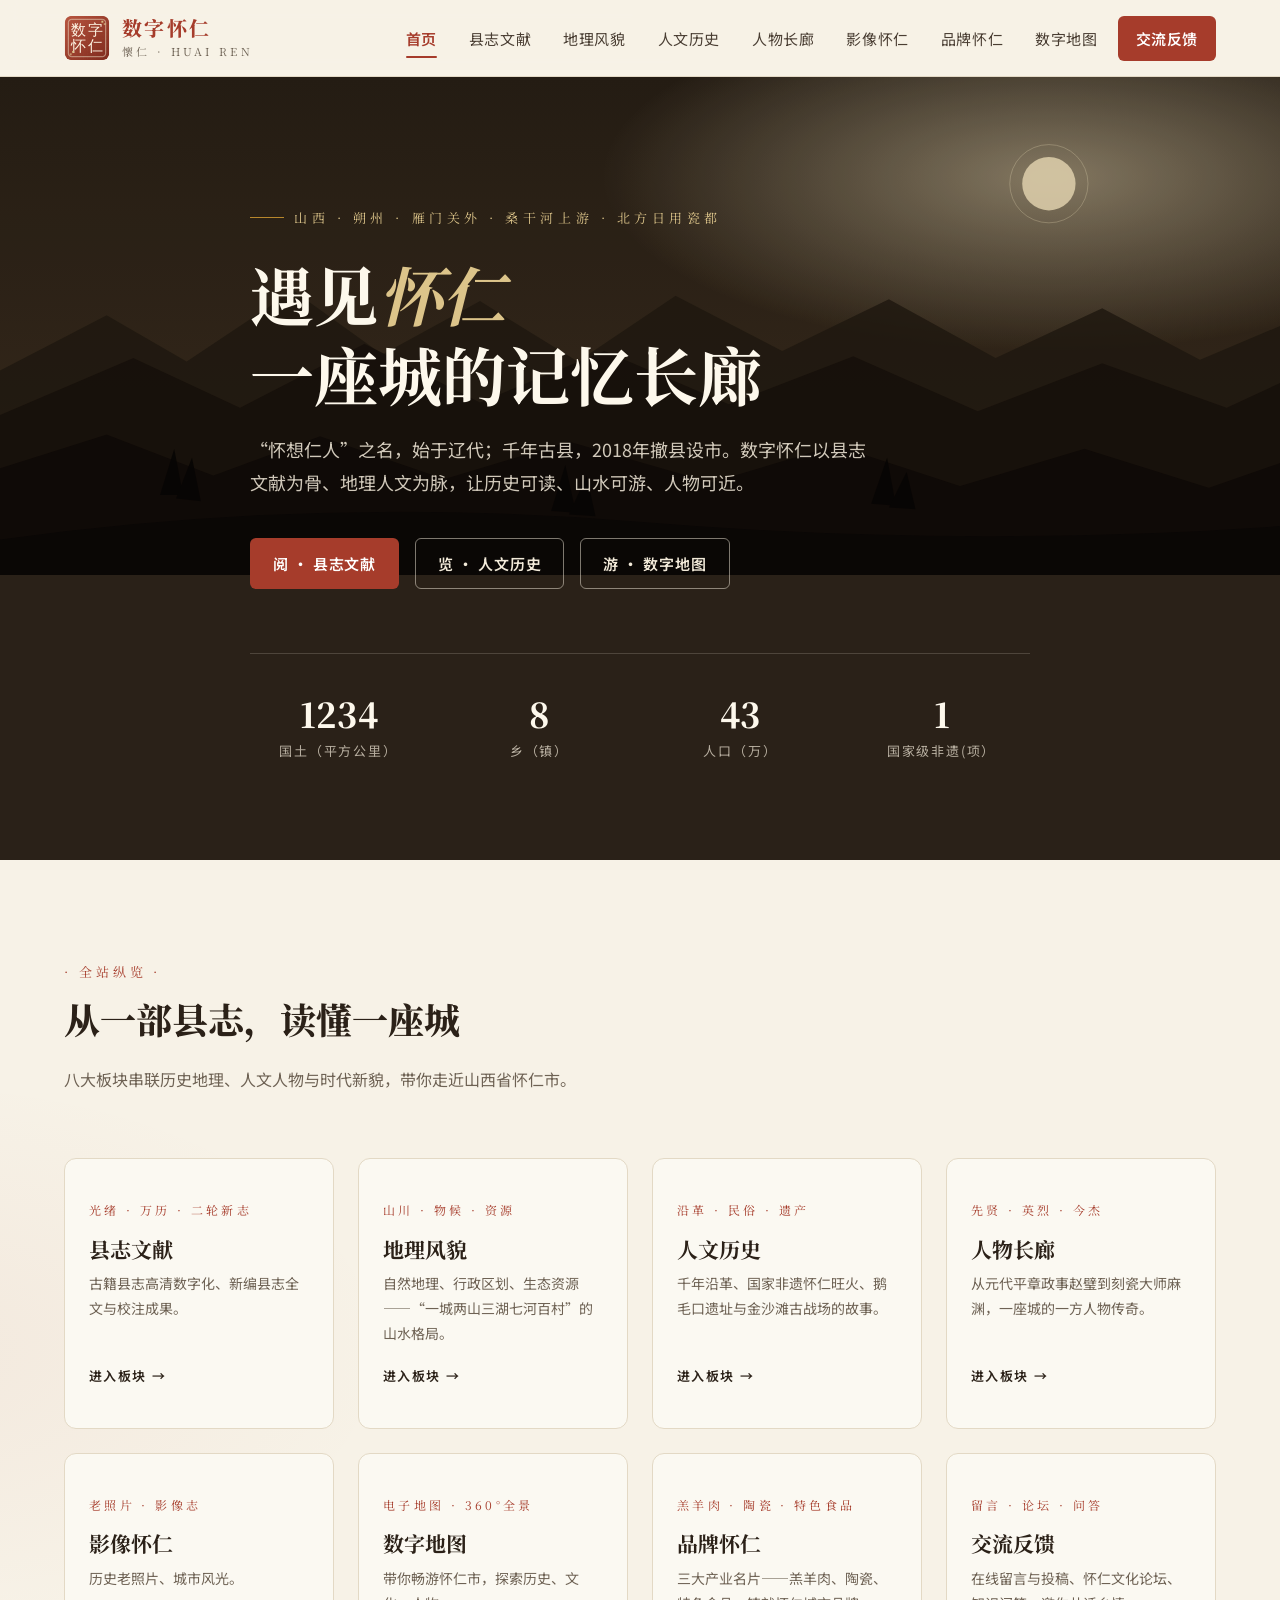
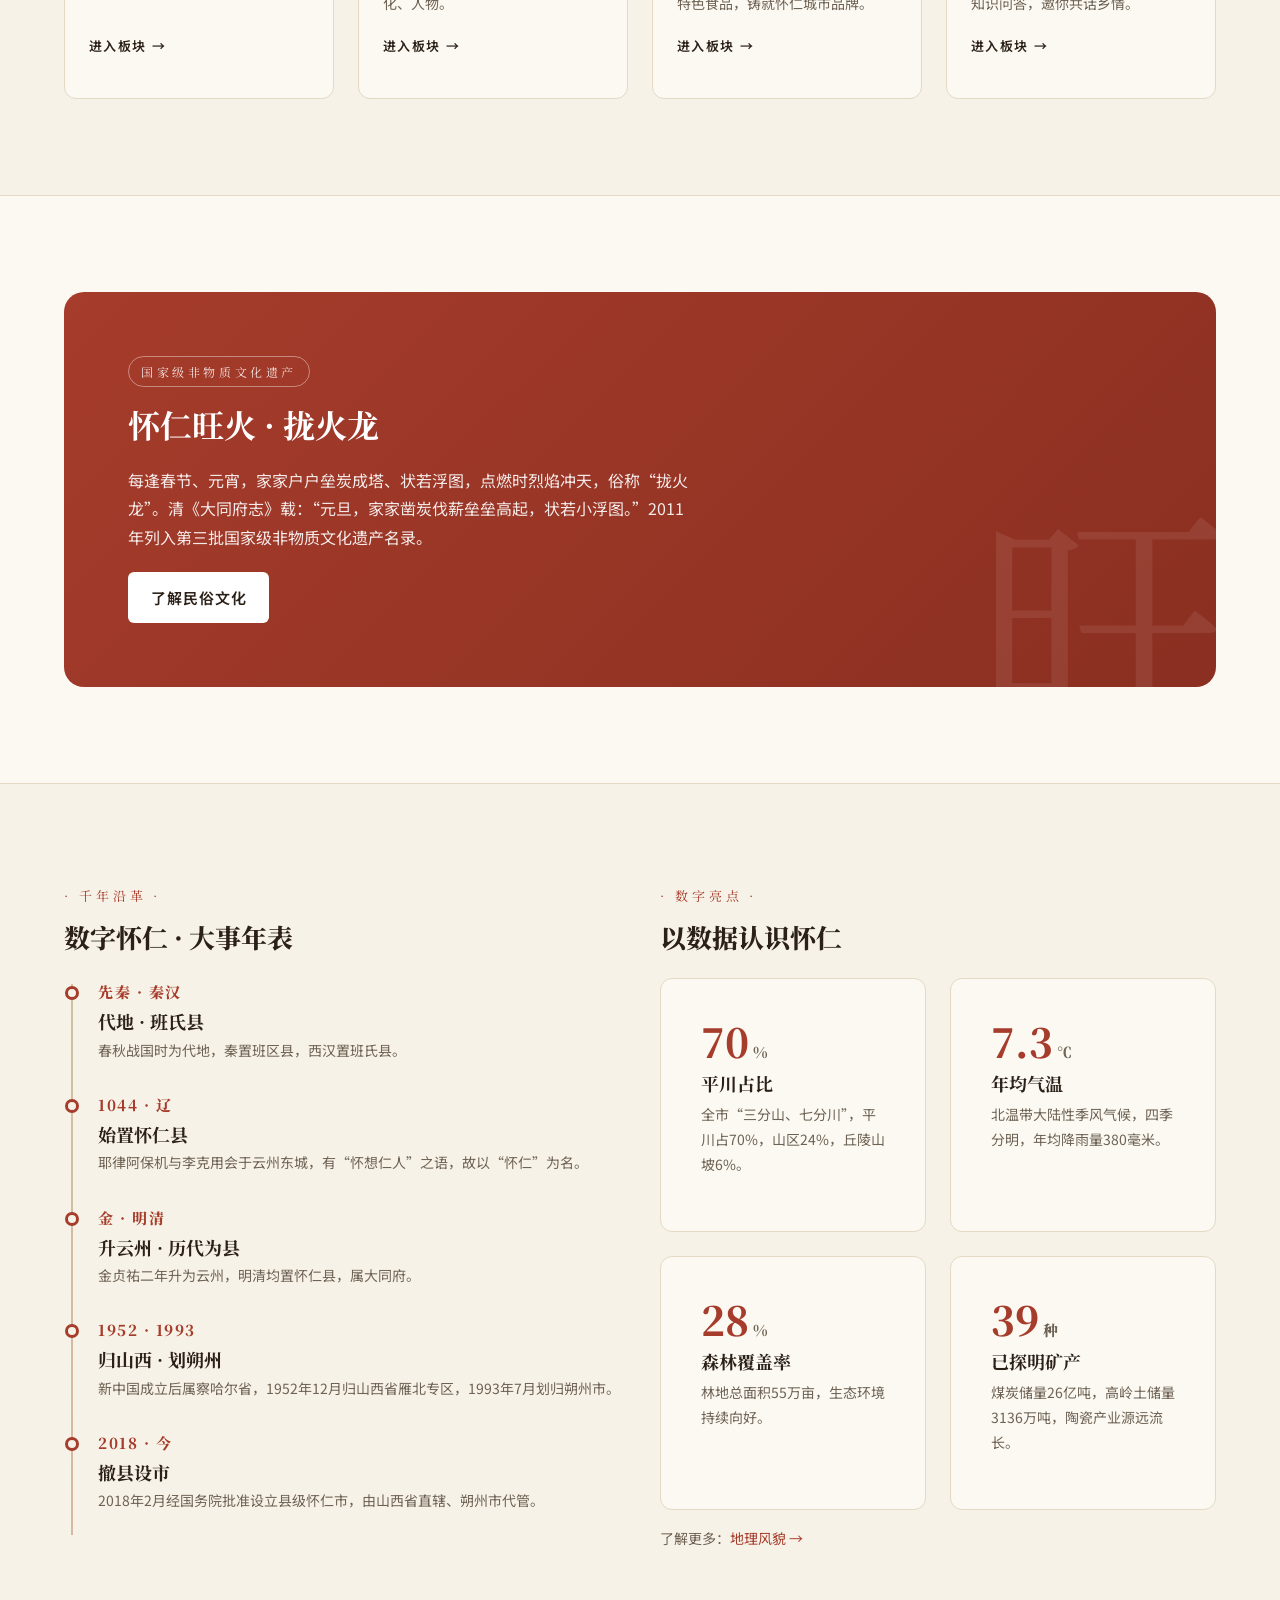
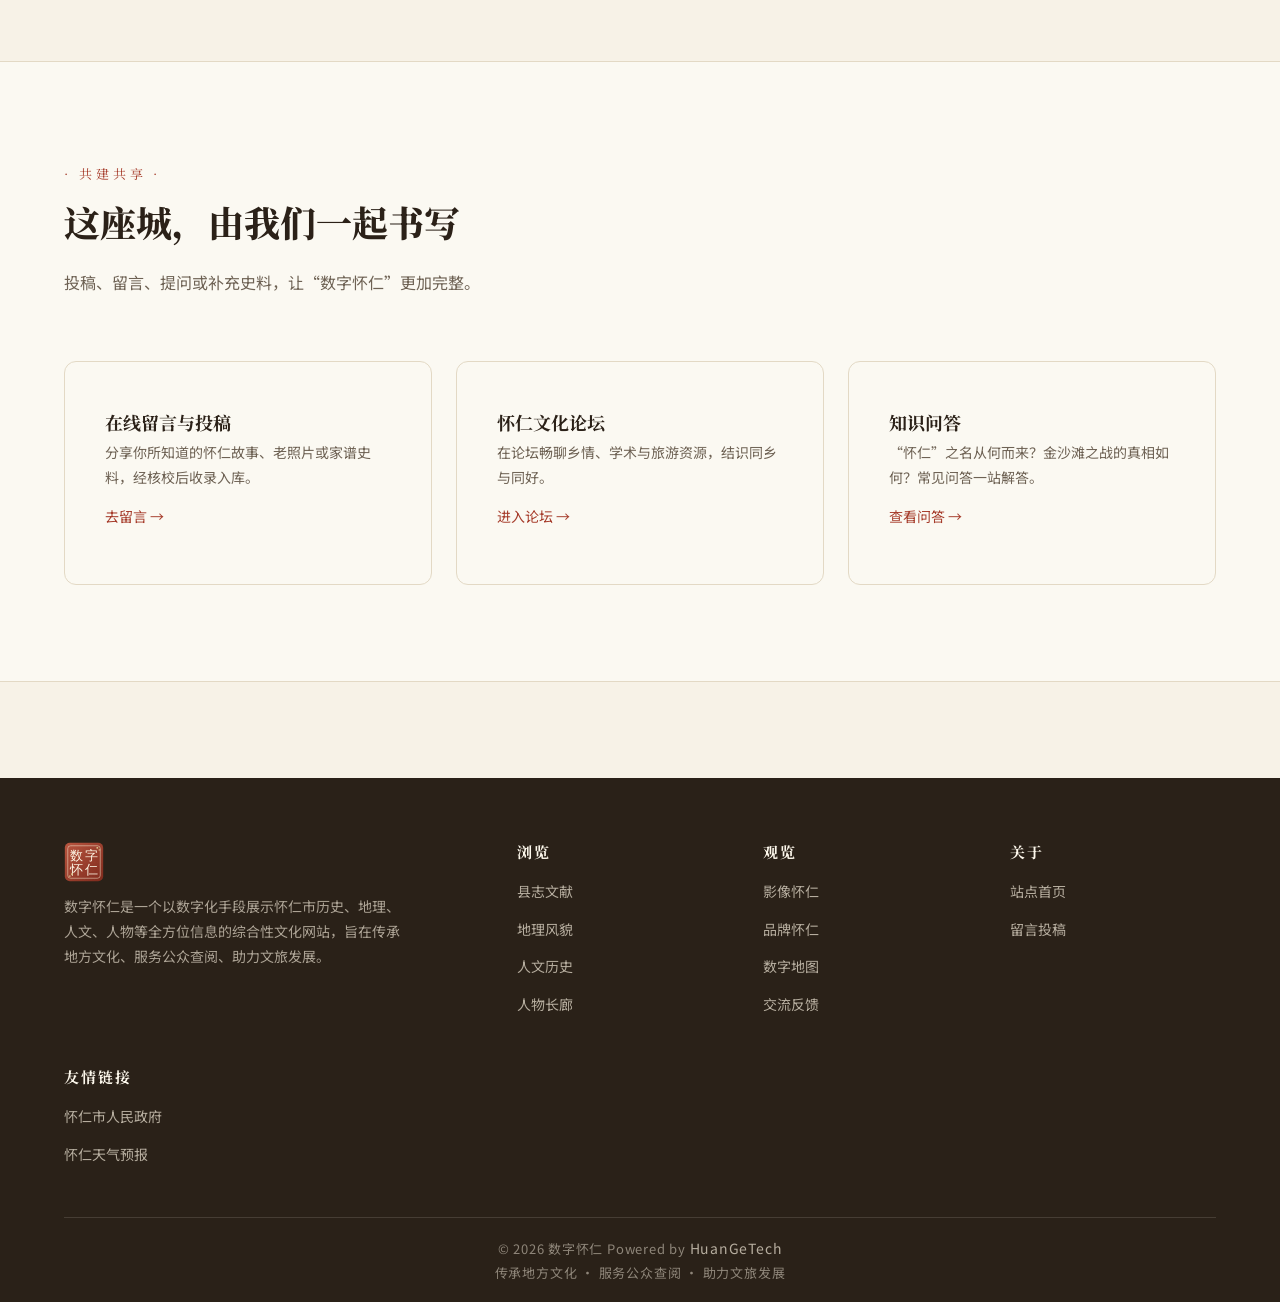
<file: index.html>
<!DOCTYPE html>
<html lang="zh-CN">
<head>
<meta charset="UTF-8">
<meta name="viewport" content="width=device-width, initial-scale=1.0">
<title>数字怀仁 · 一座城的记忆长廊</title>
<meta name="description" content="数字怀仁——以数字化手段展示山西省怀仁市历史、地理、人文、人物的综合性文化网站。">
<meta name="robots" content="index, follow, max-image-preview:large">
<meta name="author" content="HuanGeTech">
<meta name="keywords" content="怀仁,怀仁市,数字怀仁,怀仁县志,怀仁历史,怀仁地理,山西怀仁,雁门关外,怀仁旺火,金沙滩,桑干河,朔州">
<meta name="theme-color" content="#a63c2b">
<link rel="canonical" href="https://huairen.quickso.cn/">
<meta property="og:type" content="website">
<meta property="og:site_name" content="数字怀仁">
<meta property="og:locale" content="zh_CN">
<meta property="og:title" content="数字怀仁 · 一座城的记忆长廊">
<meta property="og:description" content="以县志文献为骨、地理人文为脉，让怀仁的历史可读、山水可游、人物可近。">
<meta property="og:url" content="https://huairen.quickso.cn/">
<meta property="og:image" content="https://huairen.quickso.cn/assets/logo-seal.svg">
<meta name="twitter:card" content="summary">
<meta name="twitter:title" content="数字怀仁 · 一座城的记忆长廊">
<meta name="twitter:description" content="以县志文献为骨、地理人文为脉，让怀仁的历史可读、山水可游、人物可近。">
<meta name="twitter:image" content="https://huairen.quickso.cn/assets/logo-seal.svg">
<script type="application/ld+json">
{
  "@context": "https://schema.org",
  "@graph": [
    {
      "@type": "WebSite",
      "@id": "https://huairen.quickso.cn/#website",
      "name": "数字怀仁",
      "url": "https://huairen.quickso.cn/",
      "inLanguage": "zh-CN",
      "description": "以数字化手段展示山西省怀仁市历史、地理、人文、人物等全方位信息的综合性文化网站。"
    },
    {
      "@type": "Organization",
      "@id": "https://huairen.quickso.cn/#organization",
      "name": "数字怀仁",
      "url": "https://huairen.quickso.cn/",
      "logo": "https://huairen.quickso.cn/assets/logo-seal.svg"
    }
  ]
}
</script>
<link rel="icon" href="assets/logo-seal.svg" type="image/svg+xml">
<link rel="preconnect" href="https://fonts.googleapis.com">
<link rel="preconnect" href="https://fonts.gstatic.com" crossorigin>
<link href="https://fonts.googleapis.com/css2?family=Noto+Sans+SC:wght@300;400;500;700&family=Noto+Serif+SC:wght@400;500;600;700;800&display=swap" rel="stylesheet">
<link rel="stylesheet" href="css/style.css">
</head>
<body>

<header class="site-header">
  <div class="container nav-inner">
    <a class="brand" href="index.html">
      <img class="brand-seal" src="assets/logo-seal.svg" alt="数字怀仁">
      <span class="brand-text">
        <span class="brand-title">数字怀仁</span><br>
        <span class="brand-sub">懷仁 · HUAI REN</span>
      </span>
    </a>
    <button class="nav-toggle" aria-label="打开菜单"><span></span><span></span><span></span></button>
    <nav class="nav">
      <a href="index.html" data-page="index.html">首页</a>
      <a href="zhixian.html" data-page="zhixian.html">县志文献</a>
      <a href="dili.html" data-page="dili.html">地理风貌</a>
      <a href="renwen.html" data-page="renwen.html">人文历史</a>
      <a href="renwu.html" data-page="renwu.html">人物长廊</a>
      <a href="yingxiang.html" data-page="yingxiang.html">影像怀仁</a>
      <a href="pinpai.html" data-page="pinpai.html">品牌怀仁</a>
      <a href="ditu.html" data-page="ditu.html">数字地图</a>
      <a class="nav-cta" href="hudong.html" data-page="hudong.html">交流反馈</a>
    </nav>
  </div>
</header>

<main>
  <!-- Hero -->
  <section class="hero">
    <img class="hero-art" src="assets/hero-ink.svg" alt="">
    <div class="container hero-content">
      <div class="hero-kicker" data-reveal>山西 · 朔州 · 雁门关外 · 桑干河上游 · 北方日用瓷都</div>
      <h1 data-reveal>遇见<em class="u-hl">怀仁</em><br>一座城的记忆长廊</h1>
      <p class="hero-lead" data-reveal>“怀想仁人”之名，始于辽代；千年古县，2018年撤县设市。数字怀仁以县志文献为骨、地理人文为脉，让历史可读、山水可游、人物可近。</p>
      <div class="hero-actions" data-reveal>
        <a class="btn btn-primary" href="zhixian.html">阅 · 县志文献</a>
        <a class="btn btn-outline-light" href="renwen.html">览 · 人文历史</a>
        <a class="btn btn-outline-light" href="ditu.html">游 · 数字地图</a>
      </div>
      <div class="hero-stats" data-reveal>
        <div class="hero-stat"><b>1234</b><span>国土（平方公里）</span></div>
        <div class="hero-stat"><b>8</b><span>乡（镇）</span></div>
        <div class="hero-stat"><b>43</b><span>人口（万）</span></div>
        <div class="hero-stat"><b>1</b><span>国家级非遗(项）</span></div>
      </div>
    </div>
  </section>

  <!-- 8 modules -->
  <section class="section">
    <div class="container">
      <div class="section-head" data-reveal>
        <span class="section-eyebrow">· 全站纵览 ·</span>
        <h2 class="section-title">从一部县志，读懂一座城</h2>
        <p class="section-sub">八大板块串联历史地理、人文人物与时代新貌，带你走近山西省怀仁市。</p>
      </div>
      <div class="mod-grid">
        <a class="mod-card" href="zhixian.html#guji" data-reveal>
          <span class="mod-tag">光绪 · 万历 · 二轮新志</span>
          <h3>县志文献</h3>
          <p>古籍县志高清数字化、新编县志全文与校注成果。</p>
          <span class="mod-more">进入板块</span>
        </a>
        <a class="mod-card" href="dili.html#ziran" data-reveal>
          <span class="mod-tag">山川 · 物候 · 资源</span>
          <h3>地理风貌</h3>
          <p>自然地理、行政区划、生态资源——“一城两山三湖七河百村”的山水格局。</p>
          <span class="mod-more">进入板块</span>
        </a>
        <a class="mod-card" href="renwen.html#yange" data-reveal>
          <span class="mod-tag">沿革 · 民俗 · 遗产</span>
          <h3>人文历史</h3>
          <p>千年沿革、国家非遗怀仁旺火、鹅毛口遗址与金沙滩古战场的故事。</p>
          <span class="mod-more">进入板块</span>
        </a>
        <a class="mod-card" href="renwu.html#gudai" data-reveal>
          <span class="mod-tag">先贤 · 英烈 · 今杰</span>
          <h3>人物长廊</h3>
          <p>从元代平章政事赵璧到刻瓷大师麻渊，一座城的一方人物传奇。</p>
          <span class="mod-more">进入板块</span>
        </a>
        <a class="mod-card" href="yingxiang.html" data-reveal>
          <span class="mod-tag">老照片 · 影像志</span>
          <h3>影像怀仁</h3>
          <p>历史老照片、城市风光。</p>
          <span class="mod-more">进入板块</span>
        </a>
        <a class="mod-card" href="ditu.html" data-reveal>
          <span class="mod-tag">电子地图 · 360°全景</span>
          <h3>数字地图</h3>
          <p>带你畅游怀仁市，探索历史、文化、人物。</p>
          <span class="mod-more">进入板块</span>
        </a>
        <a class="mod-card" href="pinpai.html" data-reveal>
          <span class="mod-tag">羔羊肉 · 陶瓷 · 特色食品</span>
          <h3>品牌怀仁</h3>
          <p>三大产业名片——羔羊肉、陶瓷、特色食品，铸就怀仁城市品牌。</p>
          <span class="mod-more">进入板块</span>
        </a>
        <a class="mod-card" href="hudong.html" data-reveal>
          <span class="mod-tag">留言 · 论坛 · 问答</span>
          <h3>交流反馈</h3>
          <p>在线留言与投稿、怀仁文化论坛、知识问答，邀你共话乡情。</p>
          <span class="mod-more">进入板块</span>
        </a>
      </div>
    </div>
  </section>

  <!-- Spotlight: 旺火 -->
  <section class="section section-paper">
    <div class="container">
      <div class="spot-banner" data-reveal>
        <span class="tag">国家级非物质文化遗产</span>
        <h2>怀仁旺火 · 拢火龙</h2>
        <p>每逢春节、元宵，家家户户垒炭成塔、状若浮图，点燃时烈焰冲天，俗称“拢火龙”。清《大同府志》载：“元旦，家家凿炭伐薪垒垒高起，状若小浮图。”2011年列入第三批国家级非物质文化遗产名录。</p>
        <div style="margin-top:20px">
          <a class="btn btn-ghost" href="renwen.html#minsu" style="background:#fff;border-color:transparent">了解民俗文化</a>
        </div>
      </div>
    </div>
  </section>

  <!-- Highlights: 数字怀仁大事记 / 数字亮点 -->
  <section class="section">
    <div class="container">
      <div class="kv-grid">
        <div data-reveal>
          <span class="section-eyebrow">· 千年沿革 ·</span>
          <h2 class="section-title" style="font-size:26px">数字怀仁 · 大事年表</h2>
          <ul class="timeline" style="margin-top:24px">
            <li>
              <span class="tl-year">先秦 · 秦汉</span>
              <span class="tl-title">代地 · 班氏县</span>
              <p>春秋战国时为代地，秦置班区县，西汉置班氏县。</p>
            </li>
            <li>
              <span class="tl-year">1044 · 辽</span>
              <span class="tl-title">始置怀仁县</span>
              <p>耶律阿保机与李克用会于云州东城，有“怀想仁人”之语，故以“怀仁”为名。</p>
            </li>
            <li>
              <span class="tl-year">金 · 明清</span>
              <span class="tl-title">升云州 · 历代为县</span>
              <p>金贞祐二年升为云州，明清均置怀仁县，属大同府。</p>
            </li>
            <li>
              <span class="tl-year">1952 · 1993</span>
              <span class="tl-title">归山西 · 划朔州</span>
              <p>新中国成立后属察哈尔省，1952年12月归山西省雁北专区，1993年7月划归朔州市。</p>
            </li>
            <li>
              <span class="tl-year">2018 · 今</span>
              <span class="tl-title">撤县设市</span>
              <p>2018年2月经国务院批准设立县级怀仁市，由山西省直辖、朔州市代管。</p>
            </li>
          </ul>
        </div>
        <div data-reveal>
          <span class="section-eyebrow">· 数字亮点 ·</span>
          <h2 class="section-title" style="font-size:26px">以数据认识怀仁</h2>
          <div class="cards-grid cols-2" style="margin-top:24px;display:grid">
            <div class="info-card">
              <div class="ic-num">70<small>%</small></div>
              <h3>平川占比</h3>
              <p>全市“三分山、七分川”，平川占70%，山区24%，丘陵山坡6%。</p>
            </div>
            <div class="info-card">
              <div class="ic-num">7.3<small>℃</small></div>
              <h3>年均气温</h3>
              <p>北温带大陆性季风气候，四季分明，年均降雨量380毫米。</p>
            </div>
            <div class="info-card">
              <div class="ic-num">28<small>%</small></div>
              <h3>森林覆盖率</h3>
              <p>林地总面积55万亩，生态环境持续向好。</p>
            </div>
            <div class="info-card">
              <div class="ic-num">39<small>种</small></div>
              <h3>已探明矿产</h3>
              <p>煤炭储量26亿吨，高岭土储量3136万吨，陶瓷产业源远流长。</p>
            </div>
          </div>
          <p style="color:var(--ink-3);font-size:14px;margin-top:16px">了解更多：<a href="dili.html">地理风貌 →</a></p>
        </div>
      </div>
    </div>
  </section>

  <!-- Get involved -->
  <section class="section section-paper">
    <div class="container">
      <div class="section-head" data-reveal>
        <span class="section-eyebrow">· 共建共享 ·</span>
        <h2 class="section-title">这座城，由我们一起书写</h2>
        <p class="section-sub">投稿、留言、提问或补充史料，让“数字怀仁”更加完整。</p>
      </div>
      <div class="cards-grid" data-reveal>
        <div class="info-card">
          <h3>在线留言与投稿</h3>
          <p>分享你所知道的怀仁故事、老照片或家谱史料，经核校后收录入库。</p>
          <p style="margin-top:12px"><a href="hudong.html#liuyan">去留言 →</a></p>
        </div>
        <div class="info-card">
          <h3>怀仁文化论坛</h3>
          <p>在论坛畅聊乡情、学术与旅游资源，结识同乡与同好。</p>
          <p style="margin-top:12px"><a href="hudong.html#luntan">进入论坛 →</a></p>
        </div>
        <div class="info-card">
          <h3>知识问答</h3>
          <p>“怀仁”之名从何而来？金沙滩之战的真相如何？常见问答一站解答。</p>
          <p style="margin-top:12px"><a href="hudong.html#wenda">查看问答 →</a></p>
        </div>
      </div>
    </div>
  </section>
</main>

<footer class="site-footer">
  <div class="container">
    <div class="foot-grid">
      <div class="foot-about">
        <img class="foot-seal" src="assets/logo-seal.svg" alt="数字怀仁">
        <p>数字怀仁是一个以数字化手段展示怀仁市历史、地理、人文、人物等全方位信息的综合性文化网站，旨在传承地方文化、服务公众查阅、助力文旅发展。</p>
      </div>
      <div>
        <h4>浏览</h4>
        <ul>
          <li><a href="zhixian.html">县志文献</a></li>
          <li><a href="dili.html">地理风貌</a></li>
          <li><a href="renwen.html">人文历史</a></li>
          <li><a href="renwu.html">人物长廊</a></li>
        </ul>
      </div>
      <div>
        <h4>观览</h4>
        <ul>
          <li><a href="yingxiang.html">影像怀仁</a></li>
          <li><a href="pinpai.html">品牌怀仁</a></li>
          <li><a href="ditu.html">数字地图</a></li>
          <li><a href="hudong.html">交流反馈</a></li>
        </ul>
      </div>
      <div>
        <h4>关于</h4>
        <ul>
          <li><a href="index.html">站点首页</a></li>
          <li><a href="hudong.html#liuyan">留言投稿</a></li>
        </ul>
      </div>
      <div>
        <h4>友情链接</h4>
        <ul>
          <li><a href="http://www.zghr.gov.cn/" target="_blank" rel="noopener">怀仁市人民政府</a></li>
          <li><a href="https://www.nmc.cn/publish/forecast/ASX/huairen.html" target="_blank" rel="noopener">怀仁天气预报</a></li>
        </ul>
      </div>
    </div>
    <div class="foot-bottom">
      © <span data-year>2026</span> 数字怀仁 Powered by <a href="https://huangetech.com">HuanGeTech</a> <br> 传承地方文化 · 服务公众查阅 · 助力文旅发展 
    </div>
  </div>
</footer>

<button class="to-top" aria-label="回到顶部">
  <svg width="18" height="18" viewBox="0 0 24 24" fill="none" stroke="currentColor" stroke-width="2" stroke-linecap="round" stroke-linejoin="round"><path d="M12 19V5M5 12l7-7 7 7"/></svg>
</button>

<script src="js/main.js"></script>
</body>
</html>
</file>
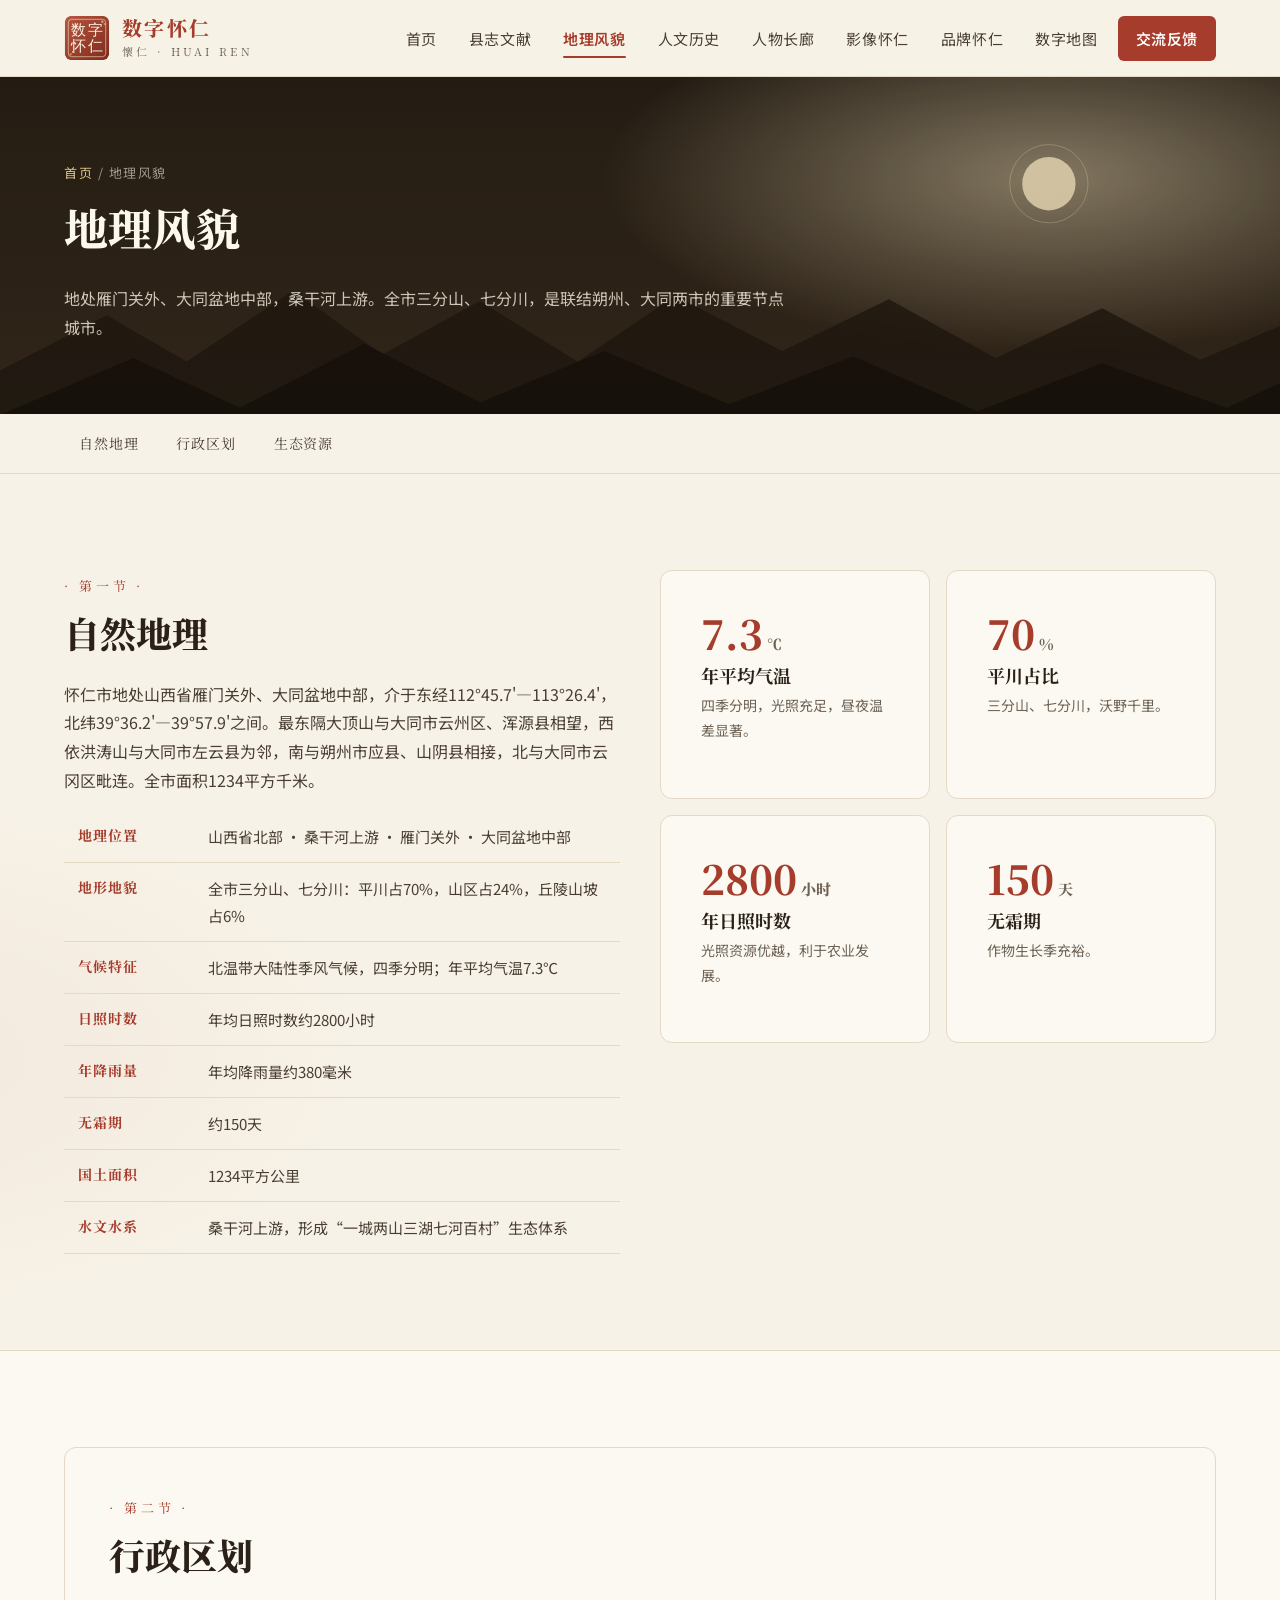
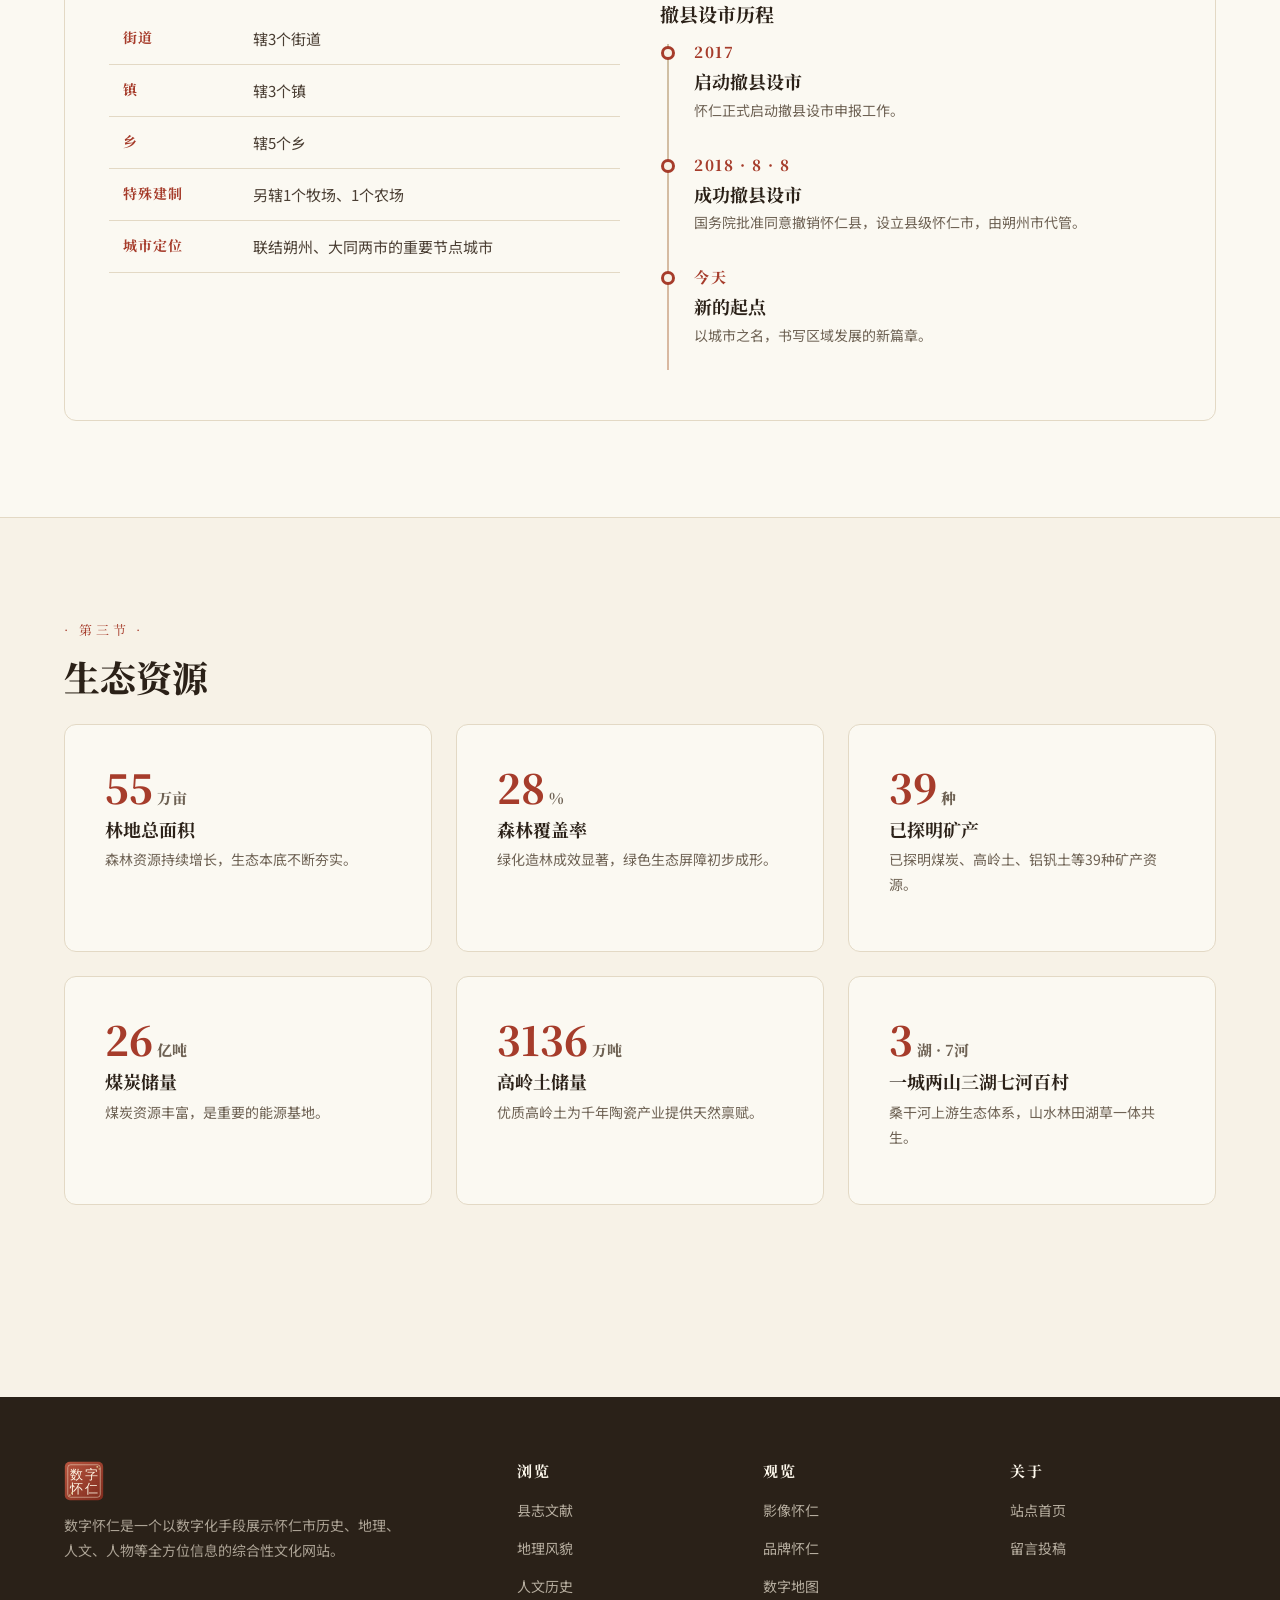
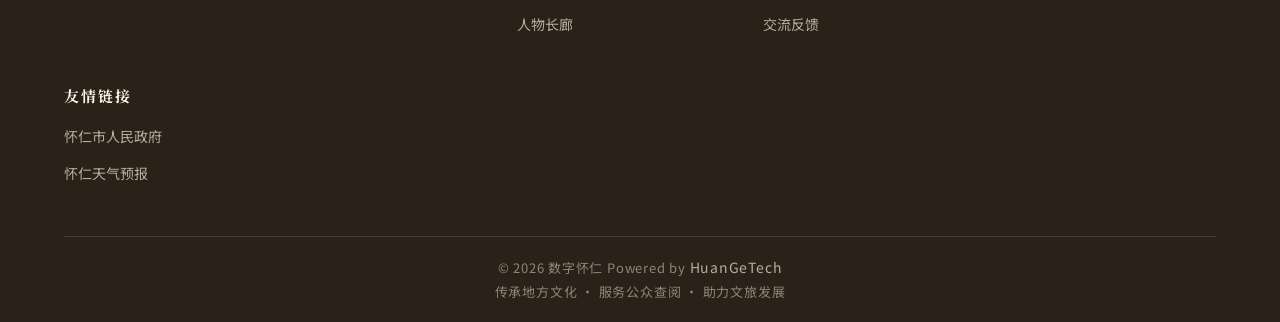
<file: dili.html>
<!DOCTYPE html>
<html lang="zh-CN">
<head>
<meta charset="UTF-8">
<meta name="viewport" content="width=device-width, initial-scale=1.0">
<title>地理风貌 · 数字怀仁</title>
<meta name="description" content="怀仁自然地理、行政区划与生态资源：一城两山三湖七河百村，三分山七分川的地理格局。">
<meta name="robots" content="index, follow, max-image-preview:large">
<meta name="author" content="HuanGeTech">
<meta name="keywords" content="怀仁地理,怀仁地貌,怀仁行政区划,怀仁生态,桑干河,雁门关外,大同盆地,怀仁撤县设市,数字怀仁">
<meta name="theme-color" content="#a63c2b">
<link rel="canonical" href="https://huairen.quickso.cn/dili.html">
<meta property="og:type" content="website">
<meta property="og:site_name" content="数字怀仁">
<meta property="og:locale" content="zh_CN">
<meta property="og:title" content="地理风貌 · 数字怀仁">
<meta property="og:description" content="地处雁门关外、大同盆地中部，桑干河上游。全市三分山、七分川，是联结朔州、大同两市的重要节点城市。">
<meta property="og:url" content="https://huairen.quickso.cn/dili.html">
<meta property="og:image" content="https://huairen.quickso.cn/assets/logo-seal.svg">
<meta name="twitter:card" content="summary">
<meta name="twitter:title" content="地理风貌 · 数字怀仁">
<meta name="twitter:description" content="一城两山三湖七河百村，三分山七分川——走进怀仁的自然地理与生态资源。">
<meta name="twitter:image" content="https://huairen.quickso.cn/assets/logo-seal.svg">
<script type="application/ld+json">
{
  "@context": "https://schema.org",
  "@graph": [
    {
      "@type": "WebSite",
      "@id": "https://huairen.quickso.cn/#website",
      "name": "数字怀仁",
      "url": "https://huairen.quickso.cn/",
      "inLanguage": "zh-CN"
    },
    {
      "@type": "BreadcrumbList",
      "@id": "https://huairen.quickso.cn/dili.html#breadcrumb",
      "itemListElement": [
        { "@type": "ListItem", "position": 1, "name": "首页", "item": "https://huairen.quickso.cn/" },
        { "@type": "ListItem", "position": 2, "name": "地理风貌", "item": "https://huairen.quickso.cn/dili.html" }
      ]
    }
  ]
}
</script>
<link rel="icon" href="assets/logo-seal.svg" type="image/svg+xml">
<link rel="preconnect" href="https://fonts.googleapis.com">
<link rel="preconnect" href="https://fonts.gstatic.com" crossorigin>
<link href="https://fonts.googleapis.com/css2?family=Noto+Sans+SC:wght@300;400;500;700&family=Noto+Serif+SC:wght@400;500;600;700;800&display=swap" rel="stylesheet">
<link rel="stylesheet" href="css/style.css">
</head>
<body>

<header class="site-header">
  <div class="container nav-inner">
    <a class="brand" href="index.html">
      <img class="brand-seal" src="assets/logo-seal.svg" alt="数字怀仁">
      <span class="brand-text">
        <span class="brand-title">数字怀仁</span><br>
        <span class="brand-sub">懷仁 · HUAI REN</span>
      </span>
    </a>
    <button class="nav-toggle" aria-label="打开菜单"><span></span><span></span><span></span></button>
    <nav class="nav">
      <a href="index.html" data-page="index.html">首页</a>
      <a href="zhixian.html" data-page="zhixian.html">县志文献</a>
      <a href="dili.html" data-page="dili.html">地理风貌</a>
      <a href="renwen.html" data-page="renwen.html">人文历史</a>
      <a href="renwu.html" data-page="renwu.html">人物长廊</a>
      <a href="yingxiang.html" data-page="yingxiang.html">影像怀仁</a>
      <a href="pinpai.html" data-page="pinpai.html">品牌怀仁</a>
      <a href="ditu.html" data-page="ditu.html">数字地图</a>
      <a class="nav-cta" href="hudong.html" data-page="hudong.html">交流反馈</a>
    </nav>
  </div>
</header>

<section class="page-hero">
  <img class="hero-art" src="assets/hero-ink.svg" alt="">
  <div class="container" style="position:relative">
    <p class="crumb"><a href="index.html">首页</a> / 地理风貌</p>
    <h1>地理风貌</h1>
    <p class="page-desc">地处雁门关外、大同盆地中部，桑干河上游。全市三分山、七分川，是联结朔州、大同两市的重要节点城市。</p>
  </div>
</section>

<nav class="sub-nav" aria-label="地理风貌子栏目">
  <div class="sub-nav-inner">
    <a href="#ziran">自然地理</a>
    <a href="#xingzheng">行政区划</a>
    <a href="#shengtai">生态资源</a>
  </div>
</nav>

<main>
  <!-- 自然地理 -->
  <section id="ziran" class="section">
    <div class="container">
      <div class="kv-grid">
        <div data-reveal>
          <span class="section-eyebrow">· 第一节 ·</span>
          <h2 class="section-title">自然地理</h2>
          <p style="color:var(--ink-2)">怀仁市地处山西省雁门关外、大同盆地中部，介于东经112°45.7'—113°26.4'，北纬39°36.2'—39°57.9'之间。最东隔大顶山与大同市云州区、浑源县相望，西依洪涛山与大同市左云县为邻，南与朔州市应县、山阴县相接，北与大同市云冈区毗连。全市面积1234平方千米。</p>
          <table class="kv-table" style="margin-top:16px">
            <tr><th>地理位置</th><td>山西省北部 · 桑干河上游 · 雁门关外 · 大同盆地中部</td></tr>
            <tr><th>地形地貌</th><td>全市三分山、七分川：平川占70%，山区占24%，丘陵山坡占6%</td></tr>
            <tr><th>气候特征</th><td>北温带大陆性季风气候，四季分明；年平均气温7.3℃</td></tr>
            <tr><th>日照时数</th><td>年均日照时数约2800小时</td></tr>
            <tr><th>年降雨量</th><td>年均降雨量约380毫米</td></tr>
            <tr><th>无霜期</th><td>约150天</td></tr>
            <tr><th>国土面积</th><td>1234平方公里</td></tr>
            <tr><th>水文水系</th><td>桑干河上游，形成“一城两山三湖七河百村”生态体系</td></tr>
          </table>
        </div>
        <div data-reveal>
          <div class="grid-2">
            <div class="info-card">
              <div class="ic-num">7.3<small>℃</small></div>
              <h3>年平均气温</h3>
              <p>四季分明，光照充足，昼夜温差显著。</p>
            </div>
            <div class="info-card">
              <div class="ic-num">70<small>%</small></div>
              <h3>平川占比</h3>
              <p>三分山、七分川，沃野千里。</p>
            </div>
            <div class="info-card">
              <div class="ic-num">2800<small>小时</small></div>
              <h3>年日照时数</h3>
              <p>光照资源优越，利于农业发展。</p>
            </div>
            <div class="info-card">
              <div class="ic-num">150<small>天</small></div>
              <h3>无霜期</h3>
              <p>作物生长季充裕。</p>
            </div>
          </div>
        </div>
      </div>
    </div>
  </section>

  <!-- 行政区划 -->
  <section id="xingzheng" class="section section-paper">
    <div class="container">
      <div class="article" data-reveal>
        <span class="section-eyebrow">· 第二节 ·</span>
        <h2 class="section-title">行政区划</h2>
        <div class="kv-grid" style="margin-top:20px">
          <div>
            <table class="kv-table">
              <tr><th>街道</th><td>辖3个街道</td></tr>
              <tr><th>镇</th><td>辖3个镇</td></tr>
              <tr><th>乡</th><td>辖5个乡</td></tr>
              <tr><th>特殊建制</th><td>另辖1个牧场、1个农场</td></tr>
              <tr><th>城市定位</th><td>联结朔州、大同两市的重要节点城市</td></tr>
            </table>
          </div>
          <div>
            <h3 style="font-size:19px">撤县设市历程</h3>
            <ul class="timeline">
              <li>
                <span class="tl-year">2017</span>
                <span class="tl-title">启动撤县设市</span>
                <p>怀仁正式启动撤县设市申报工作。</p>
              </li>
              <li>
                <span class="tl-year">2018 · 8 · 8</span>
                <span class="tl-title">成功撤县设市</span>
                <p>国务院批准同意撤销怀仁县，设立县级怀仁市，由朔州市代管。</p>
              </li>
              <li>
                <span class="tl-year">今天</span>
                <span class="tl-title">新的起点</span>
                <p>以城市之名，书写区域发展的新篇章。</p>
              </li>
            </ul>
          </div>
        </div>
      </div>
    </div>
  </section>

  <!-- 生态资源 -->
  <section id="shengtai" class="section">
    <div class="container">
      <span class="section-eyebrow" data-reveal>· 第三节 ·</span>
      <h2 class="section-title" data-reveal>生态资源</h2>
      <div class="cards-grid cols-3" style="margin-top:16px">
        <div class="info-card" data-reveal>
          <div class="ic-num">55<small>万亩</small></div>
          <h3>林地总面积</h3>
          <p>森林资源持续增长，生态本底不断夯实。</p>
        </div>
        <div class="info-card" data-reveal>
          <div class="ic-num">28<small>%</small></div>
          <h3>森林覆盖率</h3>
          <p>绿化造林成效显著，绿色生态屏障初步成形。</p>
        </div>
        <div class="info-card" data-reveal>
          <div class="ic-num">39<small>种</small></div>
          <h3>已探明矿产</h3>
          <p>已探明煤炭、高岭土、铝钒土等39种矿产资源。</p>
        </div>
        <div class="info-card" data-reveal>
          <div class="ic-num">26<small>亿吨</small></div>
          <h3>煤炭储量</h3>
          <p>煤炭资源丰富，是重要的能源基地。</p>
        </div>
        <div class="info-card" data-reveal>
          <div class="ic-num">3136<small>万吨</small></div>
          <h3>高岭土储量</h3>
          <p>优质高岭土为千年陶瓷产业提供天然禀赋。</p>
        </div>
        <div class="info-card" data-reveal>
          <div class="ic-num">3<small>湖 · 7河</small></div>
          <h3>一城两山三湖七河百村</h3>
          <p>桑干河上游生态体系，山水林田湖草一体共生。</p>
        </div>
      </div>
    </div>
  </section>
</main>

<footer class="site-footer">
  <div class="container">
    <div class="foot-grid">
      <div class="foot-about">
        <img class="foot-seal" src="assets/logo-seal.svg" alt="数字怀仁">
        <p>数字怀仁是一个以数字化手段展示怀仁市历史、地理、人文、人物等全方位信息的综合性文化网站。</p>
      </div>
      <div>
        <h4>浏览</h4>
        <ul>
          <li><a href="zhixian.html">县志文献</a></li>
          <li><a href="dili.html">地理风貌</a></li>
          <li><a href="renwen.html">人文历史</a></li>
          <li><a href="renwu.html">人物长廊</a></li>
        </ul>
      </div>
      <div>
        <h4>观览</h4>
        <ul>
          <li><a href="yingxiang.html">影像怀仁</a></li>
          <li><a href="pinpai.html">品牌怀仁</a></li>
          <li><a href="ditu.html">数字地图</a></li>
          <li><a href="hudong.html">交流反馈</a></li>
        </ul>
      </div>
      <div>
        <h4>关于</h4>
        <ul>
          <li><a href="index.html">站点首页</a></li>
          <li><a href="hudong.html#liuyan">留言投稿</a></li>
        </ul>
      </div>
      <div>
        <h4>友情链接</h4>
        <ul>
          <li><a href="http://www.zghr.gov.cn/" target="_blank" rel="noopener">怀仁市人民政府</a></li>
          <li><a href="https://www.nmc.cn/publish/forecast/ASX/huairen.html" target="_blank" rel="noopener">怀仁天气预报</a></li>
        </ul>
      </div>
    </div>
    <div class="foot-bottom">
       © <span data-year>2026</span> 数字怀仁 Powered by <a href="https://huangetech.com">HuanGeTech</a> <br> 传承地方文化 · 服务公众查阅 · 助力文旅发展 
    </div>
  </div>
</footer>

<button class="to-top" aria-label="回到顶部">
  <svg width="18" height="18" viewBox="0 0 24 24" fill="none" stroke="currentColor" stroke-width="2" stroke-linecap="round" stroke-linejoin="round"><path d="M12 19V5M5 12l7-7 7 7"/></svg>
</button>

<script src="js/main.js"></script>
</body>
</html>
</file>
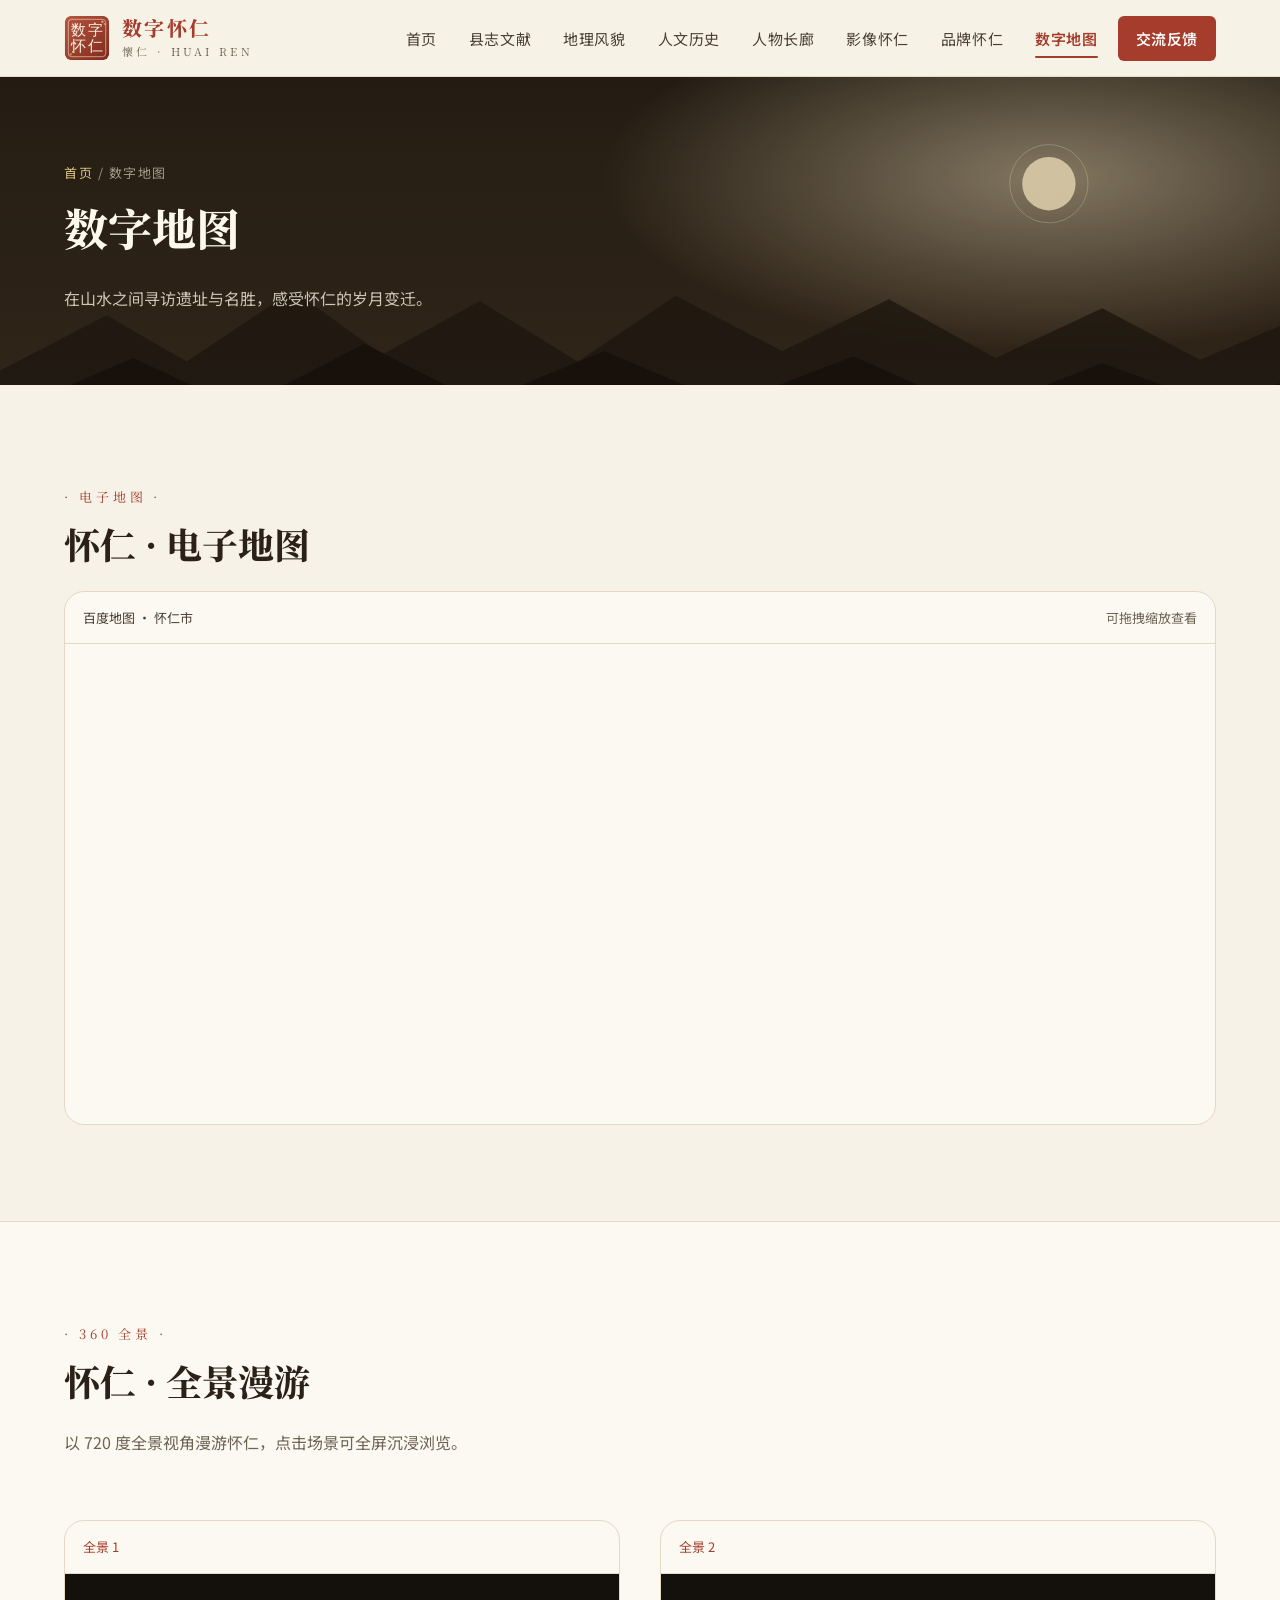
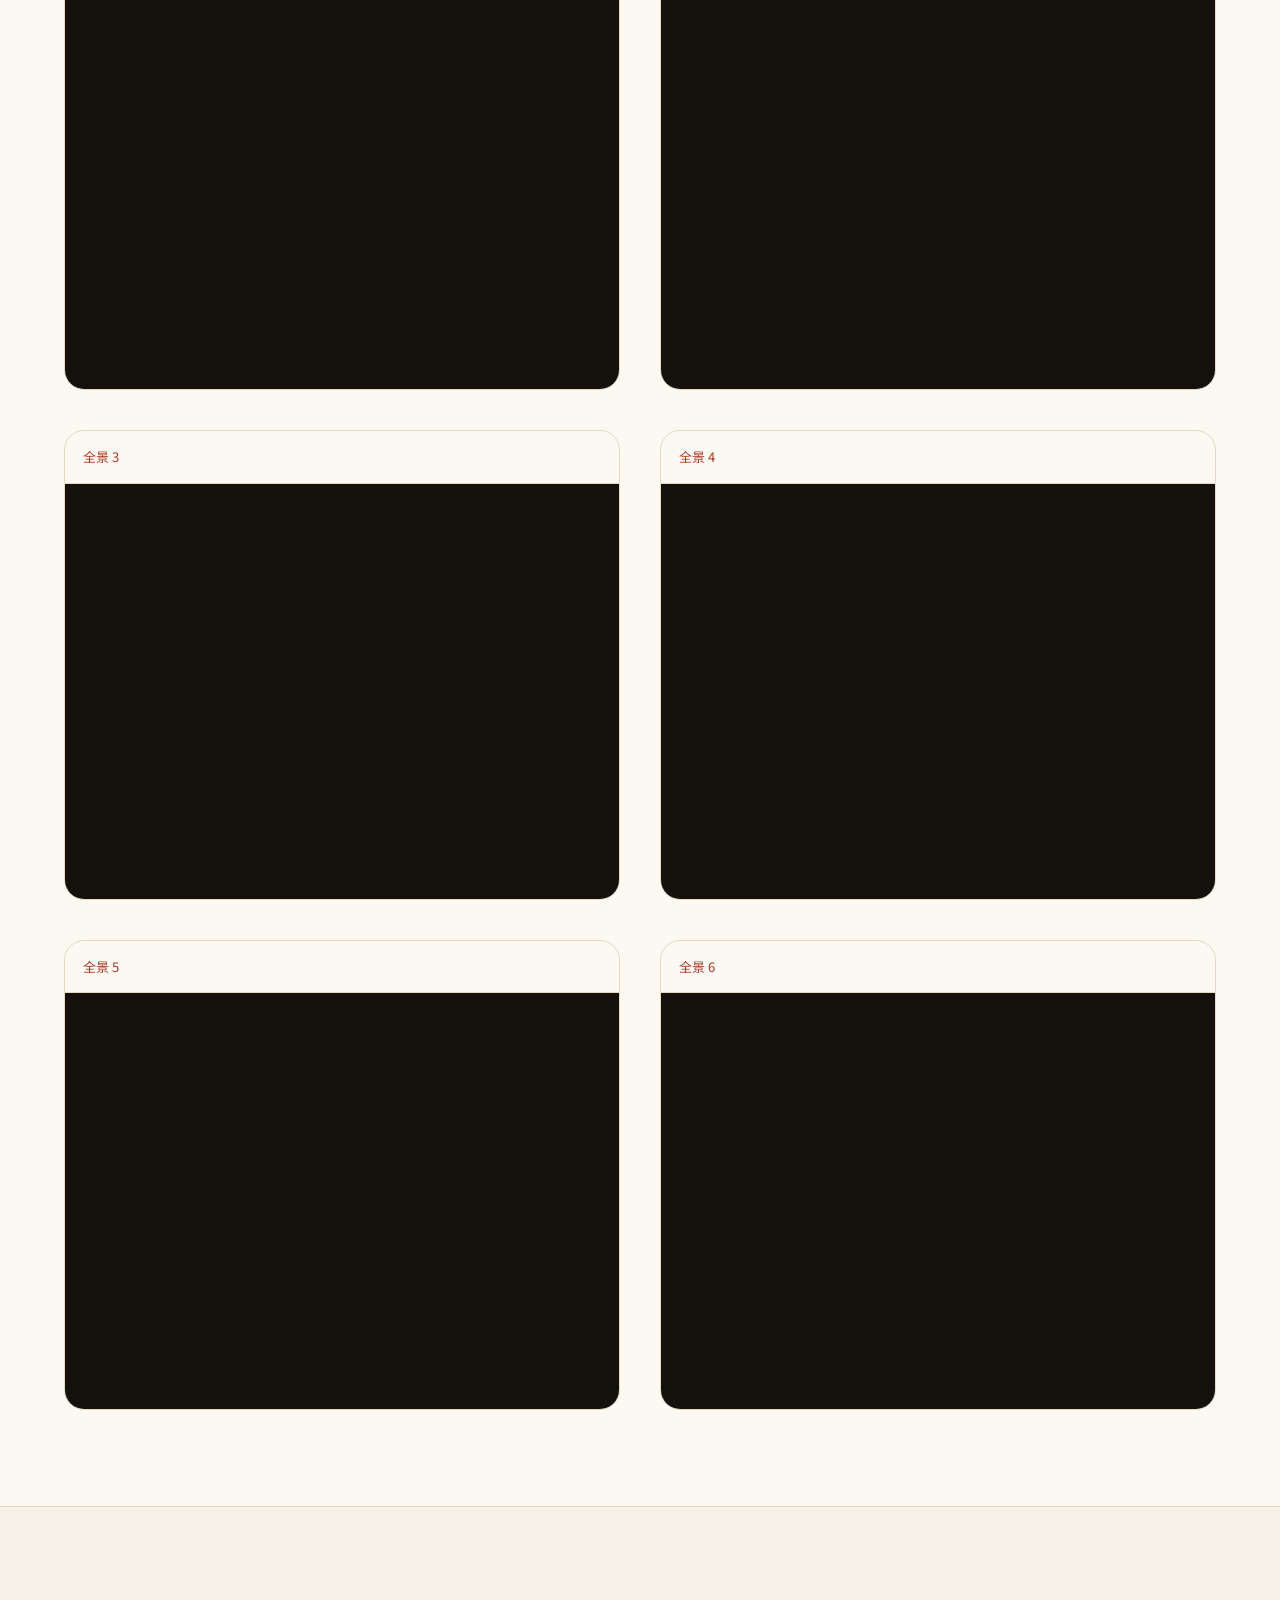
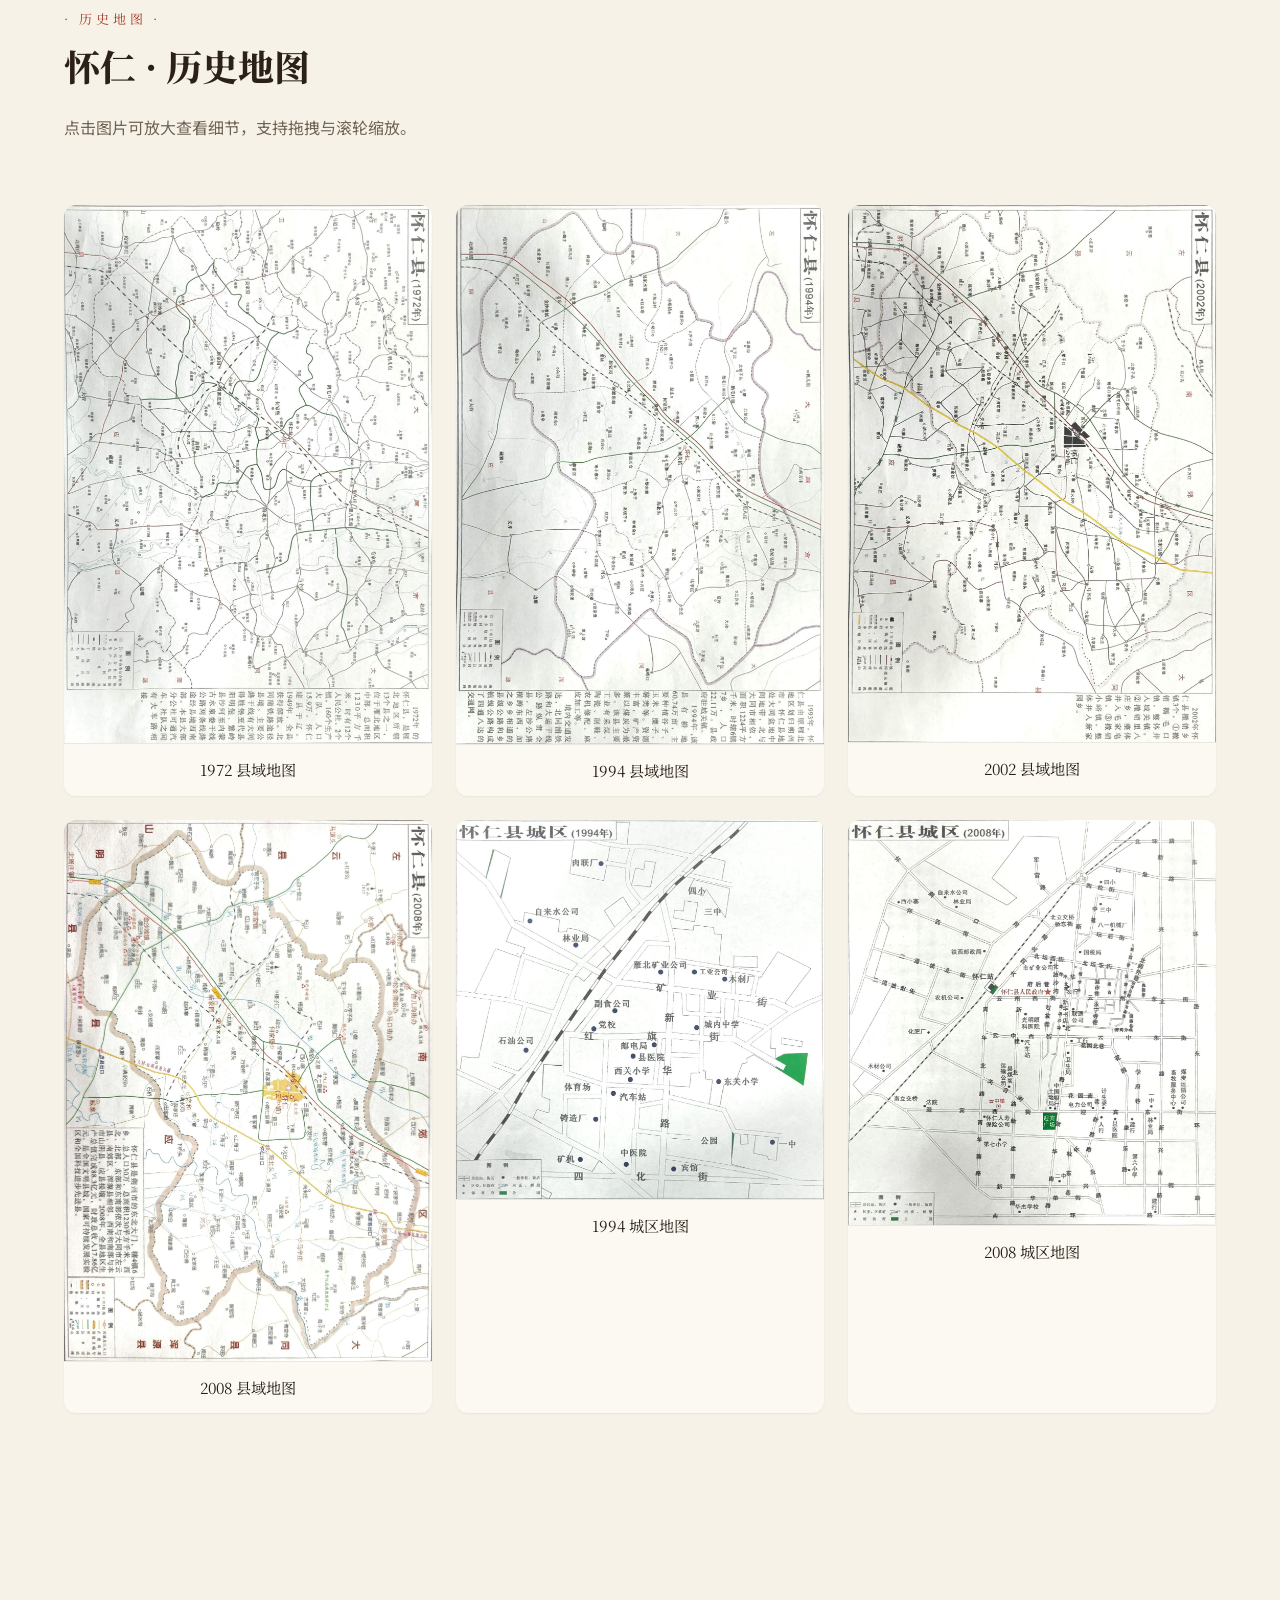
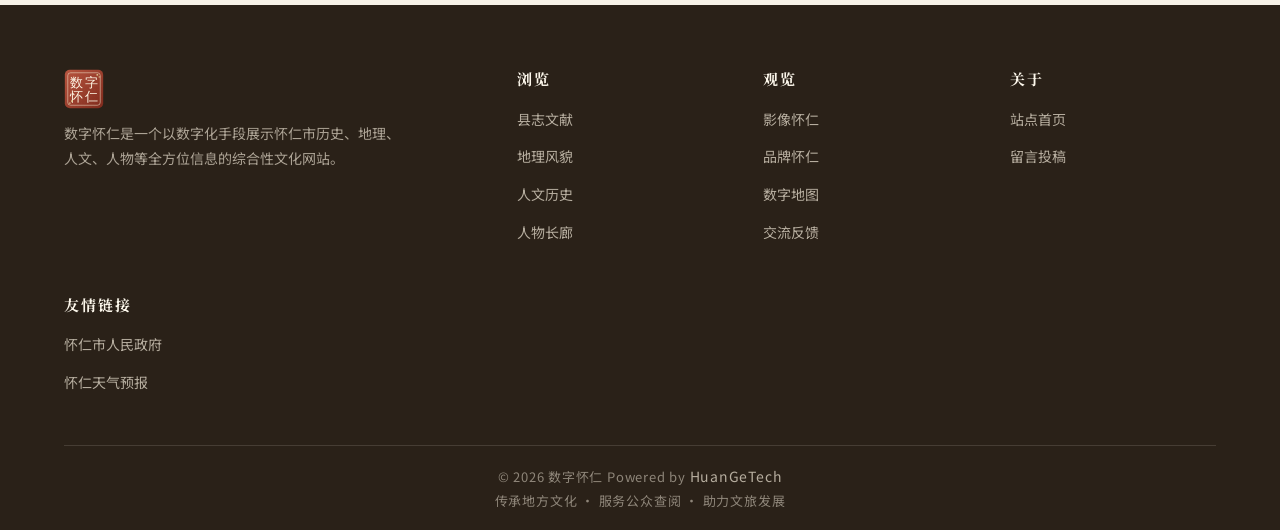
<file: ditu.html>
<!DOCTYPE html>
<html lang="zh-CN">
<head>
<meta charset="UTF-8">
<meta name="viewport" content="width=device-width, initial-scale=1.0">
<title>数字地图 · 数字怀仁</title>
<meta name="description" content="怀仁市电子地图，标注主要景点与遗址位置，并提供历史地图与720度全景漫游。">
<meta name="robots" content="index, follow, max-image-preview:large">
<meta name="author" content="HuanGeTech">
<meta name="keywords" content="怀仁地图,怀仁电子地图,怀仁全景,720度全景,怀仁景点,怀仁遗址,怀仁导航,数字怀仁">
<meta name="theme-color" content="#a63c2b">
<link rel="canonical" href="https://huairen.quickso.cn/ditu.html">
<meta property="og:type" content="website">
<meta property="og:site_name" content="数字怀仁">
<meta property="og:locale" content="zh_CN">
<meta property="og:title" content="数字地图 · 数字怀仁">
<meta property="og:description" content="在山水之间寻访遗址与名胜，感受怀仁的岁月变迁。">
<meta property="og:url" content="https://huairen.quickso.cn/ditu.html">
<meta property="og:image" content="https://huairen.quickso.cn/assets/logo-seal.svg">
<meta name="twitter:card" content="summary">
<meta name="twitter:title" content="数字地图 · 数字怀仁">
<meta name="twitter:description" content="怀仁电子地图、景点遗址标注与720度全景漫游。">
<meta name="twitter:image" content="https://huairen.quickso.cn/assets/logo-seal.svg">
<script type="application/ld+json">
{
  "@context": "https://schema.org",
  "@graph": [
    {
      "@type": "WebSite",
      "@id": "https://huairen.quickso.cn/#website",
      "name": "数字怀仁",
      "url": "https://huairen.quickso.cn/",
      "inLanguage": "zh-CN"
    },
    {
      "@type": "BreadcrumbList",
      "@id": "https://huairen.quickso.cn/ditu.html#breadcrumb",
      "itemListElement": [
        { "@type": "ListItem", "position": 1, "name": "首页", "item": "https://huairen.quickso.cn/" },
        { "@type": "ListItem", "position": 2, "name": "数字地图", "item": "https://huairen.quickso.cn/ditu.html" }
      ]
    }
  ]
}
</script>
<link rel="icon" href="assets/logo-seal.svg" type="image/svg+xml">
<link rel="preconnect" href="https://fonts.googleapis.com">
<link rel="preconnect" href="https://fonts.gstatic.com" crossorigin>
<link href="https://fonts.googleapis.com/css2?family=Noto+Sans+SC:wght@300;400;500;700&family=Noto+Serif+SC:wght@400;500;600;700;800&display=swap" rel="stylesheet">
<link rel="stylesheet" href="css/style.css">
<link rel="stylesheet" href="https://cdnjs.loli.net/ajax/libs/viewerjs/1.11.5/viewer.min.css">
<style>
  .map-wrap { position: relative; }
  .map-svg { background: #f3eddf; }
  .city-swatch {
    width: 16px; height: 16px; border-radius: 50%;
    background: var(--ink); box-shadow: 0 0 0 3px rgba(43,33,24,.14);
  }
  .oldmap-grid {
    display: grid;
    grid-template-columns: repeat(3, 1fr);
    gap: var(--space-3, 1.5rem);
  }
  .oldmap-card {
    background: var(--paper-2, #f8f4ec);
    border-radius: var(--radius-md, 12px);
    overflow: hidden;
    box-shadow: var(--shadow-sm, 0 2px 8px rgba(0,0,0,.08));
    transition: box-shadow .3s, transform .3s;
  }
  .oldmap-card:hover {
    box-shadow: var(--shadow-lg, 0 8px 24px rgba(0,0,0,.12));
    transform: translateY(-4px);
  }
  .oldmap-card img {
    width: 100%;
    display: block;
    cursor: zoom-in;
    min-height: 200px;
    object-fit: cover;
    background: var(--paper-dark, #ece5d5);
  }
  .oldmap-card .oldmap-caption {
    padding: .75rem 1rem;
    font-family: var(--font-serif, 'Noto Serif SC', serif);
    font-size: .95rem;
    color: var(--ink, #2b2118);
    text-align: center;
    border-top: 1px solid rgba(43,33,24,.08);
  }
  @media (max-width: 768px) {
    .oldmap-grid { grid-template-columns: repeat(2, 1fr); }
  }
  @media (max-width: 480px) {
    .oldmap-grid { grid-template-columns: 1fr; }
  }
</style>
</head>
<body>

<header class="site-header">
  <div class="container nav-inner">
    <a class="brand" href="index.html">
      <img class="brand-seal" src="assets/logo-seal.svg" alt="数字怀仁">
      <span class="brand-text">
        <span class="brand-title">数字怀仁</span><br>
        <span class="brand-sub">懷仁 · HUAI REN</span>
      </span>
    </a>
    <button class="nav-toggle" aria-label="打开菜单"><span></span><span></span><span></span></button>
    <nav class="nav">
      <a href="index.html" data-page="index.html">首页</a>
      <a href="zhixian.html" data-page="zhixian.html">县志文献</a>
      <a href="dili.html" data-page="dili.html">地理风貌</a>
      <a href="renwen.html" data-page="renwen.html">人文历史</a>
      <a href="renwu.html" data-page="renwu.html">人物长廊</a>
      <a href="yingxiang.html" data-page="yingxiang.html">影像怀仁</a>
      <a href="pinpai.html" data-page="pinpai.html">品牌怀仁</a>
      <a href="ditu.html" data-page="ditu.html">数字地图</a>
      <a class="nav-cta" href="hudong.html" data-page="hudong.html">交流反馈</a>
    </nav>
  </div>
</header>

<section class="page-hero">
  <img class="hero-art" src="assets/hero-ink.svg" alt="">
  <div class="container" style="position:relative">
    <p class="crumb"><a href="index.html">首页</a> / 数字地图</p>
    <h1>数字地图</h1>
    <p class="page-desc">在山水之间寻访遗址与名胜，感受怀仁的岁月变迁。</p>
  </div>
</section>

<main>
  <!-- 电子地图 -->
  <section class="section">
    <div class="container">
      <span class="section-eyebrow" data-reveal>· 电子地图 ·</span>
      <h2 class="section-title" data-reveal>怀仁 · 电子地图</h2>
      <div class="map-shell" data-reveal>
        <div class="map-legend">
          <span class="lg-item">百度地图 · 怀仁市</span>
          <span style="margin-left:auto;color:var(--ink-3)">可拖拽缩放查看</span>
        </div>
        <div class="map-wrap">
          <iframe class="map-frame" src="https://map.baidu.com/@12583854.7243766,4808158.64,11.09z?width=100%&height=480&text=!3m1!1e3!4b1!4d113.100000!4e39.830000!5m1!1e1&src=6" allowfullscreen loading="lazy" title="怀仁市百度地图"></iframe>
        </div>
      </div>
    </div>
  </section>

  <!-- 360全景 -->
  <section class="section section-paper">
    <div class="container">
      <div class="section-head" data-reveal>
        <span class="section-eyebrow">· 360 全景 ·</span>
        <h2 class="section-title">怀仁 · 全景漫游</h2>
        <p class="section-sub">以 720 度全景视角漫游怀仁，点击场景可全屏沉浸浏览。</p>
      </div>
      <div class="kv-grid">
        <div class="map-shell" data-reveal>
          <div class="map-legend"><span class="lg-item" style="color:var(--vermilion)">全景 1</span></div>
          <div class="pano-wrap">
            <iframe class="pano-frame" src="https://www.720yun.com/t/9e92dqa5myw" allowfullscreen="true" webkitallowfullscreen="true" mozallowfullscreen="true" msallowfullscreen="true" loading="lazy" title="怀仁全景漫游 1"></iframe>
          </div>
        </div>
        <div class="map-shell" data-reveal>
          <div class="map-legend"><span class="lg-item" style="color:var(--vermilion)">全景 2</span></div>
          <div class="pano-wrap">
            <iframe class="pano-frame" src="https://www.720yun.com/t/d3d2bqa6als" allowfullscreen="true" webkitallowfullscreen="true" mozallowfullscreen="true" msallowfullscreen="true" loading="lazy" title="怀仁全景漫游 2"></iframe>
          </div>
        </div>
        <div class="map-shell" data-reveal>
          <div class="map-legend"><span class="lg-item" style="color:var(--vermilion)">全景 3</span></div>
          <div class="pano-wrap">
            <iframe class="pano-frame" src="https://www.720yun.com/t/c1f2eczguca" allowfullscreen="true" webkitallowfullscreen="true" mozallowfullscreen="true" msallowfullscreen="true" loading="lazy" title="怀仁全景漫游 3"></iframe>
          </div>
        </div>
        <div class="map-shell" data-reveal>
          <div class="map-legend"><span class="lg-item" style="color:var(--vermilion)">全景 4</span></div>
          <div class="pano-wrap">
            <iframe class="pano-frame" src="https://www.720yun.com/t/13c23ca8ytf" allowfullscreen="true" webkitallowfullscreen="true" mozallowfullscreen="true" msallowfullscreen="true" loading="lazy" title="怀仁全景漫游 4"></iframe>
          </div>
        </div>
        <div class="map-shell" data-reveal>
          <div class="map-legend"><span class="lg-item" style="color:var(--vermilion)">全景 5</span></div>
          <div class="pano-wrap">
            <iframe class="pano-frame" src="https://www.720yun.com/t/d71jezkneu3" allowfullscreen="true" webkitallowfullscreen="true" mozallowfullscreen="true" msallowfullscreen="true" loading="lazy" title="怀仁全景漫游 5"></iframe>
          </div>
        </div>
        <div class="map-shell" data-reveal>
          <div class="map-legend"><span class="lg-item" style="color:var(--vermilion)">全景 6</span></div>
          <div class="pano-wrap">
            <iframe class="pano-frame" src="https://www.720yun.com/vr/f35j50tn5n8" allowfullscreen="true" webkitallowfullscreen="true" mozallowfullscreen="true" msallowfullscreen="true" loading="lazy" title="怀仁全景漫游 6"></iframe>
          </div>
        </div>
      </div>
    </div>
  </section>

  <!-- 历史地图 -->
  <section class="section">
    <div class="container">
      <div class="section-head" data-reveal>
        <span class="section-eyebrow">· 历史地图 ·</span>
        <h2 class="section-title">怀仁 · 历史地图</h2>
        <p class="section-sub">点击图片可放大查看细节，支持拖拽与滚轮缩放。</p>
      </div>
      <div class="oldmap-grid" id="oldmap-grid" data-reveal>
        <div class="oldmap-card"><img src="img/oldmap/0.png" alt="历史地图 1"><div class="oldmap-caption">1972 县域地图</div></div>
        <div class="oldmap-card"><img src="img/oldmap/1.png" alt="历史地图 2"><div class="oldmap-caption">1994 县域地图</div></div>
        <div class="oldmap-card"><img src="img/oldmap/2.png" alt="历史地图 3"><div class="oldmap-caption">2002 县域地图</div></div>
        <div class="oldmap-card"><img src="img/oldmap/3.png" alt="历史地图 4"><div class="oldmap-caption">2008 县域地图</div></div>
        <div class="oldmap-card"><img src="img/oldmap/4.png" alt="历史地图 5"><div class="oldmap-caption">1994 城区地图</div></div>
        <div class="oldmap-card"><img src="img/oldmap/5.png" alt="历史地图 6"><div class="oldmap-caption">2008 城区地图</div></div>
      </div>
    </div>
  </section>
</main>

<footer class="site-footer">
  <div class="container">
    <div class="foot-grid">
      <div class="foot-about">
        <img class="foot-seal" src="assets/logo-seal.svg" alt="数字怀仁">
        <p>数字怀仁是一个以数字化手段展示怀仁市历史、地理、人文、人物等全方位信息的综合性文化网站。</p>
      </div>
      <div>
        <h4>浏览</h4>
        <ul>
          <li><a href="zhixian.html">县志文献</a></li>
          <li><a href="dili.html">地理风貌</a></li>
          <li><a href="renwen.html">人文历史</a></li>
          <li><a href="renwu.html">人物长廊</a></li>
        </ul>
      </div>
      <div>
        <h4>观览</h4>
        <ul>
          <li><a href="yingxiang.html">影像怀仁</a></li>
          <li><a href="pinpai.html">品牌怀仁</a></li>
          <li><a href="ditu.html">数字地图</a></li>
          <li><a href="hudong.html">交流反馈</a></li>
        </ul>
      </div>
      <div>
        <h4>关于</h4>
        <ul>
          <li><a href="index.html">站点首页</a></li>
          <li><a href="hudong.html#liuyan">留言投稿</a></li>
        </ul>
      </div>
      <div>
        <h4>友情链接</h4>
        <ul>
          <li><a href="http://www.zghr.gov.cn/" target="_blank" rel="noopener">怀仁市人民政府</a></li>
          <li><a href="https://www.nmc.cn/publish/forecast/ASX/huairen.html" target="_blank" rel="noopener">怀仁天气预报</a></li>
        </ul>
      </div>
    </div>
    <div class="foot-bottom">
       © <span data-year>2026</span> 数字怀仁 Powered by <a href="https://huangetech.com">HuanGeTech</a> <br> 传承地方文化 · 服务公众查阅 · 助力文旅发展 
    </div>
  </div>
</footer>

<button class="to-top" aria-label="回到顶部">
  <svg width="18" height="18" viewBox="0 0 24 24" fill="none" stroke="currentColor" stroke-width="2" stroke-linecap="round" stroke-linejoin="round"><path d="M12 19V5M5 12l7-7 7 7"/></svg>
</button>

<script src="js/main.js"></script>
<script src="https://cdnjs.loli.net/ajax/libs/viewerjs/1.11.5/viewer.min.js"></script>
<script>
  (function () {
    var grid = document.getElementById('oldmap-grid');
    if (grid) {
      new Viewer(grid, {
        toolbar: true,
        navbar: 1,
        title: false,
        tooltip: true,
        zoomable: true,
        scalable: true,
        rotatable: true,
        transition: true
      });
    }
  })();
</script>
</body>
</html>
</file>
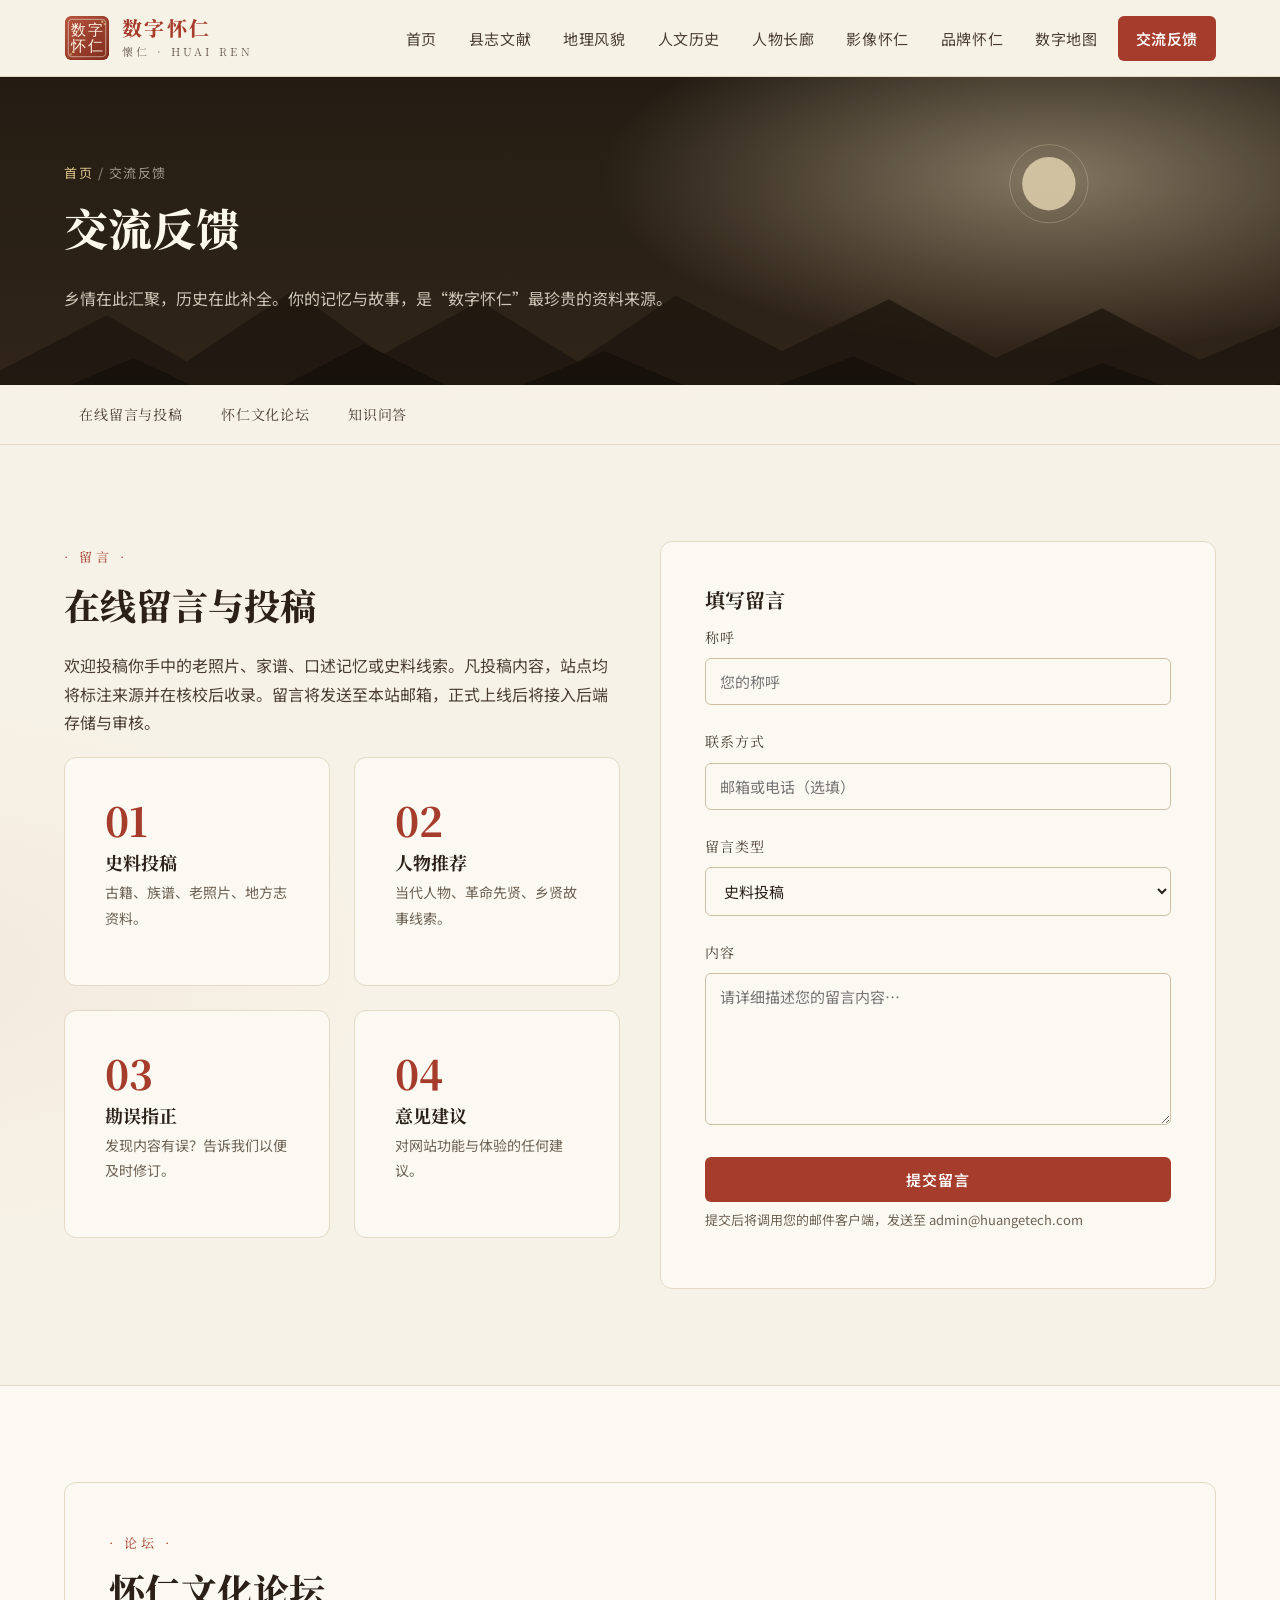
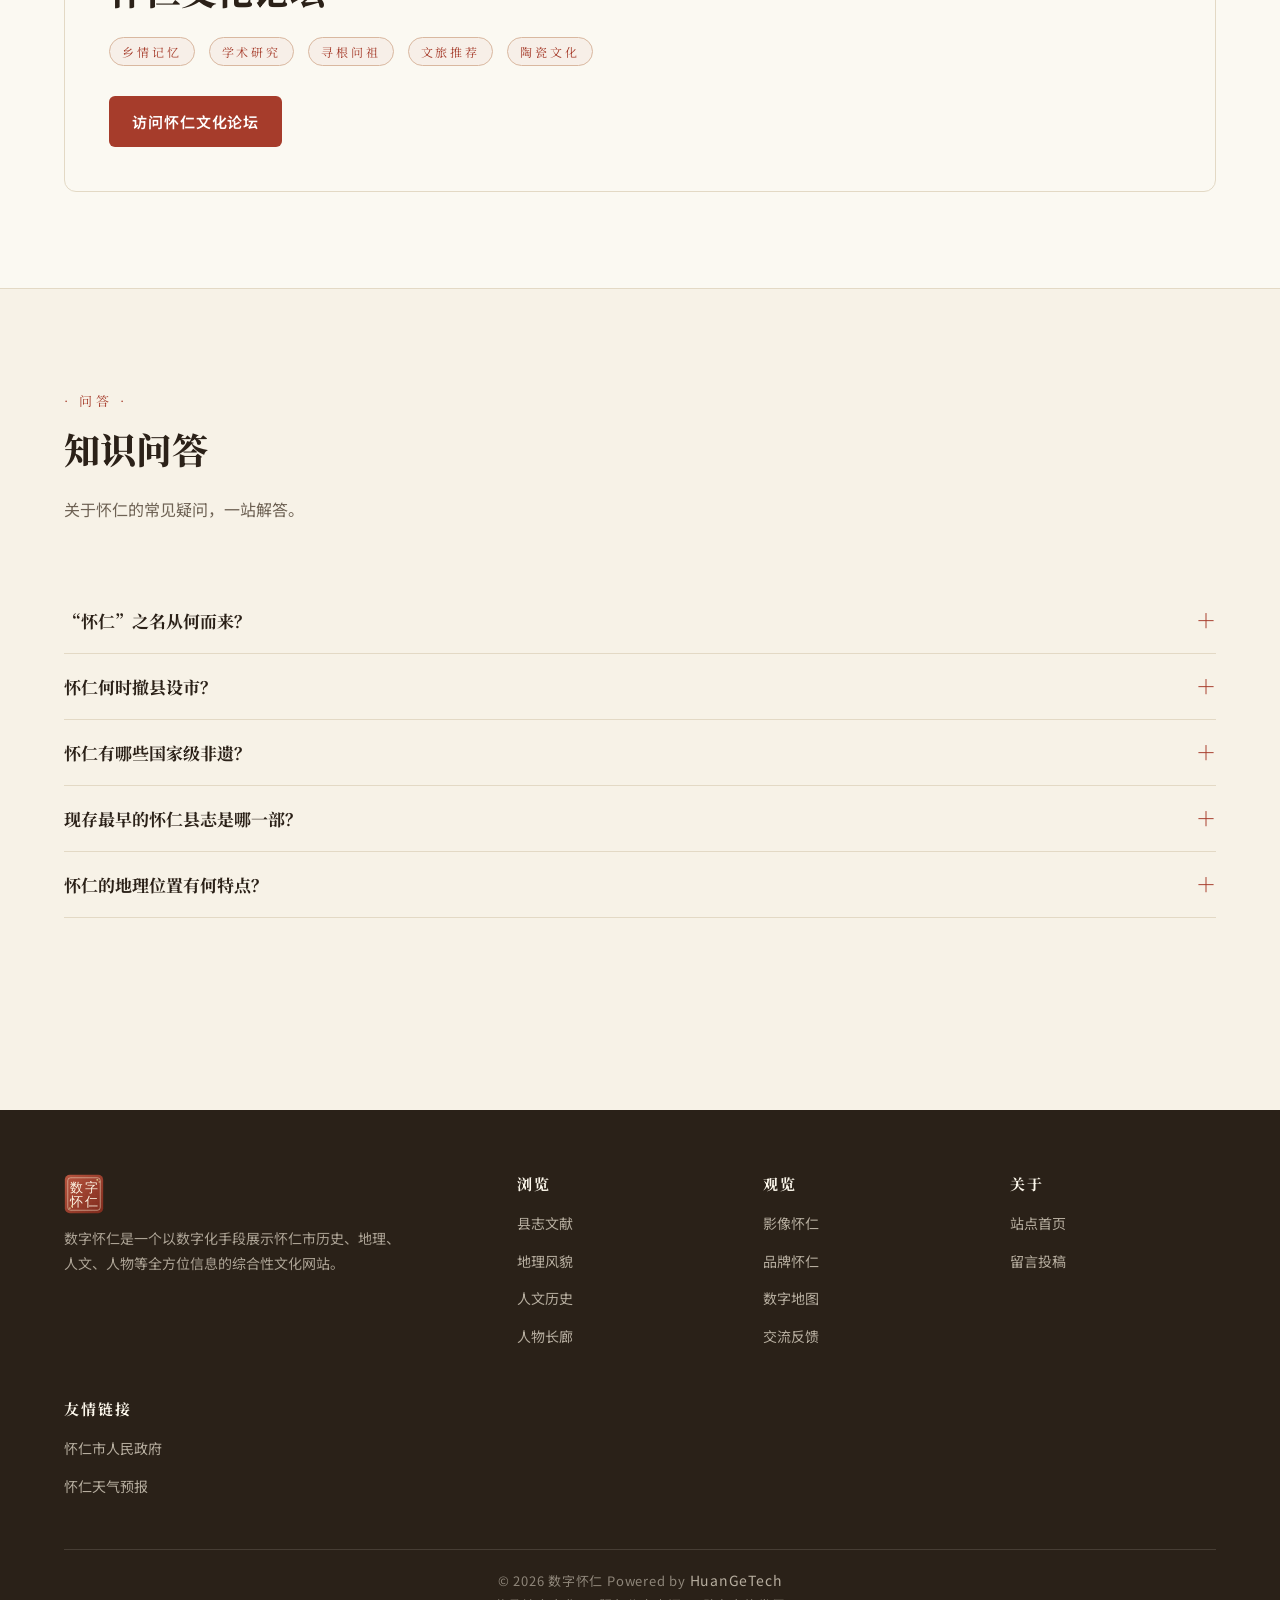
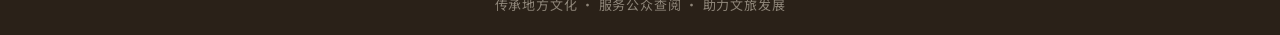
<file: hudong.html>
<!DOCTYPE html>
<html lang="zh-CN">
<head>
<meta charset="UTF-8">
<meta name="viewport" content="width=device-width, initial-scale=1.0">
<title>交流反馈 · 数字怀仁</title>
<meta name="description" content="在线留言与投稿、怀仁文化论坛、知识问答——邀你共话怀仁。">
<meta name="robots" content="index, follow, max-image-preview:large">
<meta name="author" content="HuanGeTech">
<meta name="keywords" content="怀仁留言,怀仁投稿,怀仁论坛,怀仁问答,怀仁故事,怀仁老照片投稿,数字怀仁">
<meta name="theme-color" content="#a63c2b">
<link rel="canonical" href="https://huairen.quickso.cn/hudong.html">
<meta property="og:type" content="website">
<meta property="og:site_name" content="数字怀仁">
<meta property="og:locale" content="zh_CN">
<meta property="og:title" content="交流反馈 · 数字怀仁">
<meta property="og:description" content="在线留言与投稿、怀仁文化论坛、知识问答——邀你共话怀仁。">
<meta property="og:url" content="https://huairen.quickso.cn/hudong.html">
<meta property="og:image" content="https://huairen.quickso.cn/assets/logo-seal.svg">
<meta name="twitter:card" content="summary">
<meta name="twitter:title" content="交流反馈 · 数字怀仁">
<meta name="twitter:description" content="在线留言与投稿、怀仁文化论坛、知识问答。">
<meta name="twitter:image" content="https://huairen.quickso.cn/assets/logo-seal.svg">
<script type="application/ld+json">
{
  "@context": "https://schema.org",
  "@graph": [
    {
      "@type": "WebSite",
      "@id": "https://huairen.quickso.cn/#website",
      "name": "数字怀仁",
      "url": "https://huairen.quickso.cn/",
      "inLanguage": "zh-CN"
    },
    {
      "@type": "BreadcrumbList",
      "@id": "https://huairen.quickso.cn/hudong.html#breadcrumb",
      "itemListElement": [
        { "@type": "ListItem", "position": 1, "name": "首页", "item": "https://huairen.quickso.cn/" },
        { "@type": "ListItem", "position": 2, "name": "交流反馈", "item": "https://huairen.quickso.cn/hudong.html" }
      ]
    }
  ]
}
</script>
<link rel="icon" href="assets/logo-seal.svg" type="image/svg+xml">
<link rel="preconnect" href="https://fonts.googleapis.com">
<link rel="preconnect" href="https://fonts.gstatic.com" crossorigin>
<link href="https://fonts.googleapis.com/css2?family=Noto+Sans+SC:wght@300;400;500;700&family=Noto+Serif+SC:wght@400;500;600;700;800&display=swap" rel="stylesheet">
<link rel="stylesheet" href="css/style.css">
</head>
<body>

<header class="site-header">
  <div class="container nav-inner">
    <a class="brand" href="index.html">
      <img class="brand-seal" src="assets/logo-seal.svg" alt="数字怀仁">
      <span class="brand-text">
        <span class="brand-title">数字怀仁</span><br>
        <span class="brand-sub">懷仁 · HUAI REN</span>
      </span>
    </a>
    <button class="nav-toggle" aria-label="打开菜单"><span></span><span></span><span></span></button>
    <nav class="nav">
      <a href="index.html" data-page="index.html">首页</a>
      <a href="zhixian.html" data-page="zhixian.html">县志文献</a>
      <a href="dili.html" data-page="dili.html">地理风貌</a>
      <a href="renwen.html" data-page="renwen.html">人文历史</a>
      <a href="renwu.html" data-page="renwu.html">人物长廊</a>
      <a href="yingxiang.html" data-page="yingxiang.html">影像怀仁</a>
      <a href="pinpai.html" data-page="pinpai.html">品牌怀仁</a>
      <a href="ditu.html" data-page="ditu.html">数字地图</a>
      <a class="nav-cta" href="hudong.html" data-page="hudong.html">交流反馈</a>
    </nav>
  </div>
</header>

<section class="page-hero">
  <img class="hero-art" src="assets/hero-ink.svg" alt="">
  <div class="container" style="position:relative">
    <p class="crumb"><a href="index.html">首页</a> / 交流反馈</p>
    <h1>交流反馈</h1>
    <p class="page-desc">乡情在此汇聚，历史在此补全。你的记忆与故事，是“数字怀仁”最珍贵的资料来源。</p>
  </div>
</section>

<nav class="sub-nav" aria-label="交流反馈子栏目">
  <div class="sub-nav-inner">
    <a href="#liuyan">在线留言与投稿</a>
    <a href="#luntan">怀仁文化论坛</a>
    <a href="#wenda">知识问答</a>
  </div>
</nav>

<main>
  <!-- 留言投稿 -->
  <section id="liuyan" class="section">
    <div class="container">
      <div class="kv-grid">
        <div data-reveal>
          <span class="section-eyebrow">· 留言 ·</span>
          <h2 class="section-title">在线留言与投稿</h2>
          <p style="color:var(--ink-2)">欢迎投稿你手中的老照片、家谱、口述记忆或史料线索。凡投稿内容，站点均将标注来源并在核校后收录。留言将发送至本站邮箱，正式上线后将接入后端存储与审核。</p>
          <div class="cards-grid cols-2" style="margin-top:20px">
            <div class="info-card">
              <div class="ic-num">01</div>
              <h3>史料投稿</h3>
              <p>古籍、族谱、老照片、地方志资料。</p>
            </div>
            <div class="info-card">
              <div class="ic-num">02</div>
              <h3>人物推荐</h3>
              <p>当代人物、革命先贤、乡贤故事线索。</p>
            </div>
            <div class="info-card">
              <div class="ic-num">03</div>
              <h3>勘误指正</h3>
              <p>发现内容有误？告诉我们以便及时修订。</p>
            </div>
            <div class="info-card">
              <div class="ic-num">04</div>
              <h3>意见建议</h3>
              <p>对网站功能与体验的任何建议。</p>
            </div>
          </div>
        </div>
        <div data-reveal>
          <div class="article">
            <h3 style="font-size:20px">填写留言</h3>
            <form data-mailto="admin@huangetech.com" novalidate>
              <div class="field">
                <label for="name">称呼</label>
                <input id="name" name="name" type="text" placeholder="您的称呼" required>
              </div>
              <div class="field">
                <label for="contact">联系方式</label>
                <input id="contact" name="contact" type="text" placeholder="邮箱或电话（选填）">
              </div>
              <div class="field">
                <label for="type">留言类型</label>
                <select id="type" name="type">
                  <option>史料投稿</option>
                  <option>人物推荐</option>
                  <option>勘误指正</option>
                  <option>意见建议</option>
                </select>
              </div>
              <div class="field">
                <label for="content">内容</label>
                <textarea id="content" name="content" rows="6" placeholder="请详细描述您的留言内容…" required></textarea>
              </div>
              <button class="btn btn-primary" type="submit" style="width:100%;justify-content:center">提交留言</button>
              <p class="form-note">提交后将调用您的邮件客户端，发送至 admin@huangetech.com</p>
              <div class="form-success">邮件客户端已打开，请确认发送您的留言。</div>
            </form>
          </div>
        </div>
      </div>
    </div>
  </section>

  <!-- 论坛 -->
  <section id="luntan" class="section section-paper">
    <div class="container">
      <div class="article" data-reveal>
        <span class="section-eyebrow">· 论坛 ·</span>
        <h2 class="section-title">怀仁文化论坛</h2>
        <div style="display:flex;flex-wrap:wrap;gap:8px;margin-top:12px;margin-bottom:24px">
          <span class="badge">乡情记忆</span>
          <span class="badge">学术研究</span>
          <span class="badge">寻根问祖</span>
          <span class="badge">文旅推荐</span>
          <span class="badge">陶瓷文化</span>
        </div>
        <a href="https://github.com/muzihuaner/shuzihuanren/discussions" target="_blank" class="btn btn-primary">访问怀仁文化论坛</a>
      </div>
    </div>
  </section>

  <!-- 知识问答 -->
  <section id="wenda" class="section">
    <div class="container">
      <div class="section-head" data-reveal>
        <span class="section-eyebrow">· 问答 ·</span>
        <h2 class="section-title">知识问答</h2>
        <p class="section-sub">关于怀仁的常见疑问，一站解答。</p>
      </div>
      <div data-reveal>
        <div class="faq-item">
          <button class="faq-q" aria-expanded="false">“怀仁”之名从何而来？<span class="faq-icon">＋</span></button>
          <div class="faq-a"><p>辽太祖耶律阿保机与晋王李克用曾会于东城，有“怀想仁人”之语，辽兴宗重熙十三年（1044年）因此定县名为“怀仁”。</p></div>
        </div>
        <div class="faq-item">
          <button class="faq-q" aria-expanded="false">怀仁何时撤县设市？<span class="faq-icon">＋</span></button>
          <div class="faq-a"><p>2018年8月8日，经国务院批准，撤销怀仁县设立县级怀仁市，由朔州市代管。</p></div>
        </div>
        <div class="faq-item">
          <button class="faq-q" aria-expanded="false">怀仁有哪些国家级非遗？<span class="faq-icon">＋</span></button>
          <div class="faq-a"><p>春节（怀仁旺火习俗）于2011年列入第三批国家级非物质文化遗产名录，是怀仁最具代表性的国家级非遗项目。</p></div>
        </div>
        <div class="faq-item">
          <button class="faq-q" aria-expanded="false">现存最早的怀仁县志是哪一部？<span class="faq-icon">＋</span></button>
          <div class="faq-a"><p>现存最早为明代万历《怀仁县志》，始修于万历五年（1577年），由知县杨守介主持编纂，万历二十九年（1601年）由王植付梓成书。</p></div>
        </div>
        <div class="faq-item">
          <button class="faq-q" aria-expanded="false">怀仁的地理位置有何特点？<span class="faq-icon">＋</span></button>
          <div class="faq-a"><p>怀仁位于山西省北部、桑干河上游，地处雁门关外、大同盆地中部，是联结朔州、大同两市的重要节点城市，全市三分山、七分川。</p></div>
        </div>
      </div>
    </div>
  </section>
</main>

<footer class="site-footer">
  <div class="container">
    <div class="foot-grid">
      <div class="foot-about">
        <img class="foot-seal" src="assets/logo-seal.svg" alt="数字怀仁">
        <p>数字怀仁是一个以数字化手段展示怀仁市历史、地理、人文、人物等全方位信息的综合性文化网站。</p>
      </div>
      <div>
        <h4>浏览</h4>
        <ul>
          <li><a href="zhixian.html">县志文献</a></li>
          <li><a href="dili.html">地理风貌</a></li>
          <li><a href="renwen.html">人文历史</a></li>
          <li><a href="renwu.html">人物长廊</a></li>
        </ul>
      </div>
      <div>
        <h4>观览</h4>
        <ul>
          <li><a href="yingxiang.html">影像怀仁</a></li>
          <li><a href="pinpai.html">品牌怀仁</a></li>
          <li><a href="ditu.html">数字地图</a></li>
          <li><a href="hudong.html">交流反馈</a></li>
        </ul>
      </div>
      <div>
        <h4>关于</h4>
        <ul>
          <li><a href="index.html">站点首页</a></li>
          <li><a href="hudong.html#liuyan">留言投稿</a></li>
        </ul>
      </div>
      <div>
        <h4>友情链接</h4>
        <ul>
          <li><a href="http://www.zghr.gov.cn/" target="_blank" rel="noopener">怀仁市人民政府</a></li>
          <li><a href="https://www.nmc.cn/publish/forecast/ASX/huairen.html" target="_blank" rel="noopener">怀仁天气预报</a></li>
        </ul>
      </div>
    </div>
    <div class="foot-bottom">
       © <span data-year>2026</span> 数字怀仁 Powered by <a href="https://huangetech.com">HuanGeTech</a> <br> 传承地方文化 · 服务公众查阅 · 助力文旅发展 
    </div>
  </div>
</footer>

<button class="to-top" aria-label="回到顶部">
  <svg width="18" height="18" viewBox="0 0 24 24" fill="none" stroke="currentColor" stroke-width="2" stroke-linecap="round" stroke-linejoin="round"><path d="M12 19V5M5 12l7-7 7 7"/></svg>
</button>

<script src="js/main.js"></script>
</body>
</html>
</file>
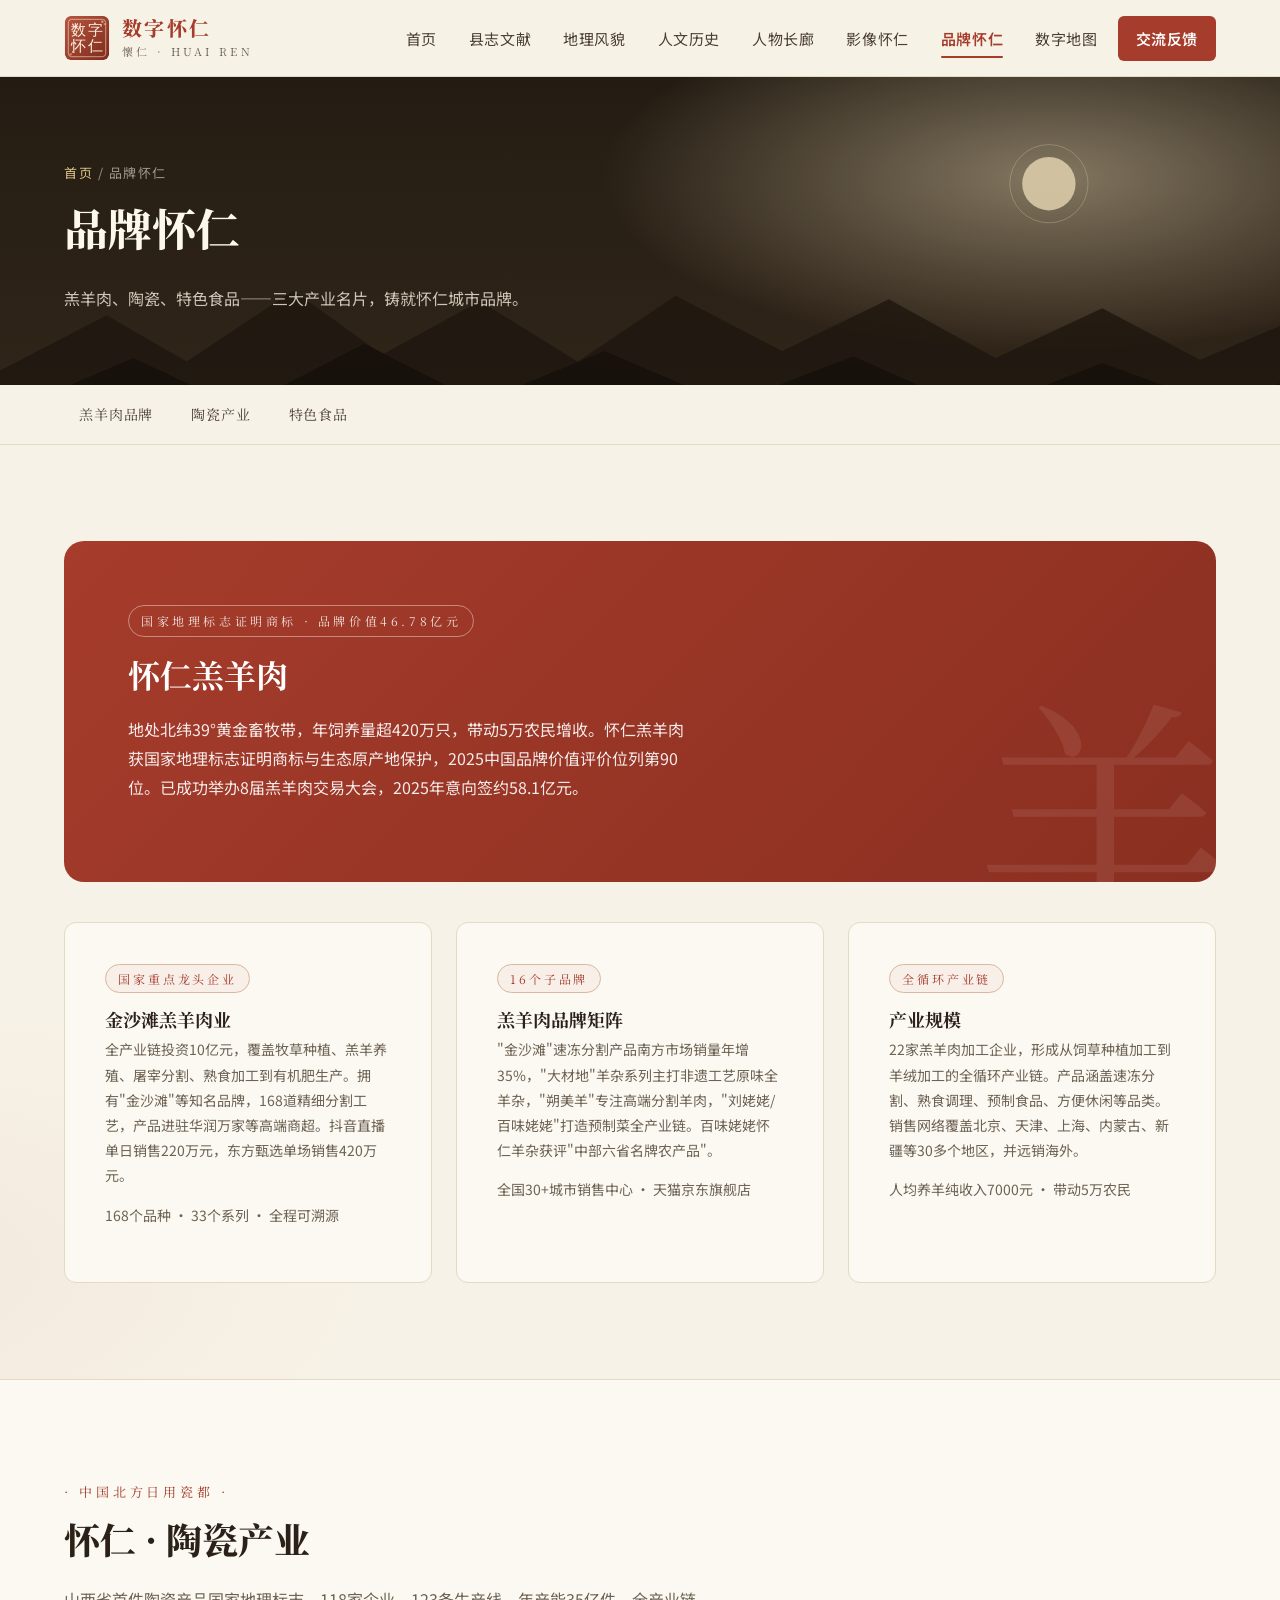
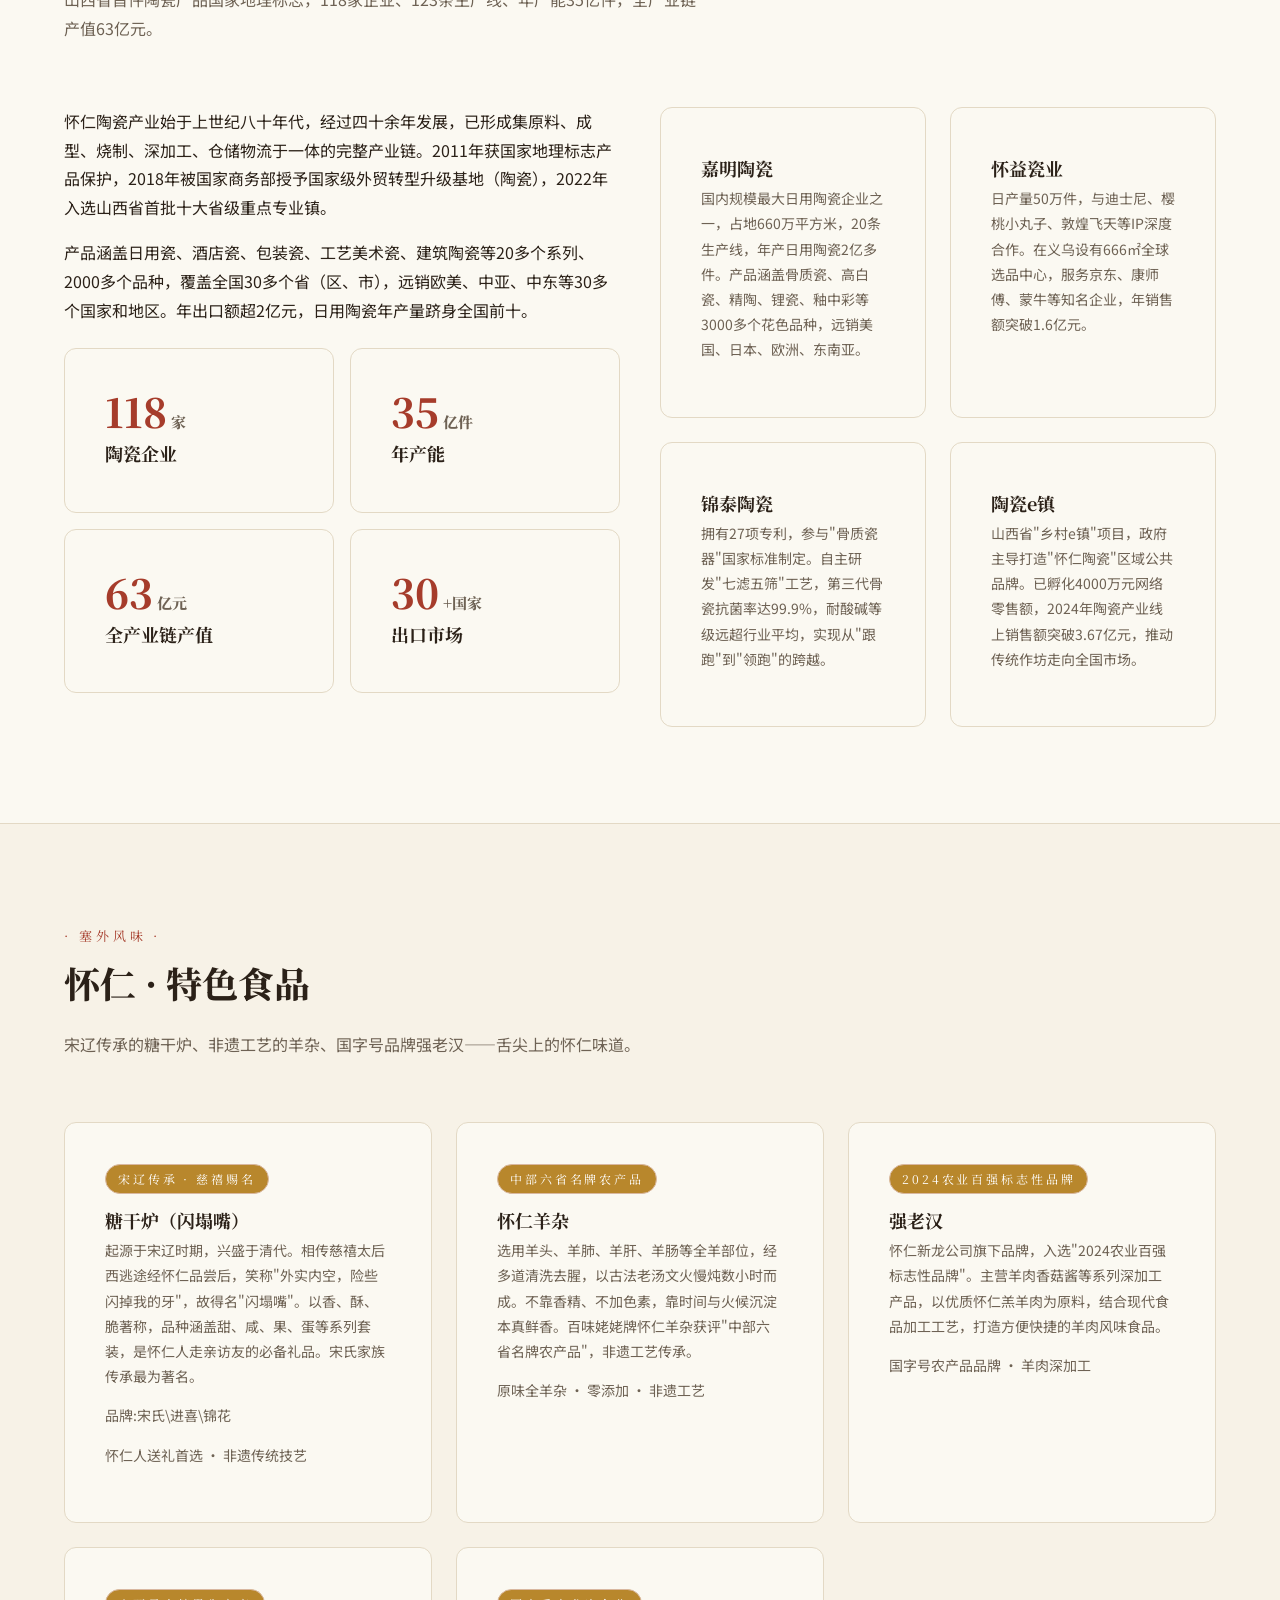
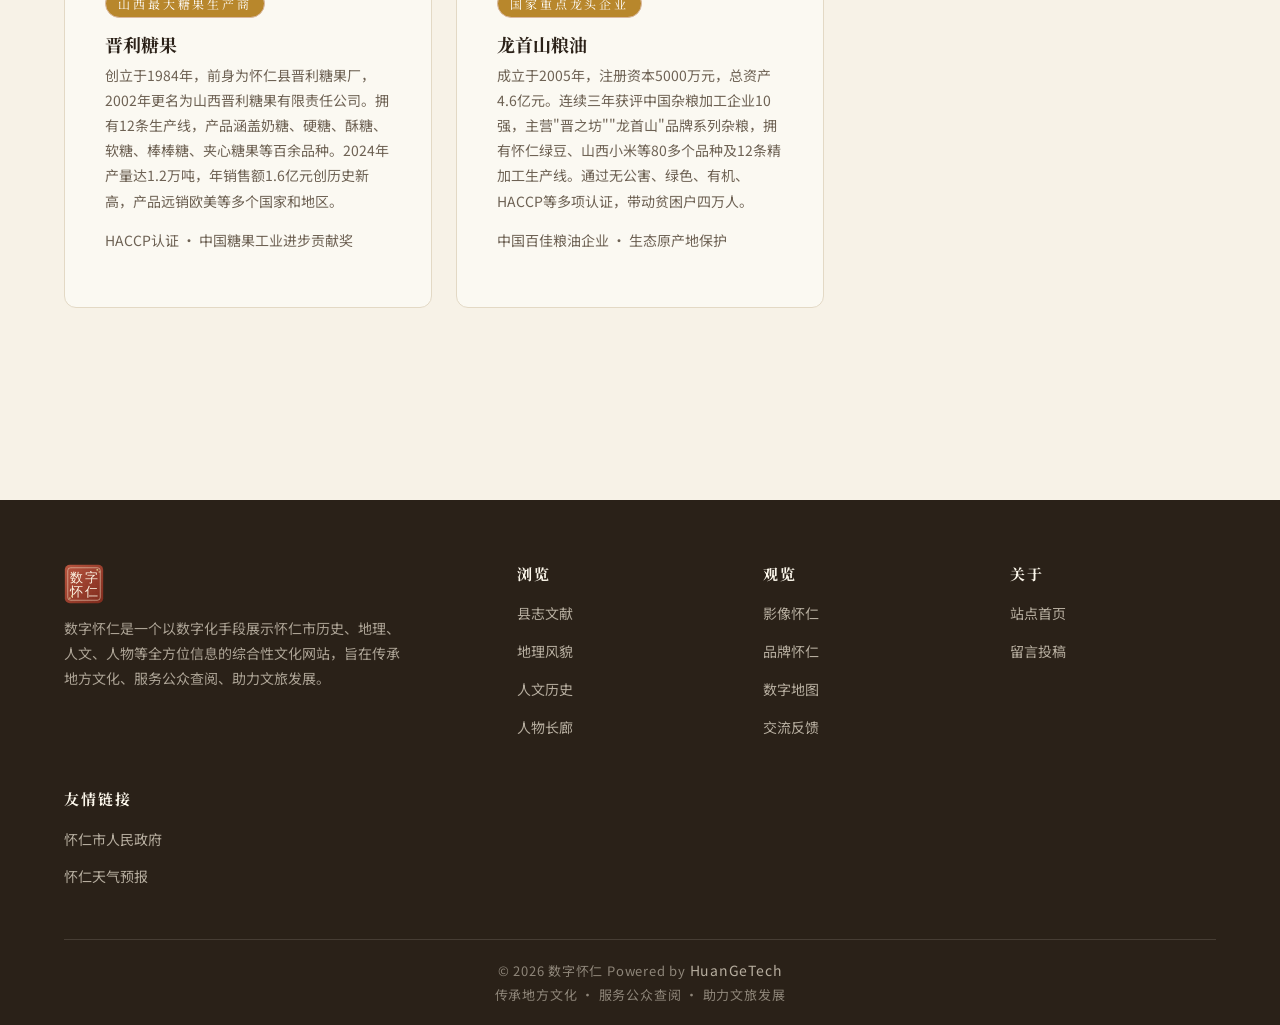
<file: pinpai.html>
<!DOCTYPE html>
<html lang="zh-CN">
<head>
<meta charset="UTF-8">
<meta name="viewport" content="width=device-width, initial-scale=1.0">
<title>品牌怀仁 · 数字怀仁</title>
<meta name="description" content="怀仁三大产业名片——羔羊肉、陶瓷、特色食品，展示本地知名品牌与国家地理标志产品。">
<meta name="robots" content="index, follow, max-image-preview:large">
<meta name="author" content="HuanGeTech">
<meta name="keywords" content="怀仁品牌,怀仁羔羊肉,怀仁陶瓷,怀仁特产,金沙滩羔羊,塞外鲜,嘉明陶瓷,糖干炉,数字怀仁">
<meta name="theme-color" content="#a63c2b">
<link rel="canonical" href="https://huairen.quickso.cn/pinpai.html">
<meta property="og:type" content="website">
<meta property="og:site_name" content="数字怀仁">
<meta property="og:locale" content="zh_CN">
<meta property="og:title" content="品牌怀仁 · 数字怀仁">
<meta property="og:description" content="怀仁三大产业名片——羔羊肉、陶瓷、特色食品，展示本地知名品牌与国家地理标志产品。">
<meta property="og:url" content="https://huairen.quickso.cn/pinpai.html">
<meta property="og:image" content="https://huairen.quickso.cn/assets/logo-seal.svg">
<meta name="twitter:card" content="summary">
<meta name="twitter:title" content="品牌怀仁 · 数字怀仁">
<meta name="twitter:description" content="怀仁三大产业名片——羔羊肉、陶瓷、特色食品。">
<meta name="twitter:image" content="https://huairen.quickso.cn/assets/logo-seal.svg">
<script type="application/ld+json">
{
  "@context": "https://schema.org",
  "@graph": [
    {
      "@type": "WebSite",
      "@id": "https://huairen.quickso.cn/#website",
      "name": "数字怀仁",
      "url": "https://huairen.quickso.cn/",
      "inLanguage": "zh-CN"
    },
    {
      "@type": "BreadcrumbList",
      "@id": "https://huairen.quickso.cn/pinpai.html#breadcrumb",
      "itemListElement": [
        { "@type": "ListItem", "position": 1, "name": "首页", "item": "https://huairen.quickso.cn/" },
        { "@type": "ListItem", "position": 2, "name": "品牌怀仁", "item": "https://huairen.quickso.cn/pinpai.html" }
      ]
    }
  ]
}
</script>
<link rel="icon" href="assets/logo-seal.svg" type="image/svg+xml">
<link rel="preconnect" href="https://fonts.googleapis.com">
<link rel="preconnect" href="https://fonts.gstatic.com" crossorigin>
<link href="https://fonts.googleapis.com/css2?family=Noto+Sans+SC:wght@300;400;500;700&family=Noto+Serif+SC:wght@400;500;600;700;800&display=swap" rel="stylesheet">
<link rel="stylesheet" href="css/style.css">
</head>
<body>

<header class="site-header">
  <div class="container nav-inner">
    <a class="brand" href="index.html">
      <img class="brand-seal" src="assets/logo-seal.svg" alt="数字怀仁">
      <span class="brand-text">
        <span class="brand-title">数字怀仁</span><br>
        <span class="brand-sub">懷仁 · HUAI REN</span>
      </span>
    </a>
    <button class="nav-toggle" aria-label="打开菜单"><span></span><span></span><span></span></button>
    <nav class="nav">
      <a href="index.html" data-page="index.html">首页</a>
      <a href="zhixian.html" data-page="zhixian.html">县志文献</a>
      <a href="dili.html" data-page="dili.html">地理风貌</a>
      <a href="renwen.html" data-page="renwen.html">人文历史</a>
      <a href="renwu.html" data-page="renwu.html">人物长廊</a>
      <a href="yingxiang.html" data-page="yingxiang.html">影像怀仁</a>
      <a href="pinpai.html" data-page="pinpai.html">品牌怀仁</a>
      <a href="ditu.html" data-page="ditu.html">数字地图</a>
      <a class="nav-cta" href="hudong.html" data-page="hudong.html">交流反馈</a>
    </nav>
  </div>
</header>

<section class="page-hero">
  <img class="hero-art" src="assets/hero-ink.svg" alt="">
  <div class="container" style="position:relative">
    <p class="crumb"><a href="index.html">首页</a> / 品牌怀仁</p>
    <h1>品牌怀仁</h1>
    <p class="page-desc">羔羊肉、陶瓷、特色食品——三大产业名片，铸就怀仁城市品牌。</p>
  </div>
</section>

<nav class="sub-nav">
  <div class="sub-nav-inner">
    <a href="#yangrou">羔羊肉品牌</a>
    <a href="#taoci">陶瓷产业</a>
    <a href="#tese">特色食品</a>
  </div>
</nav>

<main>
  <!-- 羔羊肉品牌 -->
  <section id="yangrou" class="section">
    <div class="container">
      <div class="spot-banner yang" data-reveal>
        <span class="tag">国家地理标志证明商标 · 品牌价值46.78亿元</span>
        <h2>怀仁羔羊肉</h2>
        <p>地处北纬39°黄金畜牧带，年饲养量超420万只，带动5万农民增收。怀仁羔羊肉获国家地理标志证明商标与生态原产地保护，2025中国品牌价值评价位列第90位。已成功举办8届羔羊肉交易大会，2025年意向签约58.1亿元。</p>
      </div>
      <div class="cards-grid" style="margin-top:var(--space-4)">
        <div class="info-card" data-reveal>
          <span class="badge">国家重点龙头企业</span>
          <h3>金沙滩羔羊肉业</h3>
          <p>全产业链投资10亿元，覆盖牧草种植、羔羊养殖、屠宰分割、熟食加工到有机肥生产。拥有"金沙滩"等知名品牌，168道精细分割工艺，产品进驻华润万家等高端商超。抖音直播单日销售220万元，东方甄选单场销售420万元。</p>
          <p style="margin-top:12px;color:var(--ink-3);font-size:14px">168个品种 · 33个系列 · 全程可溯源</p>
        </div>
        <div class="info-card" data-reveal>
          <span class="badge">16个子品牌</span>
          <h3>羔羊肉品牌矩阵</h3>
          <p>"金沙滩"速冻分割产品南方市场销量年增35%，"大材地"羊杂系列主打非遗工艺原味全羊杂，"朔美羊"专注高端分割羊肉，"刘姥姥/百味姥姥"打造预制菜全产业链。百味姥姥怀仁羊杂获评"中部六省名牌农产品"。</p>
          <p style="margin-top:12px;color:var(--ink-3);font-size:14px">全国30+城市销售中心 · 天猫京东旗舰店</p>
        </div>
        <div class="info-card" data-reveal>
          <span class="badge">全循环产业链</span>
          <h3>产业规模</h3>
          <p>22家羔羊肉加工企业，形成从饲草种植加工到羊绒加工的全循环产业链。产品涵盖速冻分割、熟食调理、预制食品、方便休闲等品类。销售网络覆盖北京、天津、上海、内蒙古、新疆等30多个地区，并远销海外。</p>
          <p style="margin-top:12px;color:var(--ink-3);font-size:14px">人均养羊纯收入7000元 · 带动5万农民</p>
        </div>
      </div>
    </div>
  </section>

  <!-- 陶瓷产业 -->
  <section id="taoci" class="section section-paper">
    <div class="container">
      <div class="section-head" data-reveal>
        <span class="section-eyebrow">· 中国北方日用瓷都 ·</span>
        <h2 class="section-title">怀仁 · 陶瓷产业</h2>
        <p class="section-sub">山西省首件陶瓷产品国家地理标志，118家企业、123条生产线、年产能35亿件，全产业链产值63亿元。</p>
      </div>
      <div class="kv-grid" data-reveal>
        <div>
          <p class="prose">怀仁陶瓷产业始于上世纪八十年代，经过四十余年发展，已形成集原料、成型、烧制、深加工、仓储物流于一体的完整产业链。2011年获国家地理标志产品保护，2018年被国家商务部授予国家级外贸转型升级基地（陶瓷），2022年入选山西省首批十大省级重点专业镇。</p>
          <p class="prose" style="margin-top:16px">产品涵盖日用瓷、酒店瓷、包装瓷、工艺美术瓷、建筑陶瓷等20多个系列、2000多个品种，覆盖全国30多个省（区、市），远销欧美、中亚、中东等30多个国家和地区。年出口额超2亿元，日用陶瓷年产量跻身全国前十。</p>
          <div style="margin-top:24px;display:grid;grid-template-columns:1fr 1fr;gap:16px">
            <div class="info-card">
              <div class="ic-num">118<small>家</small></div>
              <h3>陶瓷企业</h3>
            </div>
            <div class="info-card">
              <div class="ic-num">35<small>亿件</small></div>
              <h3>年产能</h3>
            </div>
            <div class="info-card">
              <div class="ic-num">63<small>亿元</small></div>
              <h3>全产业链产值</h3>
            </div>
            <div class="info-card">
              <div class="ic-num">30<small>+国家</small></div>
              <h3>出口市场</h3>
            </div>
          </div>
        </div>
        <div>
          <div class="cards-grid cols-2">
            <div class="info-card" data-reveal>
              <h3>嘉明陶瓷</h3>
              <p>国内规模最大日用陶瓷企业之一，占地660万平方米，20条生产线，年产日用陶瓷2亿多件。产品涵盖骨质瓷、高白瓷、精陶、锂瓷、釉中彩等3000多个花色品种，远销美国、日本、欧洲、东南亚。</p>
            </div>
            <div class="info-card" data-reveal>
              <h3>怀益瓷业</h3>
              <p>日产量50万件，与迪士尼、樱桃小丸子、敦煌飞天等IP深度合作。在义乌设有666㎡全球选品中心，服务京东、康师傅、蒙牛等知名企业，年销售额突破1.6亿元。</p>
            </div>
            <div class="info-card" data-reveal>
              <h3>锦泰陶瓷</h3>
              <p>拥有27项专利，参与"骨质瓷器"国家标准制定。自主研发"七滤五筛"工艺，第三代骨瓷抗菌率达99.9%，耐酸碱等级远超行业平均，实现从"跟跑"到"领跑"的跨越。</p>
            </div>
            <div class="info-card" data-reveal>
              <h3>陶瓷e镇</h3>
              <p>山西省"乡村e镇"项目，政府主导打造"怀仁陶瓷"区域公共品牌。已孵化4000万元网络零售额，2024年陶瓷产业线上销售额突破3.67亿元，推动传统作坊走向全国市场。</p>
            </div>
          </div>
        </div>
      </div>
    </div>
  </section>

  <!-- 特色食品 -->
  <section id="tese" class="section">
    <div class="container">
      <div class="section-head" data-reveal>
        <span class="section-eyebrow">· 塞外风味 ·</span>
        <h2 class="section-title">怀仁 · 特色食品</h2>
        <p class="section-sub">宋辽传承的糖干炉、非遗工艺的羊杂、国字号品牌强老汉——舌尖上的怀仁味道。</p>
      </div>
      <div class="cards-grid" data-reveal>
        <div class="info-card">
          <span class="badge" style="background:var(--gold);color:#fff">宋辽传承 · 慈禧赐名</span>
          <h3>糖干炉（闪塌嘴）</h3>
          <p>起源于宋辽时期，兴盛于清代。相传慈禧太后西逃途经怀仁品尝后，笑称"外实内空，险些闪掉我的牙"，故得名"闪塌嘴"。以香、酥、脆著称，品种涵盖甜、咸、果、蛋等系列套装，是怀仁人走亲访友的必备礼品。宋氏家族传承最为著名。</p>
          <p>品牌:宋氏\进喜\锦花</p>
          <p style="margin-top:12px;color:var(--ink-3);font-size:14px">怀仁人送礼首选 · 非遗传统技艺</p>
        </div>
        <div class="info-card">
          <span class="badge" style="background:var(--gold);color:#fff">中部六省名牌农产品</span>
          <h3>怀仁羊杂</h3>
          <p>选用羊头、羊肺、羊肝、羊肠等全羊部位，经多道清洗去腥，以古法老汤文火慢炖数小时而成。不靠香精、不加色素，靠时间与火候沉淀本真鲜香。百味姥姥牌怀仁羊杂获评"中部六省名牌农产品"，非遗工艺传承。</p>
          <p style="margin-top:12px;color:var(--ink-3);font-size:14px">原味全羊杂 · 零添加 · 非遗工艺</p>
        </div>
        <div class="info-card">
          <span class="badge" style="background:var(--gold);color:#fff">2024农业百强标志性品牌</span>
          <h3>强老汉</h3>
          <p>怀仁新龙公司旗下品牌，入选"2024农业百强标志性品牌"。主营羊肉香菇酱等系列深加工产品，以优质怀仁羔羊肉为原料，结合现代食品加工工艺，打造方便快捷的羊肉风味食品。</p>
          <p style="margin-top:12px;color:var(--ink-3);font-size:14px">国字号农产品品牌 · 羊肉深加工</p>
        </div>
        <div class="info-card">
          <span class="badge" style="background:var(--gold);color:#fff">山西最大糖果生产商</span>
          <h3>晋利糖果</h3>
          <p>创立于1984年，前身为怀仁县晋利糖果厂，2002年更名为山西晋利糖果有限责任公司。拥有12条生产线，产品涵盖奶糖、硬糖、酥糖、软糖、棒棒糖、夹心糖果等百余品种。2024年产量达1.2万吨，年销售额1.6亿元创历史新高，产品远销欧美等多个国家和地区。</p>
          <p style="margin-top:12px;color:var(--ink-3);font-size:14px">HACCP认证 · 中国糖果工业进步贡献奖</p>
        </div>
        <div class="info-card">
          <span class="badge" style="background:var(--gold);color:#fff">国家重点龙头企业</span>
          <h3>龙首山粮油</h3>
          <p>成立于2005年，注册资本5000万元，总资产4.6亿元。连续三年获评中国杂粮加工企业10强，主营"晋之坊""龙首山"品牌系列杂粮，拥有怀仁绿豆、山西小米等80多个品种及12条精加工生产线。通过无公害、绿色、有机、HACCP等多项认证，带动贫困户四万人。</p>
          <p style="margin-top:12px;color:var(--ink-3);font-size:14px">中国百佳粮油企业 · 生态原产地保护</p>
        </div>
      </div>
    </div>
  </section>
</main>

<footer class="site-footer">
  <div class="container">
    <div class="foot-grid">
      <div class="foot-about">
        <img class="foot-seal" src="assets/logo-seal.svg" alt="数字怀仁">
        <p>数字怀仁是一个以数字化手段展示怀仁市历史、地理、人文、人物等全方位信息的综合性文化网站，旨在传承地方文化、服务公众查阅、助力文旅发展。</p>
      </div>
      <div>
        <h4>浏览</h4>
        <ul>
          <li><a href="zhixian.html">县志文献</a></li>
          <li><a href="dili.html">地理风貌</a></li>
          <li><a href="renwen.html">人文历史</a></li>
          <li><a href="renwu.html">人物长廊</a></li>
        </ul>
      </div>
      <div>
        <h4>观览</h4>
        <ul>
          <li><a href="yingxiang.html">影像怀仁</a></li>
          <li><a href="pinpai.html">品牌怀仁</a></li>
          <li><a href="ditu.html">数字地图</a></li>
          <li><a href="hudong.html">交流反馈</a></li>
        </ul>
      </div>
      <div>
        <h4>关于</h4>
        <ul>
          <li><a href="index.html">站点首页</a></li>
          <li><a href="hudong.html#liuyan">留言投稿</a></li>
        </ul>
      </div>
      <div>
        <h4>友情链接</h4>
        <ul>
          <li><a href="http://www.zghr.gov.cn/" target="_blank" rel="noopener">怀仁市人民政府</a></li>
          <li><a href="https://www.nmc.cn/publish/forecast/ASX/huairen.html" target="_blank" rel="noopener">怀仁天气预报</a></li>
        </ul>
      </div>
    </div>
    <div class="foot-bottom">
       © <span data-year>2026</span> 数字怀仁 Powered by <a href="https://huangetech.com">HuanGeTech</a> <br> 传承地方文化 · 服务公众查阅 · 助力文旅发展 
    </div>
  </div>
</footer>

<button class="to-top" aria-label="回到顶部">
  <svg width="18" height="18" viewBox="0 0 24 24" fill="none" stroke="currentColor" stroke-width="2" stroke-linecap="round" stroke-linejoin="round"><path d="M12 19V5M5 12l7-7 7 7"/></svg>
</button>

<script src="js/main.js"></script>
</body>
</html>
</file>
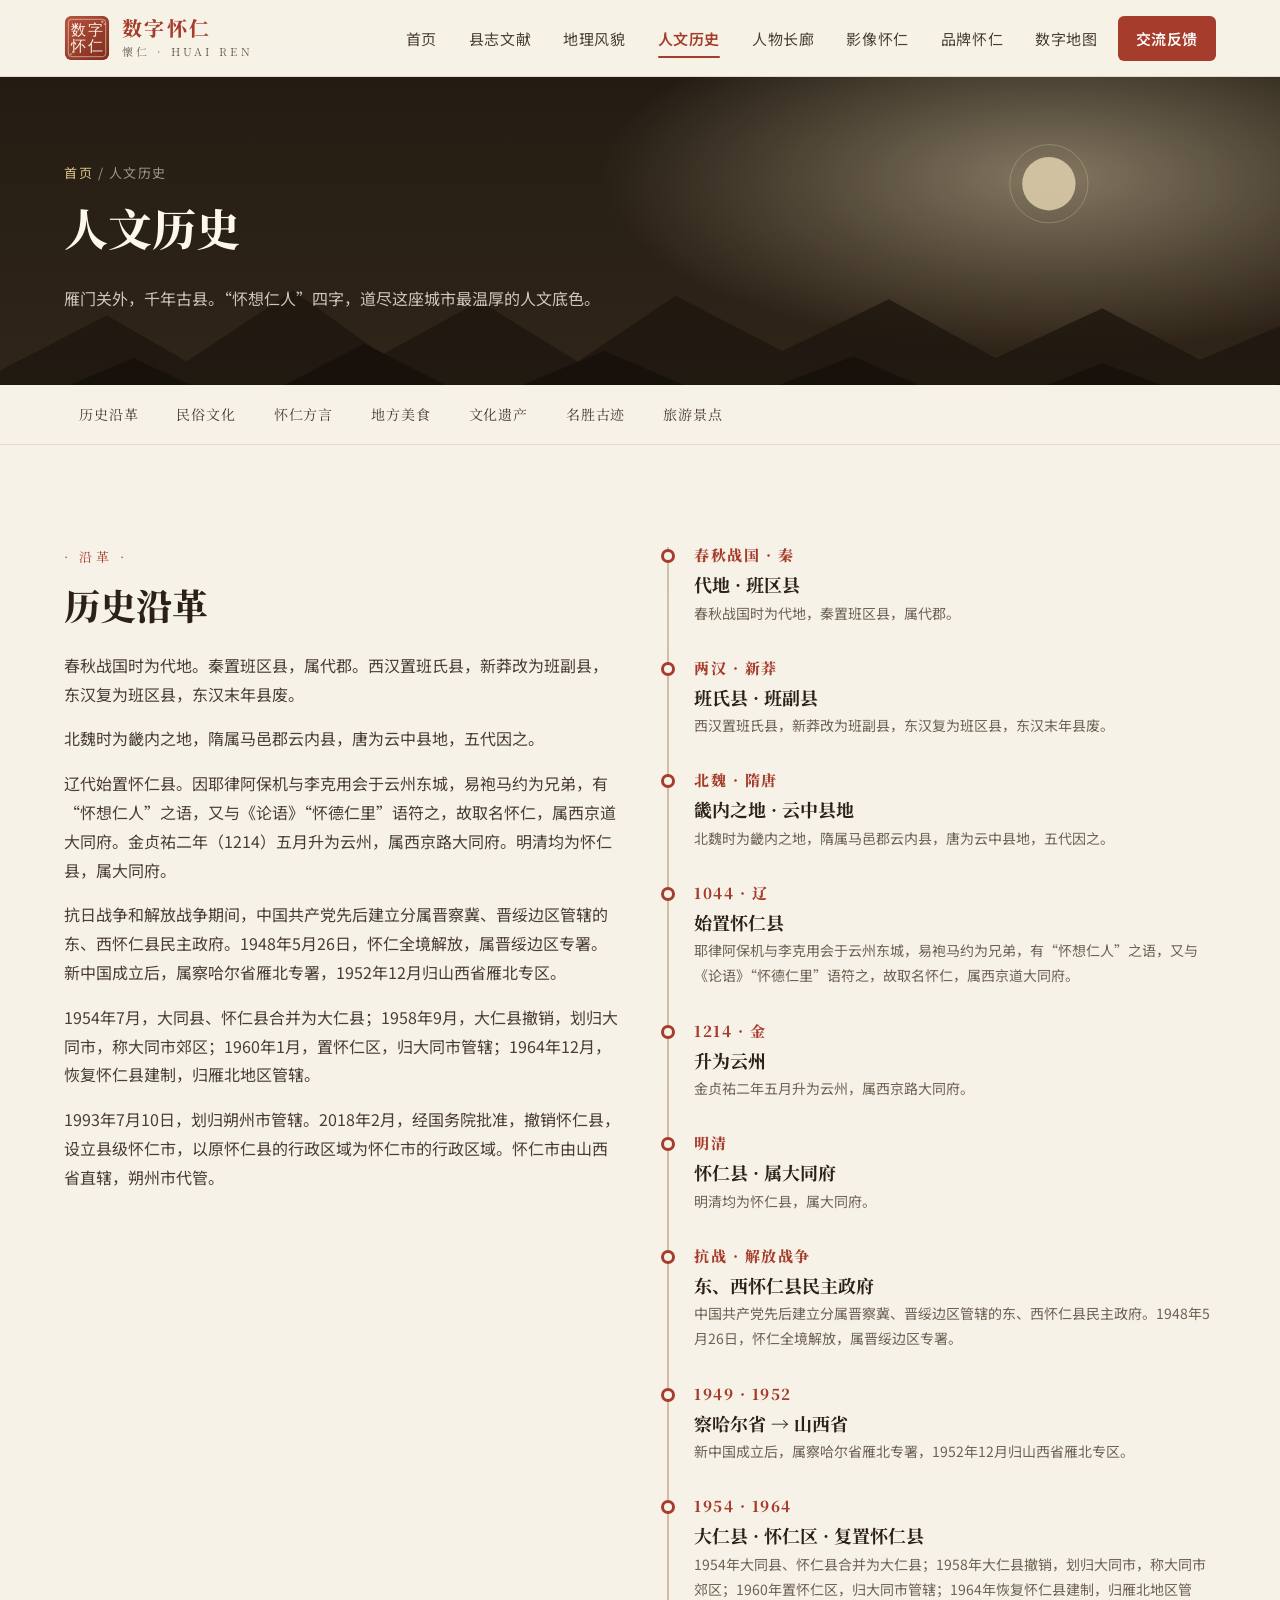
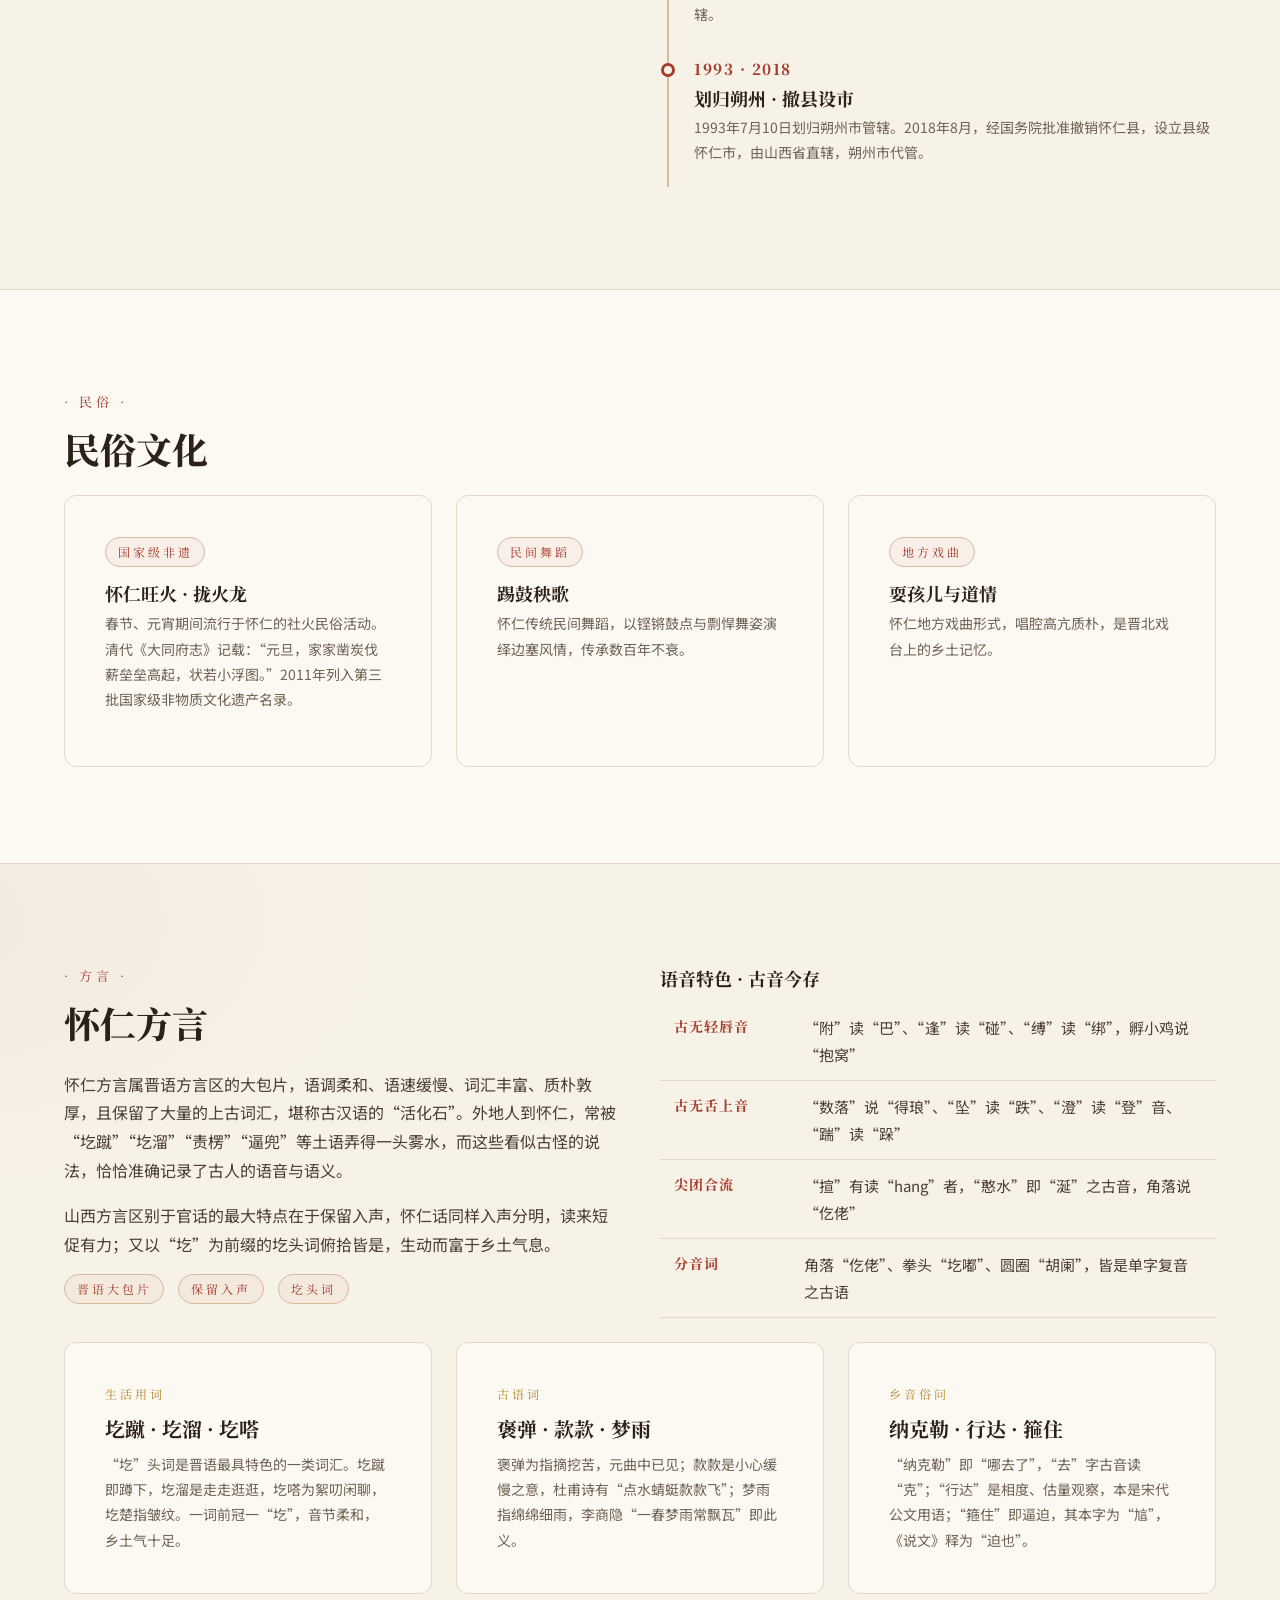
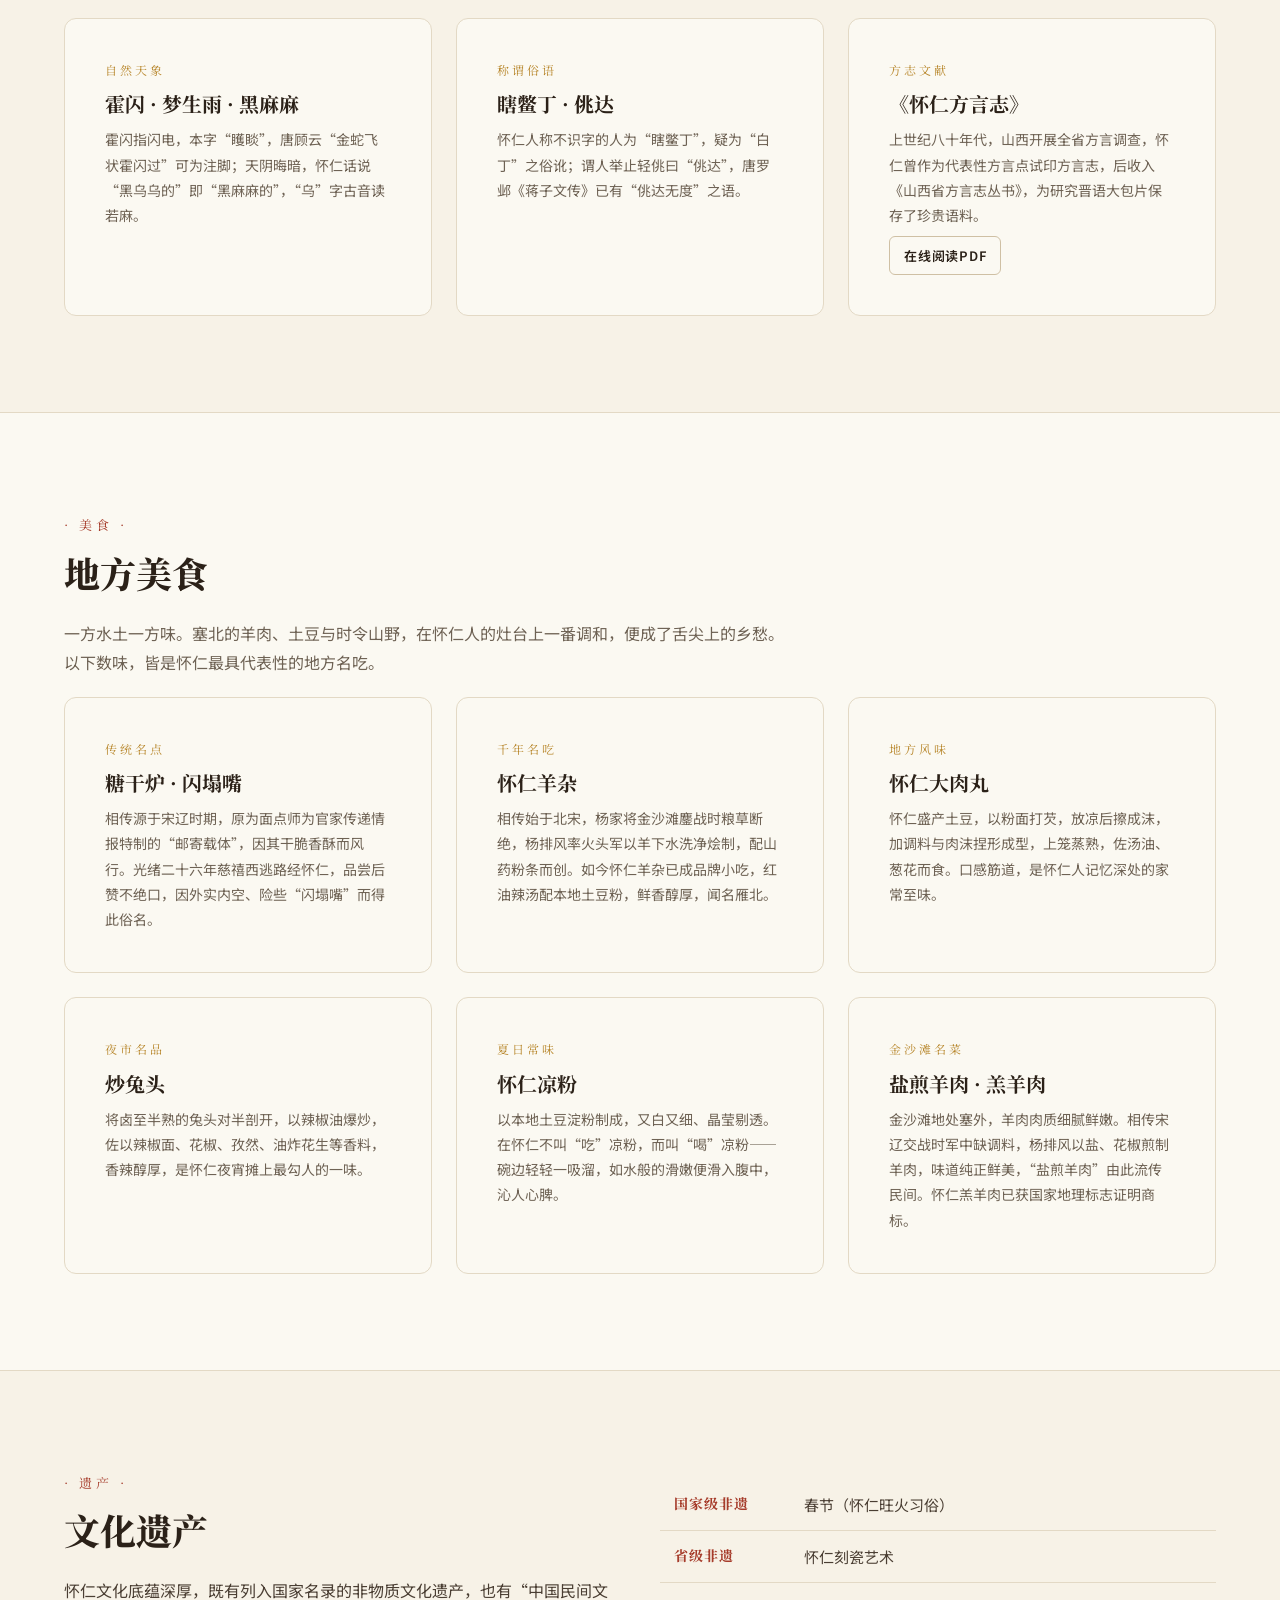
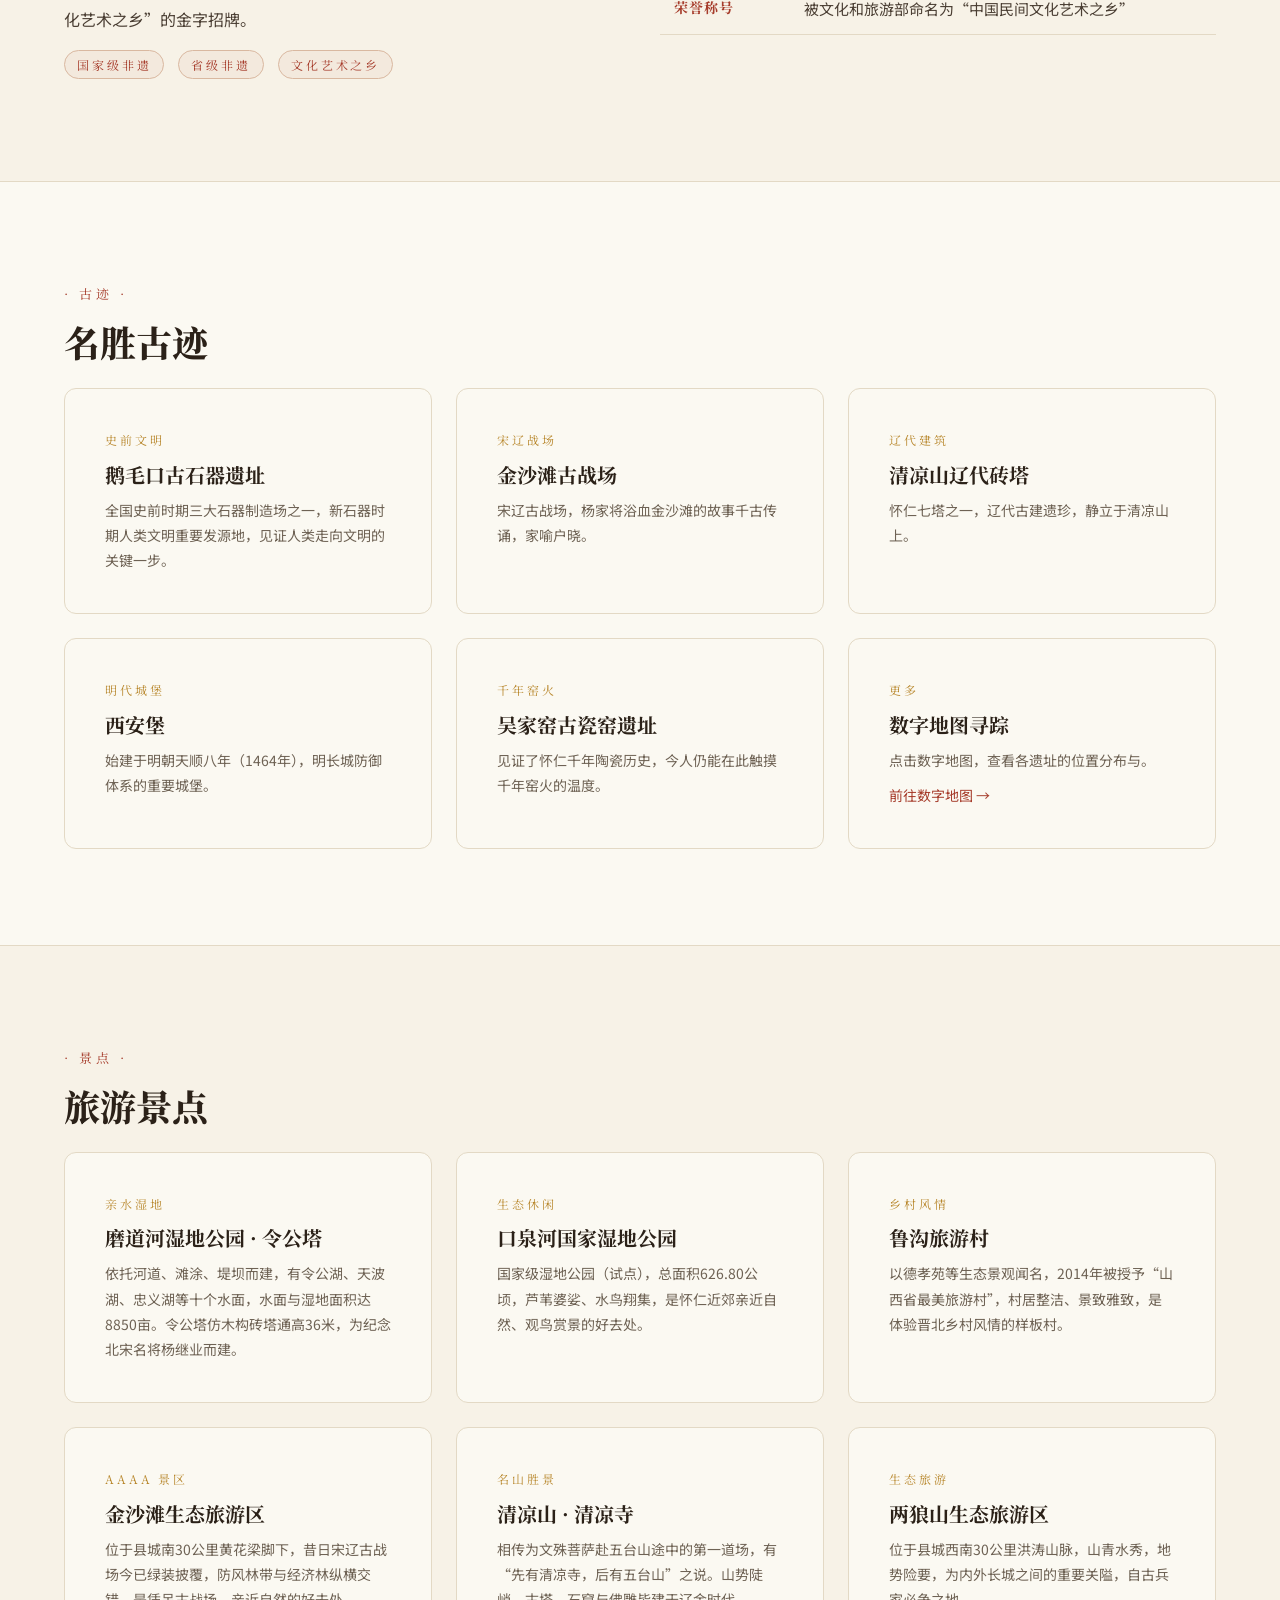
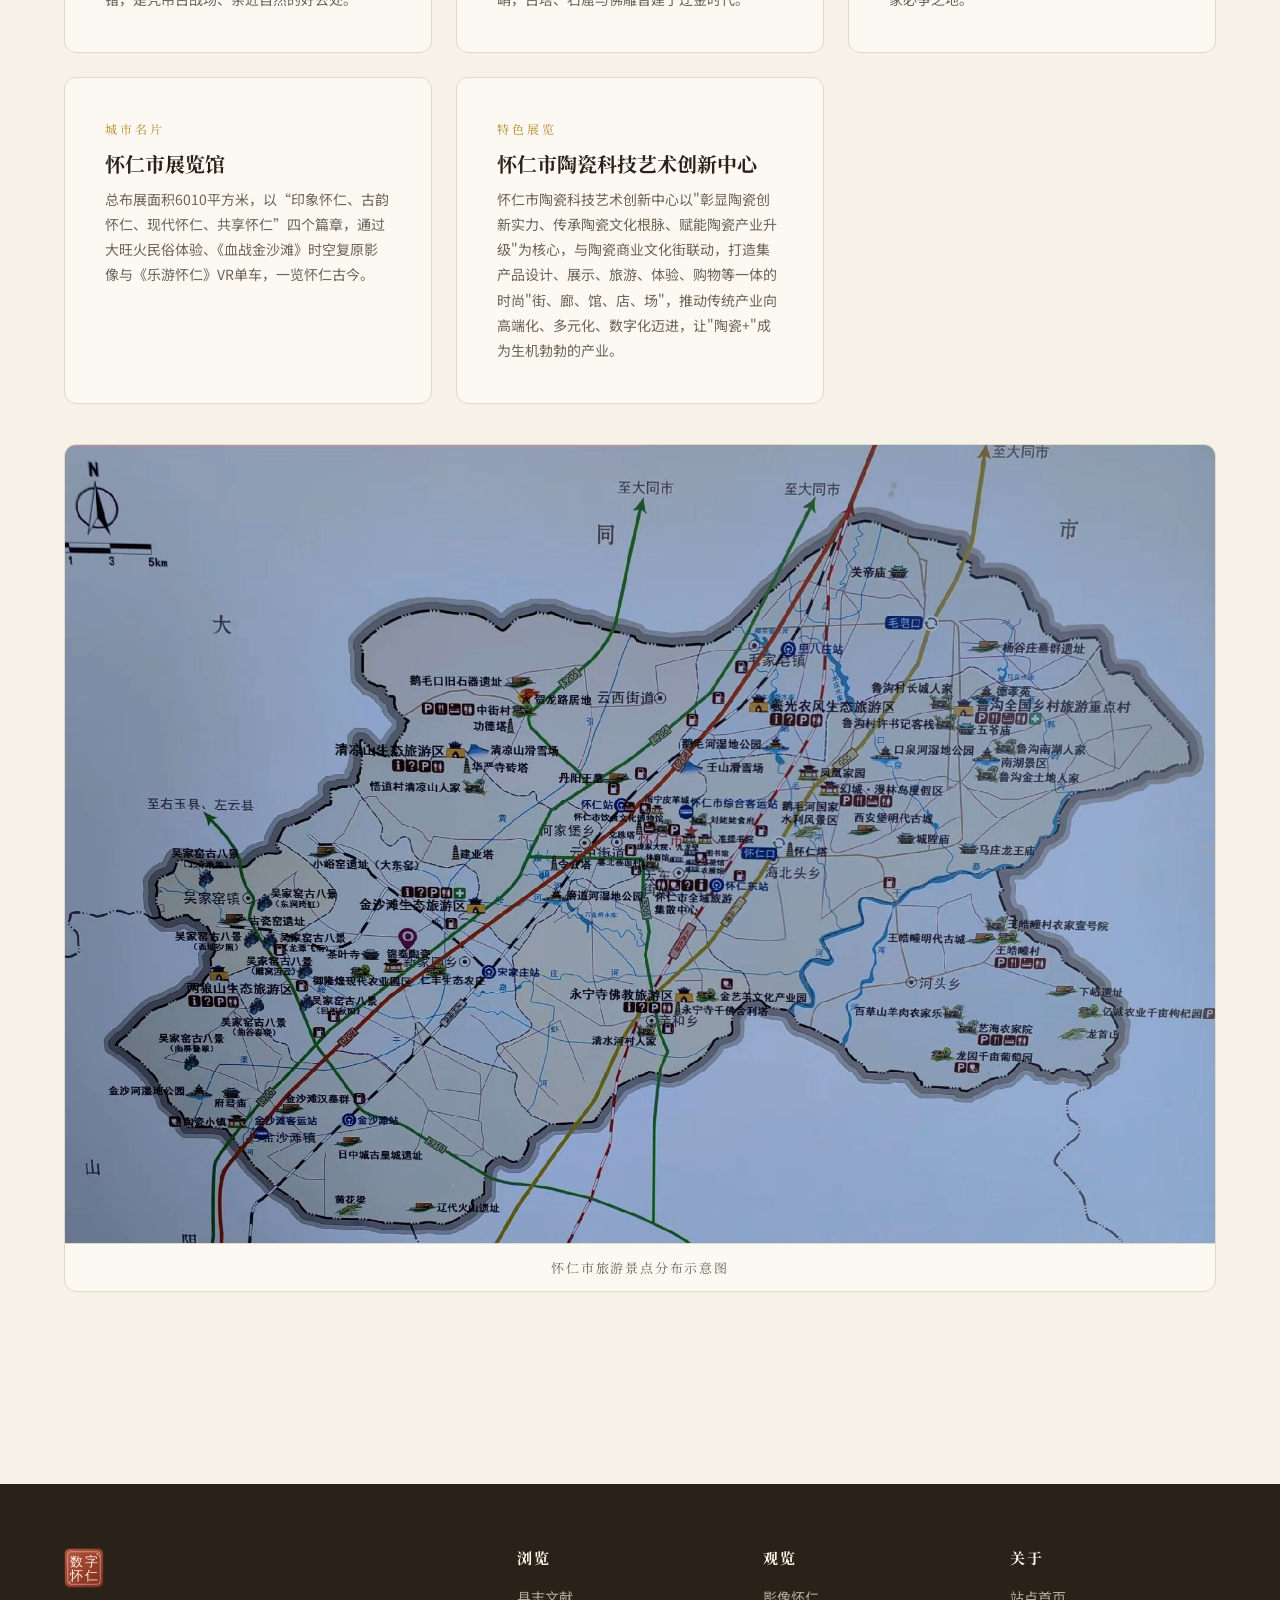
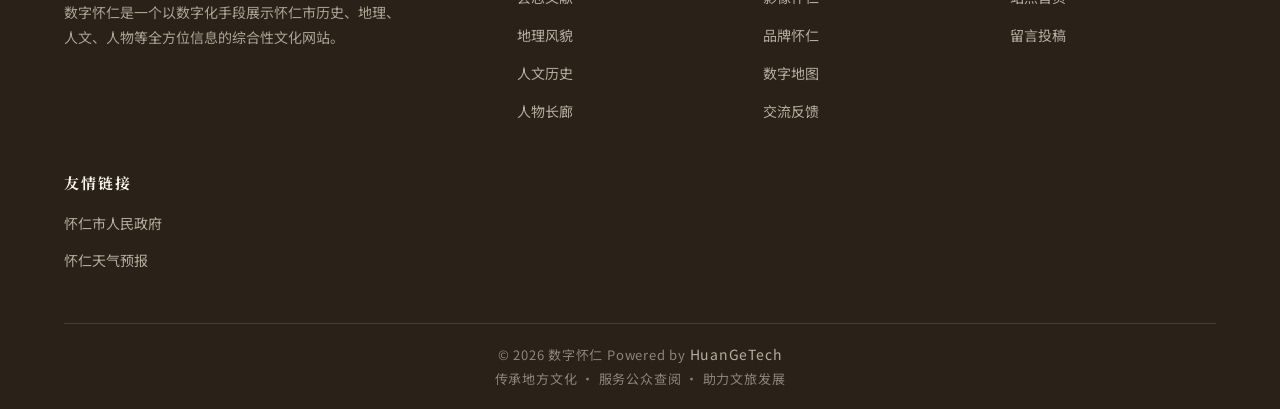
<file: renwen.html>
<!DOCTYPE html>
<html lang="zh-CN">
<head>
<meta charset="UTF-8">
<meta name="viewport" content="width=device-width, initial-scale=1.0">
<title>人文历史 · 数字怀仁</title>
<meta name="description" content="怀仁人文历史：千年沿革、怀仁旺火民俗、文化遗产与鹅毛口遗址、金沙滩古战场等名胜古迹。">
<meta name="robots" content="index, follow, max-image-preview:large">
<meta name="author" content="HuanGeTech">
<meta name="keywords" content="怀仁历史,怀仁沿革,怀仁旺火,国家级非遗,怀仁方言,晋语,怀仁美食,糖干炉,怀仁羊杂,鹅毛口遗址,金沙滩,清凉山,数字怀仁">
<meta name="theme-color" content="#a63c2b">
<link rel="canonical" href="https://huairen.quickso.cn/renwen.html">
<meta property="og:type" content="website">
<meta property="og:site_name" content="数字怀仁">
<meta property="og:locale" content="zh_CN">
<meta property="og:title" content="人文历史 · 数字怀仁">
<meta property="og:description" content="雁门关外，千年古县。千年沿革、怀仁旺火、怀仁方言、地方美食与名胜古迹。">
<meta property="og:url" content="https://huairen.quickso.cn/renwen.html">
<meta property="og:image" content="https://huairen.quickso.cn/assets/logo-seal.svg">
<meta name="twitter:card" content="summary">
<meta name="twitter:title" content="人文历史 · 数字怀仁">
<meta name="twitter:description" content="千年沿革、怀仁旺火、怀仁方言、地方美食与名胜古迹。">
<meta name="twitter:image" content="https://huairen.quickso.cn/assets/logo-seal.svg">
<script type="application/ld+json">
{
  "@context": "https://schema.org",
  "@graph": [
    {
      "@type": "WebSite",
      "@id": "https://huairen.quickso.cn/#website",
      "name": "数字怀仁",
      "url": "https://huairen.quickso.cn/",
      "inLanguage": "zh-CN"
    },
    {
      "@type": "BreadcrumbList",
      "@id": "https://huairen.quickso.cn/renwen.html#breadcrumb",
      "itemListElement": [
        { "@type": "ListItem", "position": 1, "name": "首页", "item": "https://huairen.quickso.cn/" },
        { "@type": "ListItem", "position": 2, "name": "人文历史", "item": "https://huairen.quickso.cn/renwen.html" }
      ]
    }
  ]
}
</script>
<link rel="icon" href="assets/logo-seal.svg" type="image/svg+xml">
<link rel="preconnect" href="https://fonts.googleapis.com">
<link rel="preconnect" href="https://fonts.gstatic.com" crossorigin>
<link href="https://fonts.googleapis.com/css2?family=Noto+Sans+SC:wght@300;400;500;700&family=Noto+Serif+SC:wght@400;500;600;700;800&display=swap" rel="stylesheet">
<link rel="stylesheet" href="css/style.css">
</head>
<body>

<header class="site-header">
  <div class="container nav-inner">
    <a class="brand" href="index.html">
      <img class="brand-seal" src="assets/logo-seal.svg" alt="数字怀仁">
      <span class="brand-text">
        <span class="brand-title">数字怀仁</span><br>
        <span class="brand-sub">懷仁 · HUAI REN</span>
      </span>
    </a>
    <button class="nav-toggle" aria-label="打开菜单"><span></span><span></span><span></span></button>
    <nav class="nav">
      <a href="index.html" data-page="index.html">首页</a>
      <a href="zhixian.html" data-page="zhixian.html">县志文献</a>
      <a href="dili.html" data-page="dili.html">地理风貌</a>
      <a href="renwen.html" data-page="renwen.html">人文历史</a>
      <a href="renwu.html" data-page="renwu.html">人物长廊</a>
      <a href="yingxiang.html" data-page="yingxiang.html">影像怀仁</a>
      <a href="pinpai.html" data-page="pinpai.html">品牌怀仁</a>
      <a href="ditu.html" data-page="ditu.html">数字地图</a>
      <a class="nav-cta" href="hudong.html" data-page="hudong.html">交流反馈</a>
    </nav>
  </div>
</header>

<section class="page-hero">
  <img class="hero-art" src="assets/hero-ink.svg" alt="">
  <div class="container" style="position:relative">
    <p class="crumb"><a href="index.html">首页</a> / 人文历史</p>
    <h1>人文历史</h1>
    <p class="page-desc">雁门关外，千年古县。“怀想仁人”四字，道尽这座城市最温厚的人文底色。</p>
  </div>
</section>

<nav class="sub-nav" aria-label="人文历史子栏目">
  <div class="sub-nav-inner">
    <a href="#yange">历史沿革</a>
    <a href="#minsu">民俗文化</a>
    <a href="#fangyan">怀仁方言</a>
    <a href="#meishi">地方美食</a>
    <a href="#wenhua">文化遗产</a>
    <a href="#mingsheng">名胜古迹</a>
    <a href="#jingdian">旅游景点</a>
  </div>
</nav>

<main>
  <!-- 历史沿革 -->
  <section id="yange" class="section">
    <div class="container">
      <div class="kv-grid">
        <div data-reveal>
          <span class="section-eyebrow">· 沿革 ·</span>
          <h2 class="section-title">历史沿革</h2>
          <p style="color:var(--ink-2)">春秋战国时为代地。秦置班区县，属代郡。西汉置班氏县，新莽改为班副县，东汉复为班区县，东汉末年县废。</p>
          <p style="color:var(--ink-2)">北魏时为畿内之地，隋属马邑郡云内县，唐为云中县地，五代因之。</p>
          <p style="color:var(--ink-2)">辽代始置怀仁县。因耶律阿保机与李克用会于云州东城，易袍马约为兄弟，有“怀想仁人”之语，又与《论语》“怀德仁里”语符之，故取名怀仁，属西京道大同府。金贞祐二年（1214）五月升为云州，属西京路大同府。明清均为怀仁县，属大同府。</p>
          <p style="color:var(--ink-2)">抗日战争和解放战争期间，中国共产党先后建立分属晋察冀、晋绥边区管辖的东、西怀仁县民主政府。1948年5月26日，怀仁全境解放，属晋绥边区专署。新中国成立后，属察哈尔省雁北专署，1952年12月归山西省雁北专区。</p>
          <p style="color:var(--ink-2)">1954年7月，大同县、怀仁县合并为大仁县；1958年9月，大仁县撤销，划归大同市，称大同市郊区；1960年1月，置怀仁区，归大同市管辖；1964年12月，恢复怀仁县建制，归雁北地区管辖。</p>
          <p style="color:var(--ink-2)">1993年7月10日，划归朔州市管辖。2018年2月，经国务院批准，撤销怀仁县，设立县级怀仁市，以原怀仁县的行政区域为怀仁市的行政区域。怀仁市由山西省直辖，朔州市代管。</p>
           </div>
        <div data-reveal>
          <ul class="timeline">
            <li>
              <span class="tl-year">春秋战国 · 秦</span>
              <span class="tl-title">代地 · 班区县</span>
              <p>春秋战国时为代地，秦置班区县，属代郡。</p>
            </li>
            <li>
              <span class="tl-year">两汉 · 新莽</span>
              <span class="tl-title">班氏县 · 班副县</span>
              <p>西汉置班氏县，新莽改为班副县，东汉复为班区县，东汉末年县废。</p>
            </li>
            <li>
              <span class="tl-year">北魏 · 隋唐</span>
              <span class="tl-title">畿内之地 · 云中县地</span>
              <p>北魏时为畿内之地，隋属马邑郡云内县，唐为云中县地，五代因之。</p>
            </li>
            <li>
              <span class="tl-year">1044 · 辽</span>
              <span class="tl-title">始置怀仁县</span>
              <p>耶律阿保机与李克用会于云州东城，易袍马约为兄弟，有“怀想仁人”之语，又与《论语》“怀德仁里”语符之，故取名怀仁，属西京道大同府。</p>
            </li>
            <li>
              <span class="tl-year">1214 · 金</span>
              <span class="tl-title">升为云州</span>
              <p>金贞祐二年五月升为云州，属西京路大同府。</p>
            </li>
            <li>
              <span class="tl-year">明清</span>
              <span class="tl-title">怀仁县 · 属大同府</span>
              <p>明清均为怀仁县，属大同府。</p>
            </li>
            <li>
              <span class="tl-year">抗战 · 解放战争</span>
              <span class="tl-title">东、西怀仁县民主政府</span>
              <p>中国共产党先后建立分属晋察冀、晋绥边区管辖的东、西怀仁县民主政府。1948年5月26日，怀仁全境解放，属晋绥边区专署。</p>
            </li>
            <li>
              <span class="tl-year">1949 · 1952</span>
              <span class="tl-title">察哈尔省 → 山西省</span>
              <p>新中国成立后，属察哈尔省雁北专署，1952年12月归山西省雁北专区。</p>
            </li>
            <li>
              <span class="tl-year">1954 · 1964</span>
              <span class="tl-title">大仁县 · 怀仁区 · 复置怀仁县</span>
              <p>1954年大同县、怀仁县合并为大仁县；1958年大仁县撤销，划归大同市，称大同市郊区；1960年置怀仁区，归大同市管辖；1964年恢复怀仁县建制，归雁北地区管辖。</p>
            </li>
            <li>
              <span class="tl-year">1993 · 2018</span>
              <span class="tl-title">划归朔州 · 撤县设市</span>
              <p>1993年7月10日划归朔州市管辖。2018年8月，经国务院批准撤销怀仁县，设立县级怀仁市，由山西省直辖，朔州市代管。</p>
            </li>
          </ul>
        </div>
      </div>
    </div>
  </section>

  <!-- 民俗文化 -->
  <section id="minsu" class="section section-paper">
    <div class="container">
      <span class="section-eyebrow" data-reveal>· 民俗 ·</span>
      <h2 class="section-title" data-reveal>民俗文化</h2>
      <div class="cards-grid" style="margin-top:20px">
        <div class="info-card" data-reveal>
          <span class="badge">国家级非遗</span>
          <h3>怀仁旺火 · 拢火龙</h3>
          <p>春节、元宵期间流行于怀仁的社火民俗活动。清代《大同府志》记载：“元旦，家家凿炭伐薪垒垒高起，状若小浮图。”2011年列入第三批国家级非物质文化遗产名录。</p>
        </div>
        <div class="info-card" data-reveal>
          <span class="badge">民间舞蹈</span>
          <h3>踢鼓秧歌</h3>
          <p>怀仁传统民间舞蹈，以铿锵鼓点与剽悍舞姿演绎边塞风情，传承数百年不衰。</p>
        </div>
        <div class="info-card" data-reveal>
          <span class="badge">地方戏曲</span>
          <h3>耍孩儿与道情</h3>
          <p>怀仁地方戏曲形式，唱腔高亢质朴，是晋北戏台上的乡土记忆。</p>
        </div>
      </div>
    </div>
  </section>

  <!-- 怀仁方言 -->
  <section id="fangyan" class="section">
    <div class="container">
      <div class="kv-grid">
        <div data-reveal>
          <span class="section-eyebrow">· 方言 ·</span>
          <h2 class="section-title">怀仁方言</h2>
          <p style="color:var(--ink-2)">怀仁方言属晋语方言区的大包片，语调柔和、语速缓慢、词汇丰富、质朴敦厚，且保留了大量的上古词汇，堪称古汉语的“活化石”。外地人到怀仁，常被“圪蹴”“圪溜”“责楞”“逼兜”等土语弄得一头雾水，而这些看似古怪的说法，恰恰准确记录了古人的语音与语义。</p>
          <p style="color:var(--ink-2)">山西方言区别于官话的最大特点在于保留入声，怀仁话同样入声分明，读来短促有力；又以“圪”为前缀的圪头词俯拾皆是，生动而富于乡土气息。</p>
          <div style="display:flex;flex-wrap:wrap;gap:8px;margin-top:12px">
            <span class="badge">晋语大包片</span>
            <span class="badge">保留入声</span>
            <span class="badge">圪头词</span>
          </div>
        </div>
        <div data-reveal>
          <h3 style="font-size:18px;margin-top:6px">语音特色 · 古音今存</h3>
          <table class="kv-table">
            <tr><th>古无轻唇音</th><td>“附”读“巴”、“逢”读“碰”、“缚”读“绑”，孵小鸡说“抱窝”</td></tr>
            <tr><th>古无舌上音</th><td>“数落”说“得琅”、“坠”读“跌”、“澄”读“登”音、“踹”读“跺”</td></tr>
            <tr><th>尖团合流</th><td>“揎”有读“hang”者，“憨水”即“涎”之古音，角落说“仡佬”</td></tr>
            <tr><th>分音词</th><td>角落“仡佬”、拳头“圪嘟”、圆圈“胡阑”，皆是单字复音之古语</td></tr>
          </table>
        </div>
      </div>
      <div class="cards-grid" style="margin-top:24px">
        <div class="person-card" data-reveal>
          <div class="pc-role">生活用词</div>
          <h3>圪蹴 · 圪溜 · 圪嗒</h3>
          <p>“圪”头词是晋语最具特色的一类词汇。圪蹴即蹲下，圪溜是走走逛逛，圪嗒为絮叨闲聊，圪楚指皱纹。一词前冠一“圪”，音节柔和，乡土气十足。</p>
        </div>
        <div class="person-card" data-reveal>
          <div class="pc-role">古语词</div>
          <h3>褒弹 · 款款 · 梦雨</h3>
          <p>褒弹为指摘挖苦，元曲中已见；款款是小心缓慢之意，杜甫诗有“点水蜻蜓款款飞”；梦雨指绵绵细雨，李商隐“一春梦雨常飘瓦”即此义。</p>
        </div>
        <div class="person-card" data-reveal>
          <div class="pc-role">乡音俗问</div>
          <h3>纳克勒 · 行达 · 箍住</h3>
          <p>“纳克勒”即“哪去了”，“去”字古音读“克”；“行达”是相度、估量观察，本是宋代公文用语；“箍住”即逼迫，其本字为“訄”，《说文》释为“迫也”。</p>
        </div>
        <div class="person-card" data-reveal>
          <div class="pc-role">自然天象</div>
          <h3>霍闪 · 梦生雨 · 黑麻麻</h3>
          <p>霍闪指闪电，本字“矆睒”，唐顾云“金蛇飞状霍闪过”可为注脚；天阴晦暗，怀仁话说“黑乌乌的”即“黑麻麻的”，“乌”字古音读若麻。</p>
        </div>
        <div class="person-card" data-reveal>
          <div class="pc-role">称谓俗语</div>
          <h3>瞎鳖丁 · 佻达</h3>
          <p>怀仁人称不识字的人为“瞎鳖丁”，疑为“白丁”之俗讹；谓人举止轻佻曰“佻达”，唐罗邺《蒋子文传》已有“佻达无度”之语。</p>
        </div>
        <div class="person-card" data-reveal>
          <div class="pc-role">方志文献</div>
          <h3>《怀仁方言志》</h3>
          <p>上世纪八十年代，山西开展全省方言调查，怀仁曾作为代表性方言点试印方言志，后收入《山西省方言志丛书》，为研究晋语大包片保存了珍贵语料。</p>
           <p style="margin-top:8px"><a class="btn btn-ghost" href="https://oss2.quickso.cn/怀仁方言志.pdf" target="_blank" style="padding:7px 14px;font-size:13px">在线阅读PDF</a></p>
        </div>
      </div>
    </div>
  </section>

  <!-- 地方美食 -->
  <section id="meishi" class="section section-paper">
    <div class="container">
      <span class="section-eyebrow" data-reveal>· 美食 ·</span>
      <h2 class="section-title" data-reveal>地方美食</h2>
      <p class="section-sub" data-reveal style="max-width:720px">一方水土一方味。塞北的羊肉、土豆与时令山野，在怀仁人的灶台上一番调和，便成了舌尖上的乡愁。以下数味，皆是怀仁最具代表性的地方名吃。</p>
      <div class="cards-grid" style="margin-top:20px">
        <div class="person-card" data-reveal>
          <div class="pc-role">传统名点</div>
          <h3>糖干炉 · 闪塌嘴</h3>
          <p>相传源于宋辽时期，原为面点师为官家传递情报特制的“邮寄载体”，因其干脆香酥而风行。光绪二十六年慈禧西逃路经怀仁，品尝后赞不绝口，因外实内空、险些“闪塌嘴”而得此俗名。</p>
        </div>
        <div class="person-card" data-reveal>
          <div class="pc-role">千年名吃</div>
          <h3>怀仁羊杂</h3>
          <p>相传始于北宋，杨家将金沙滩鏖战时粮草断绝，杨排风率火头军以羊下水洗净烩制，配山药粉条而创。如今怀仁羊杂已成品牌小吃，红油辣汤配本地土豆粉，鲜香醇厚，闻名雁北。</p>
        </div>
        <div class="person-card" data-reveal>
          <div class="pc-role">地方风味</div>
          <h3>怀仁大肉丸</h3>
          <p>怀仁盛产土豆，以粉面打芡，放凉后擦成沫，加调料与肉沫捏形成型，上笼蒸熟，佐汤油、葱花而食。口感筋道，是怀仁人记忆深处的家常至味。</p>
        </div>
        <div class="person-card" data-reveal>
          <div class="pc-role">夜市名品</div>
          <h3>炒兔头</h3>
          <p>将卤至半熟的兔头对半剖开，以辣椒油爆炒，佐以辣椒面、花椒、孜然、油炸花生等香料，香辣醇厚，是怀仁夜宵摊上最勾人的一味。</p>
        </div>
        <div class="person-card" data-reveal>
          <div class="pc-role">夏日常味</div>
          <h3>怀仁凉粉</h3>
          <p>以本地土豆淀粉制成，又白又细、晶莹剔透。在怀仁不叫“吃”凉粉，而叫“喝”凉粉——碗边轻轻一吸溜，如水般的滑嫩便滑入腹中，沁人心脾。</p>
        </div>
        <div class="person-card" data-reveal>
          <div class="pc-role">金沙滩名菜</div>
          <h3>盐煎羊肉 · 羔羊肉</h3>
          <p>金沙滩地处塞外，羊肉肉质细腻鲜嫩。相传宋辽交战时军中缺调料，杨排风以盐、花椒煎制羊肉，味道纯正鲜美，“盐煎羊肉”由此流传民间。怀仁羔羊肉已获国家地理标志证明商标。</p>
        </div>
      </div>
    </div>
  </section>

  <!-- 文化遗产 -->
  <section id="wenhua" class="section">
    <div class="container">
      <div class="kv-grid">
        <div data-reveal>
          <span class="section-eyebrow">· 遗产 ·</span>
          <h2 class="section-title">文化遗产</h2>
          <p style="color:var(--ink-2)">怀仁文化底蕴深厚，既有列入国家名录的非物质文化遗产，也有“中国民间文化艺术之乡”的金字招牌。</p>
          <div style="display:flex;flex-wrap:wrap;gap:8px;margin-top:12px">
            <span class="badge">国家级非遗</span>
            <span class="badge">省级非遗</span>
            <span class="badge">文化艺术之乡</span>
          </div>
        </div>
        <div data-reveal>
          <table class="kv-table">
            <tr><th>国家级非遗</th><td>春节（怀仁旺火习俗）</td></tr>
            <tr><th>省级非遗</th><td>怀仁刻瓷艺术</td></tr>
            <tr><th>荣誉称号</th><td>被文化和旅游部命名为“中国民间文化艺术之乡”</td></tr>
          </table>
        </div>
      </div>
    </div>
  </section>

  <!-- 名胜古迹 -->
  <section id="mingsheng" class="section section-paper">
    <div class="container">
      <span class="section-eyebrow" data-reveal>· 古迹 ·</span>
      <h2 class="section-title" data-reveal>名胜古迹</h2>
      <div class="cards-grid" style="margin-top:20px">
        <div class="person-card" data-reveal>
          <div class="pc-role">史前文明</div>
          <h3>鹅毛口古石器遗址</h3>
          <p>全国史前时期三大石器制造场之一，新石器时期人类文明重要发源地，见证人类走向文明的关键一步。</p>
        </div>
        <div class="person-card" data-reveal>
          <div class="pc-role">宋辽战场</div>
          <h3>金沙滩古战场</h3>
          <p>宋辽古战场，杨家将浴血金沙滩的故事千古传诵，家喻户晓。</p>
        </div>
        <div class="person-card" data-reveal>
          <div class="pc-role">辽代建筑</div>
          <h3>清凉山辽代砖塔</h3>
          <p>怀仁七塔之一，辽代古建遗珍，静立于清凉山上。</p>
        </div>
        <div class="person-card" data-reveal>
          <div class="pc-role">明代城堡</div>
          <h3>西安堡</h3>
          <p>始建于明朝天顺八年（1464年），明长城防御体系的重要城堡。</p>
        </div>
        <div class="person-card" data-reveal>
          <div class="pc-role">千年窑火</div>
          <h3>吴家窑古瓷窑遗址</h3>
          <p>见证了怀仁千年陶瓷历史，今人仍能在此触摸千年窑火的温度。</p>
        </div>
        <div class="person-card" data-reveal>
          <div class="pc-role">更多</div>
          <h3>数字地图寻踪</h3>
          <p>点击数字地图，查看各遗址的位置分布与。</p>
          <p style="margin-top:10px"><a href="ditu.html">前往数字地图 →</a></p>
        </div>
      </div>
    </div>
  </section>

  <!-- 旅游景点 -->
  <section id="jingdian" class="section">
    <div class="container">
      <span class="section-eyebrow" data-reveal>· 景点 ·</span>
      <h2 class="section-title" data-reveal>旅游景点</h2>
      <div class="cards-grid" style="margin-top:20px">
        <div class="person-card" data-reveal>
          <div class="pc-role">亲水湿地</div>
          <h3>磨道河湿地公园 · 令公塔</h3>
          <p>依托河道、滩涂、堤坝而建，有令公湖、天波湖、忠义湖等十个水面，水面与湿地面积达8850亩。令公塔仿木构砖塔通高36米，为纪念北宋名将杨继业而建。</p>
        </div>
        <div class="person-card" data-reveal>
          <div class="pc-role">生态休闲</div>
          <h3>口泉河国家湿地公园</h3>
          <p>国家级湿地公园（试点），总面积626.80公顷，芦苇婆娑、水鸟翔集，是怀仁近郊亲近自然、观鸟赏景的好去处。</p>
        </div>
        <div class="person-card" data-reveal>
          <div class="pc-role">乡村风情</div>
          <h3>鲁沟旅游村</h3>
          <p>以德孝苑等生态景观闻名，2014年被授予“山西省最美旅游村”，村居整洁、景致雅致，是体验晋北乡村风情的样板村。</p>
        </div>
        <div class="person-card" data-reveal>
          <div class="pc-role">AAAA 景区</div>
          <h3>金沙滩生态旅游区</h3>
          <p>位于县城南30公里黄花梁脚下，昔日宋辽古战场今已绿装披覆，防风林带与经济林纵横交错，是凭吊古战场、亲近自然的好去处。</p>
        </div>
        <div class="person-card" data-reveal>
          <div class="pc-role">名山胜景</div>
          <h3>清凉山 · 清凉寺</h3>
          <p>相传为文殊菩萨赴五台山途中的第一道场，有“先有清凉寺，后有五台山”之说。山势陡峭，古塔、石窟与佛雕皆建于辽金时代。</p>
        </div>
        <div class="person-card" data-reveal>
          <div class="pc-role">生态旅游</div>
          <h3>两狼山生态旅游区</h3>
          <p>位于县城西南30公里洪涛山脉，山青水秀，地势险要，为内外长城之间的重要关隘，自古兵家必争之地。</p>
        </div>
        <div class="person-card" data-reveal>
          <div class="pc-role">城市名片</div>
          <h3>怀仁市展览馆</h3>
          <p>总布展面积6010平方米，以“印象怀仁、古韵怀仁、现代怀仁、共享怀仁”四个篇章，通过大旺火民俗体验、《血战金沙滩》时空复原影像与《乐游怀仁》VR单车，一览怀仁古今。</p>
        </div>

        <div class="person-card" data-reveal>
          <div class="pc-role">特色展览</div>
          <h3>怀仁市陶瓷科技艺术创新中心</h3>
          <p>怀仁市陶瓷科技艺术创新中心以"彰显陶瓷创新实力、传承陶瓷文化根脉、赋能陶瓷产业升级"为核心，与陶瓷商业文化街联动，打造集产品设计、展示、旅游、体验、购物等一体的时尚"街、廊、馆、店、场"，推动传统产业向高端化、多元化、数字化迈进，让"陶瓷+"成为生机勃勃的产业。</p>
        </div>
      </div>
      
      <figure class="map-figure" data-reveal>
        <img src="assets/lymap.jpg" alt="怀仁旅游景点分布地图">
        <figcaption>怀仁市旅游景点分布示意图</figcaption>
      </figure>
    </div>
  </section>
</main>

<footer class="site-footer">
  <div class="container">
    <div class="foot-grid">
      <div class="foot-about">
        <img class="foot-seal" src="assets/logo-seal.svg" alt="数字怀仁">
        <p>数字怀仁是一个以数字化手段展示怀仁市历史、地理、人文、人物等全方位信息的综合性文化网站。</p>
      </div>
      <div>
        <h4>浏览</h4>
        <ul>
          <li><a href="zhixian.html">县志文献</a></li>
          <li><a href="dili.html">地理风貌</a></li>
          <li><a href="renwen.html">人文历史</a></li>
          <li><a href="renwu.html">人物长廊</a></li>
        </ul>
      </div>
      <div>
        <h4>观览</h4>
        <ul>
          <li><a href="yingxiang.html">影像怀仁</a></li>
          <li><a href="pinpai.html">品牌怀仁</a></li>
          <li><a href="ditu.html">数字地图</a></li>
          <li><a href="hudong.html">交流反馈</a></li>
        </ul>
      </div>
      <div>
        <h4>关于</h4>
        <ul>
          <li><a href="index.html">站点首页</a></li>
          <li><a href="hudong.html#liuyan">留言投稿</a></li>
        </ul>
      </div>
      <div>
        <h4>友情链接</h4>
        <ul>
          <li><a href="http://www.zghr.gov.cn/" target="_blank" rel="noopener">怀仁市人民政府</a></li>
          <li><a href="https://www.nmc.cn/publish/forecast/ASX/huairen.html" target="_blank" rel="noopener">怀仁天气预报</a></li>
        </ul>
      </div>
    </div>
    <div class="foot-bottom">
       © <span data-year>2026</span> 数字怀仁 Powered by <a href="https://huangetech.com">HuanGeTech</a> <br> 传承地方文化 · 服务公众查阅 · 助力文旅发展 
    </div>
  </div>
</footer>

<button class="to-top" aria-label="回到顶部">
  <svg width="18" height="18" viewBox="0 0 24 24" fill="none" stroke="currentColor" stroke-width="2" stroke-linecap="round" stroke-linejoin="round"><path d="M12 19V5M5 12l7-7 7 7"/></svg>
</button>

<script src="js/main.js"></script>
</body>
</html>
</file>
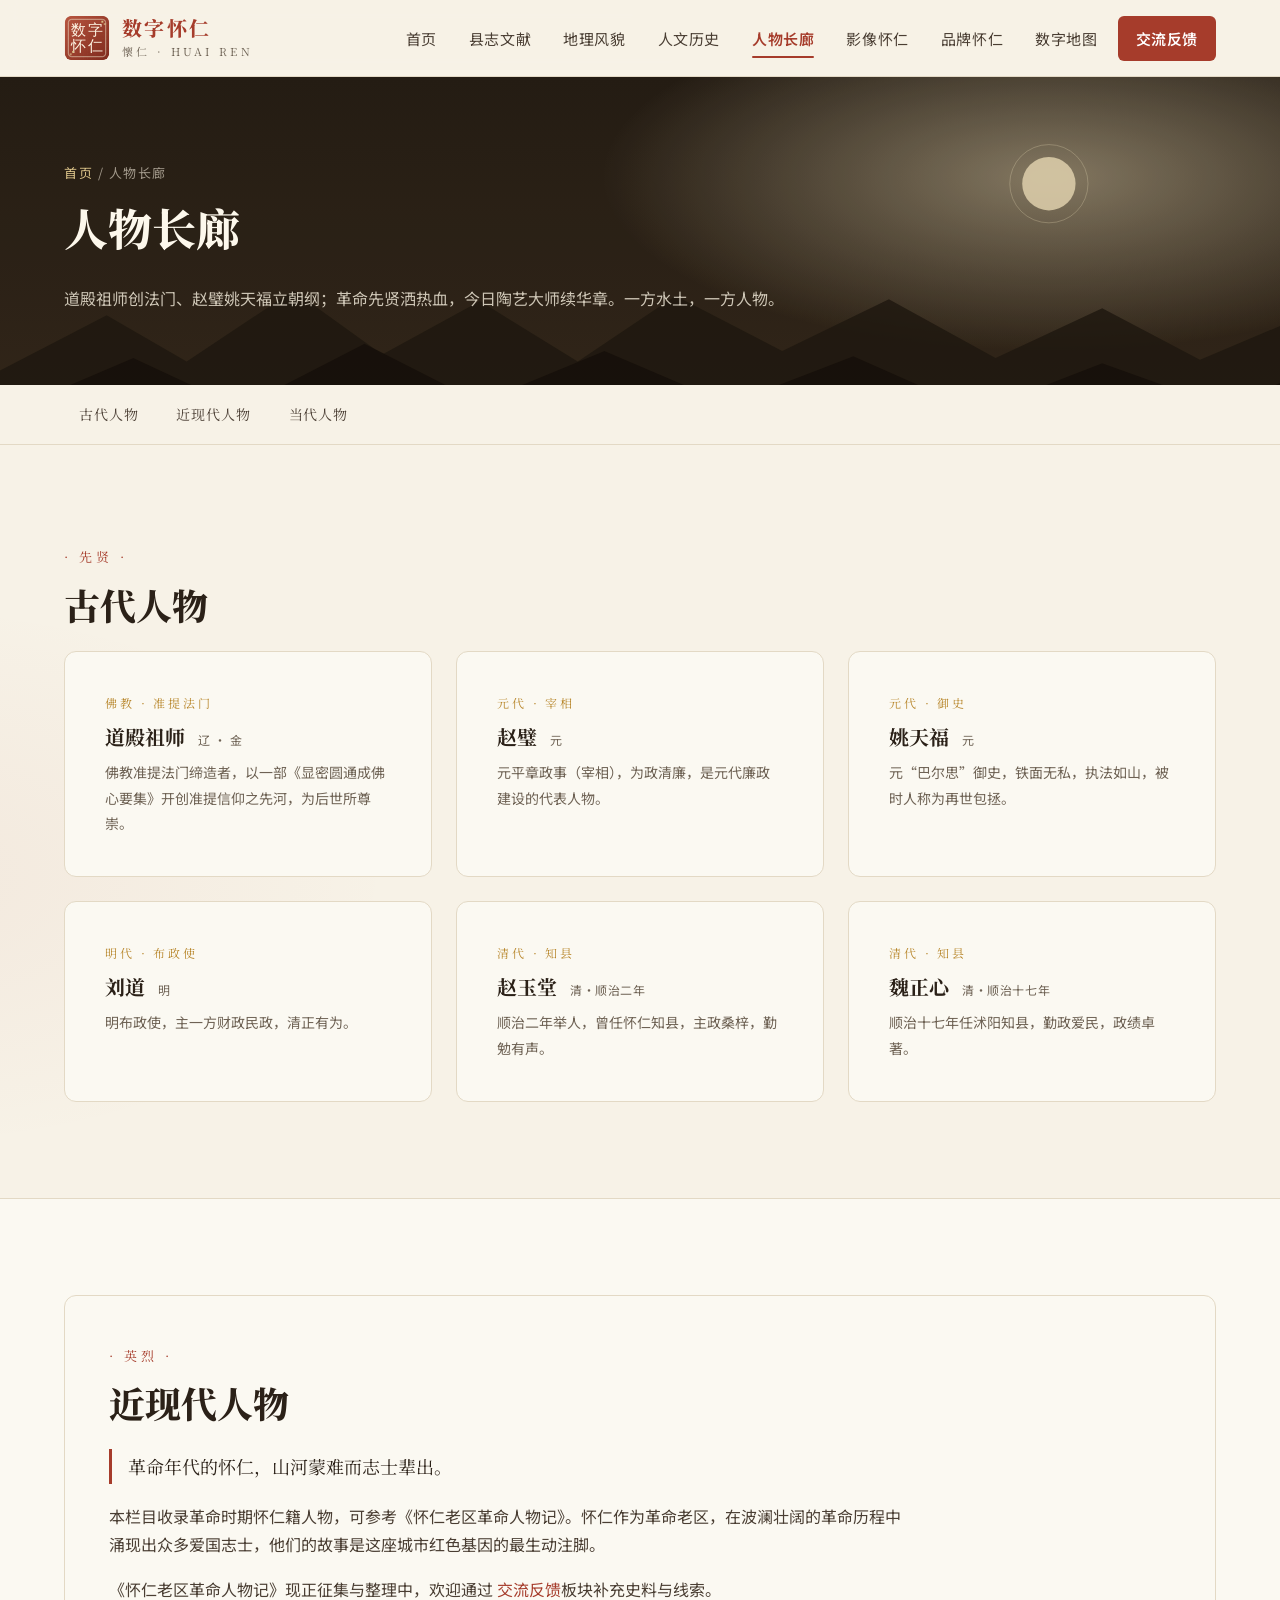
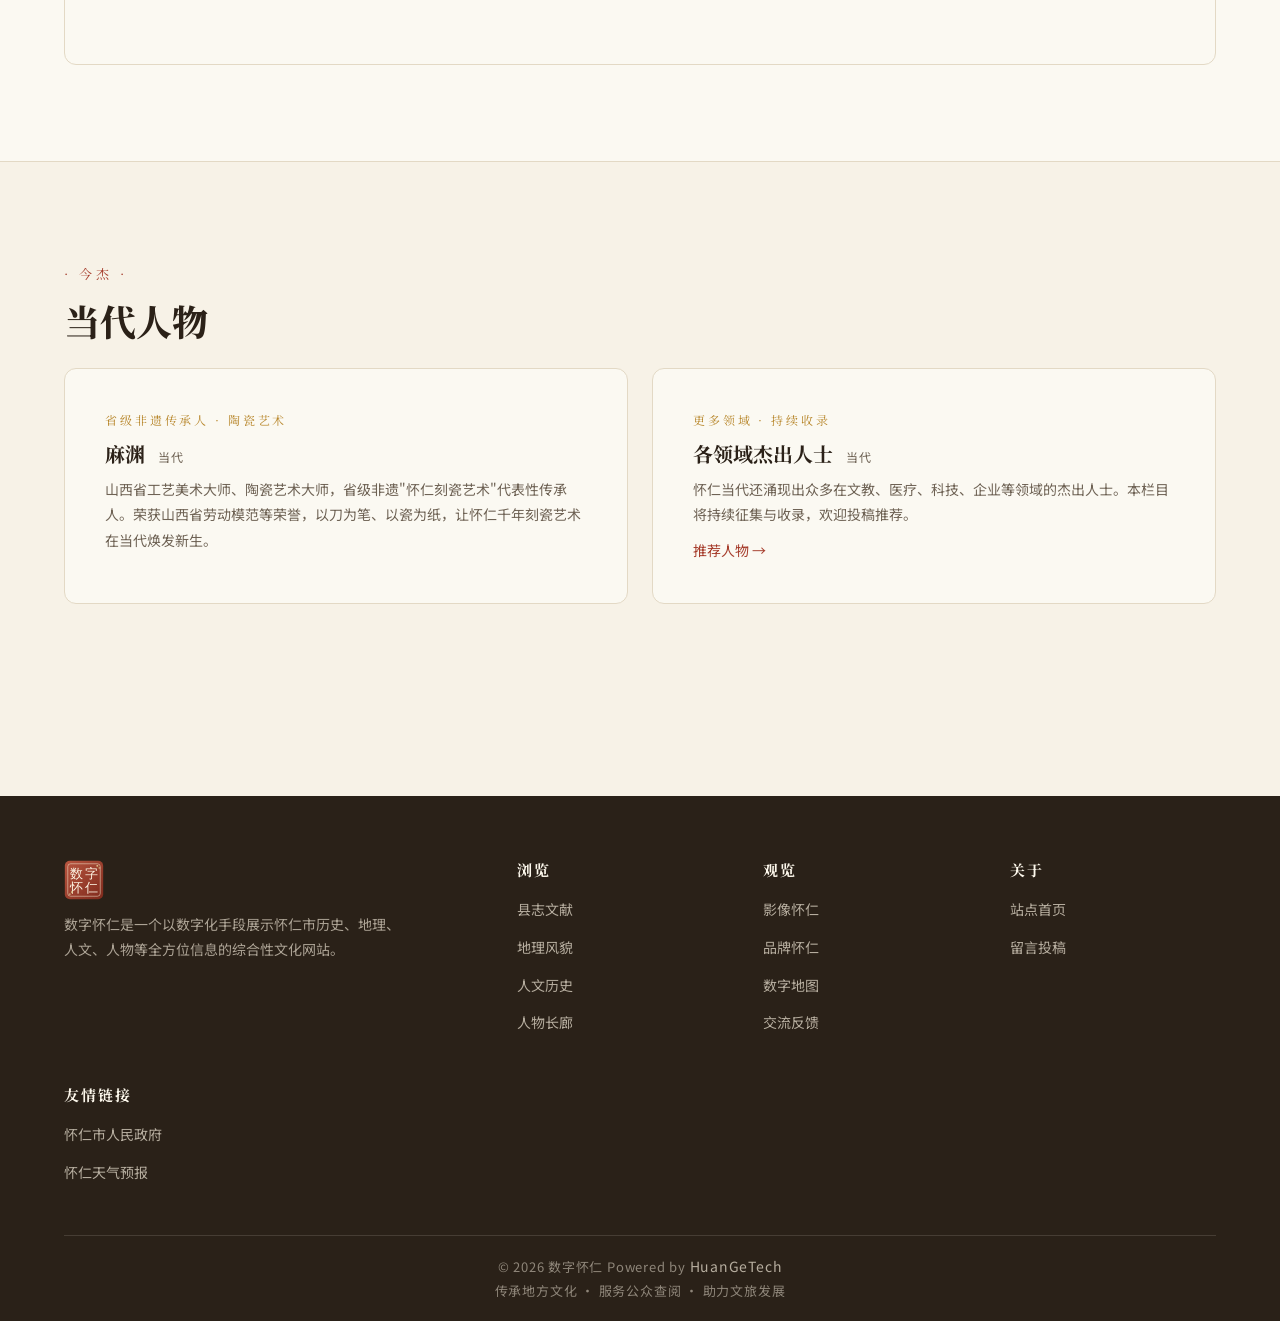
<file: renwu.html>
<!DOCTYPE html>
<html lang="zh-CN">
<head>
<meta charset="UTF-8">
<meta name="viewport" content="width=device-width, initial-scale=1.0">
<title>人物长廊 · 数字怀仁</title>
<meta name="description" content="怀仁人物长廊：从元代平章政事赵璧、铁面御史姚天福，到刻瓷大师麻渊，一方水土一方人物。">
<meta name="robots" content="index, follow, max-image-preview:large">
<meta name="author" content="HuanGeTech">
<meta name="keywords" content="怀仁人物,赵璧,姚天福,道殿祖师,怀仁刻瓷,麻渊,怀仁名人,怀仁先贤,怀仁英烈,数字怀仁">
<meta name="theme-color" content="#a63c2b">
<link rel="canonical" href="https://huairen.quickso.cn/renwu.html">
<meta property="og:type" content="website">
<meta property="og:site_name" content="数字怀仁">
<meta property="og:locale" content="zh_CN">
<meta property="og:title" content="人物长廊 · 数字怀仁">
<meta property="og:description" content="道殿祖师创法门、赵璧姚天福立朝纲；革命先贤洒热血，今日陶艺大师续华章。一方水土，一方人物。">
<meta property="og:url" content="https://huairen.quickso.cn/renwu.html">
<meta property="og:image" content="https://huairen.quickso.cn/assets/logo-seal.svg">
<meta name="twitter:card" content="summary">
<meta name="twitter:title" content="人物长廊 · 数字怀仁">
<meta name="twitter:description" content="从元代宰相赵璧、御史姚天福到刻瓷大师麻渊，怀仁一方人物传奇。">
<meta name="twitter:image" content="https://huairen.quickso.cn/assets/logo-seal.svg">
<script type="application/ld+json">
{
  "@context": "https://schema.org",
  "@graph": [
    {
      "@type": "WebSite",
      "@id": "https://huairen.quickso.cn/#website",
      "name": "数字怀仁",
      "url": "https://huairen.quickso.cn/",
      "inLanguage": "zh-CN"
    },
    {
      "@type": "BreadcrumbList",
      "@id": "https://huairen.quickso.cn/renwu.html#breadcrumb",
      "itemListElement": [
        { "@type": "ListItem", "position": 1, "name": "首页", "item": "https://huairen.quickso.cn/" },
        { "@type": "ListItem", "position": 2, "name": "人物长廊", "item": "https://huairen.quickso.cn/renwu.html" }
      ]
    }
  ]
}
</script>
<link rel="icon" href="assets/logo-seal.svg" type="image/svg+xml">
<link rel="preconnect" href="https://fonts.googleapis.com">
<link rel="preconnect" href="https://fonts.gstatic.com" crossorigin>
<link href="https://fonts.googleapis.com/css2?family=Noto+Sans+SC:wght@300;400;500;700&family=Noto+Serif+SC:wght@400;500;600;700;800&display=swap" rel="stylesheet">
<link rel="stylesheet" href="css/style.css">
</head>
<body>

<header class="site-header">
  <div class="container nav-inner">
    <a class="brand" href="index.html">
      <img class="brand-seal" src="assets/logo-seal.svg" alt="数字怀仁">
      <span class="brand-text">
        <span class="brand-title">数字怀仁</span><br>
        <span class="brand-sub">懷仁 · HUAI REN</span>
      </span>
    </a>
    <button class="nav-toggle" aria-label="打开菜单"><span></span><span></span><span></span></button>
    <nav class="nav">
      <a href="index.html" data-page="index.html">首页</a>
      <a href="zhixian.html" data-page="zhixian.html">县志文献</a>
      <a href="dili.html" data-page="dili.html">地理风貌</a>
      <a href="renwen.html" data-page="renwen.html">人文历史</a>
      <a href="renwu.html" data-page="renwu.html">人物长廊</a>
      <a href="yingxiang.html" data-page="yingxiang.html">影像怀仁</a>
      <a href="pinpai.html" data-page="pinpai.html">品牌怀仁</a>
      <a href="ditu.html" data-page="ditu.html">数字地图</a>
      <a class="nav-cta" href="hudong.html" data-page="hudong.html">交流反馈</a>
    </nav>
  </div>
</header>

<section class="page-hero">
  <img class="hero-art" src="assets/hero-ink.svg" alt="">
  <div class="container" style="position:relative">
    <p class="crumb"><a href="index.html">首页</a> / 人物长廊</p>
    <h1>人物长廊</h1>
    <p class="page-desc">道殿祖师创法门、赵璧姚天福立朝纲；革命先贤洒热血，今日陶艺大师续华章。一方水土，一方人物。</p>
  </div>
</section>

<nav class="sub-nav" aria-label="人物长廊子栏目">
  <div class="sub-nav-inner">
    <a href="#gudai">古代人物</a>
    <a href="#jinxiandai">近现代人物</a>
    <a href="#dangdai">当代人物</a>
  </div>
</nav>

<main>
  <!-- 古代人物 -->
  <section id="gudai" class="section">
    <div class="container">
      <span class="section-eyebrow" data-reveal>· 先贤 ·</span>
      <h2 class="section-title" data-reveal>古代人物</h2>
      <div class="cards-grid cols-3" style="margin-top:20px">
        <div class="person-card" data-reveal>
          <div class="pc-role">佛教 · 准提法门</div>
          <h3>道殿祖师 <span class="pc-era">辽 · 金</span></h3>
          <p>佛教准提法门缔造者，以一部《显密圆通成佛心要集》开创准提信仰之先河，为后世所尊崇。</p>
        </div>
        <div class="person-card" data-reveal>
          <div class="pc-role">元代 · 宰相</div>
          <h3>赵璧 <span class="pc-era">元</span></h3>
          <p>元平章政事（宰相），为政清廉，是元代廉政建设的代表人物。</p>
        </div>
        <div class="person-card" data-reveal>
          <div class="pc-role">元代 · 御史</div>
          <h3>姚天福 <span class="pc-era">元</span></h3>
          <p>元“巴尔思”御史，铁面无私，执法如山，被时人称为再世包拯。</p>
        </div>
        <div class="person-card" data-reveal>
          <div class="pc-role">明代 · 布政使</div>
          <h3>刘道 <span class="pc-era">明</span></h3>
          <p>明布政使，主一方财政民政，清正有为。</p>
        </div>
        <div class="person-card" data-reveal>
          <div class="pc-role">清代 · 知县</div>
          <h3>赵玉堂 <span class="pc-era">清·顺治二年</span></h3>
          <p>顺治二年举人，曾任怀仁知县，主政桑梓，勤勉有声。</p>
        </div>
        <div class="person-card" data-reveal>
          <div class="pc-role">清代 · 知县</div>
          <h3>魏正心 <span class="pc-era">清·顺治十七年</span></h3>
          <p>顺治十七年任沭阳知县，勤政爱民，政绩卓著。</p>
        </div>
      </div>
    </div>
  </section>

  <!-- 近现代人物 -->
  <section id="jinxiandai" class="section section-paper">
    <div class="container">
      <div class="article" data-reveal>
        <span class="section-eyebrow">· 英烈 ·</span>
        <h2 class="section-title">近现代人物</h2>
        <p class="article-lead">革命年代的怀仁，山河蒙难而志士辈出。</p>
        <div class="prose">
          <p>本栏目收录革命时期怀仁籍人物，可参考《怀仁老区革命人物记》。怀仁作为革命老区，在波澜壮阔的革命历程中涌现出众多爱国志士，他们的故事是这座城市红色基因的最生动注脚。</p>
          <p style="margin-top:14px">《怀仁老区革命人物记》现正征集与整理中，欢迎通过<a href="hudong.html#liuyan"> 交流反馈</a>板块补充史料与线索。</p>
        </div>
      </div>
    </div>
  </section>

  <!-- 当代人物 -->
  <section id="dangdai" class="section">
    <div class="container">
      <span class="section-eyebrow" data-reveal>· 今杰 ·</span>
      <h2 class="section-title" data-reveal>当代人物</h2>
      <div class="cards-grid cols-2" style="margin-top:20px">
        <div class="person-card" data-reveal>
          <div class="pc-role">省级非遗传承人 · 陶瓷艺术</div>
          <h3>麻渊 <span class="pc-era">当代</span></h3>
          <p>山西省工艺美术大师、陶瓷艺术大师，省级非遗"怀仁刻瓷艺术"代表性传承人。荣获山西省劳动模范等荣誉，以刀为笔、以瓷为纸，让怀仁千年刻瓷艺术在当代焕发新生。</p>
        </div>
        <div class="person-card" data-reveal>
          <div class="pc-role">更多领域 · 持续收录</div>
          <h3>各领域杰出人士 <span class="pc-era">当代</span></h3>
          <p>怀仁当代还涌现出众多在文教、医疗、科技、企业等领域的杰出人士。本栏目将持续征集与收录，欢迎投稿推荐。</p>
          <p style="margin-top:10px"><a href="hudong.html#liuyan">推荐人物 →</a></p>
        </div>
      </div>
    </div>
  </section>
</main>

<footer class="site-footer">
  <div class="container">
    <div class="foot-grid">
      <div class="foot-about">
        <img class="foot-seal" src="assets/logo-seal.svg" alt="数字怀仁">
        <p>数字怀仁是一个以数字化手段展示怀仁市历史、地理、人文、人物等全方位信息的综合性文化网站。</p>
      </div>
      <div>
        <h4>浏览</h4>
        <ul>
          <li><a href="zhixian.html">县志文献</a></li>
          <li><a href="dili.html">地理风貌</a></li>
          <li><a href="renwen.html">人文历史</a></li>
          <li><a href="renwu.html">人物长廊</a></li>
        </ul>
      </div>
      <div>
        <h4>观览</h4>
        <ul>
          <li><a href="yingxiang.html">影像怀仁</a></li>
          <li><a href="pinpai.html">品牌怀仁</a></li>
          <li><a href="ditu.html">数字地图</a></li>
          <li><a href="hudong.html">交流反馈</a></li>
        </ul>
      </div>
      <div>
        <h4>关于</h4>
        <ul>
          <li><a href="index.html">站点首页</a></li>
          <li><a href="hudong.html#liuyan">留言投稿</a></li>
        </ul>
      </div>
      <div>
        <h4>友情链接</h4>
        <ul>
          <li><a href="http://www.zghr.gov.cn/" target="_blank" rel="noopener">怀仁市人民政府</a></li>
          <li><a href="https://www.nmc.cn/publish/forecast/ASX/huairen.html" target="_blank" rel="noopener">怀仁天气预报</a></li>
        </ul>
      </div>
    </div>
    <div class="foot-bottom">
       © <span data-year>2026</span> 数字怀仁 Powered by <a href="https://huangetech.com">HuanGeTech</a> <br> 传承地方文化 · 服务公众查阅 · 助力文旅发展 
    </div>
  </div>
</footer>

<button class="to-top" aria-label="回到顶部">
  <svg width="18" height="18" viewBox="0 0 24 24" fill="none" stroke="currentColor" stroke-width="2" stroke-linecap="round" stroke-linejoin="round"><path d="M12 19V5M5 12l7-7 7 7"/></svg>
</button>

<script src="js/main.js"></script>
</body>
</html>
</file>
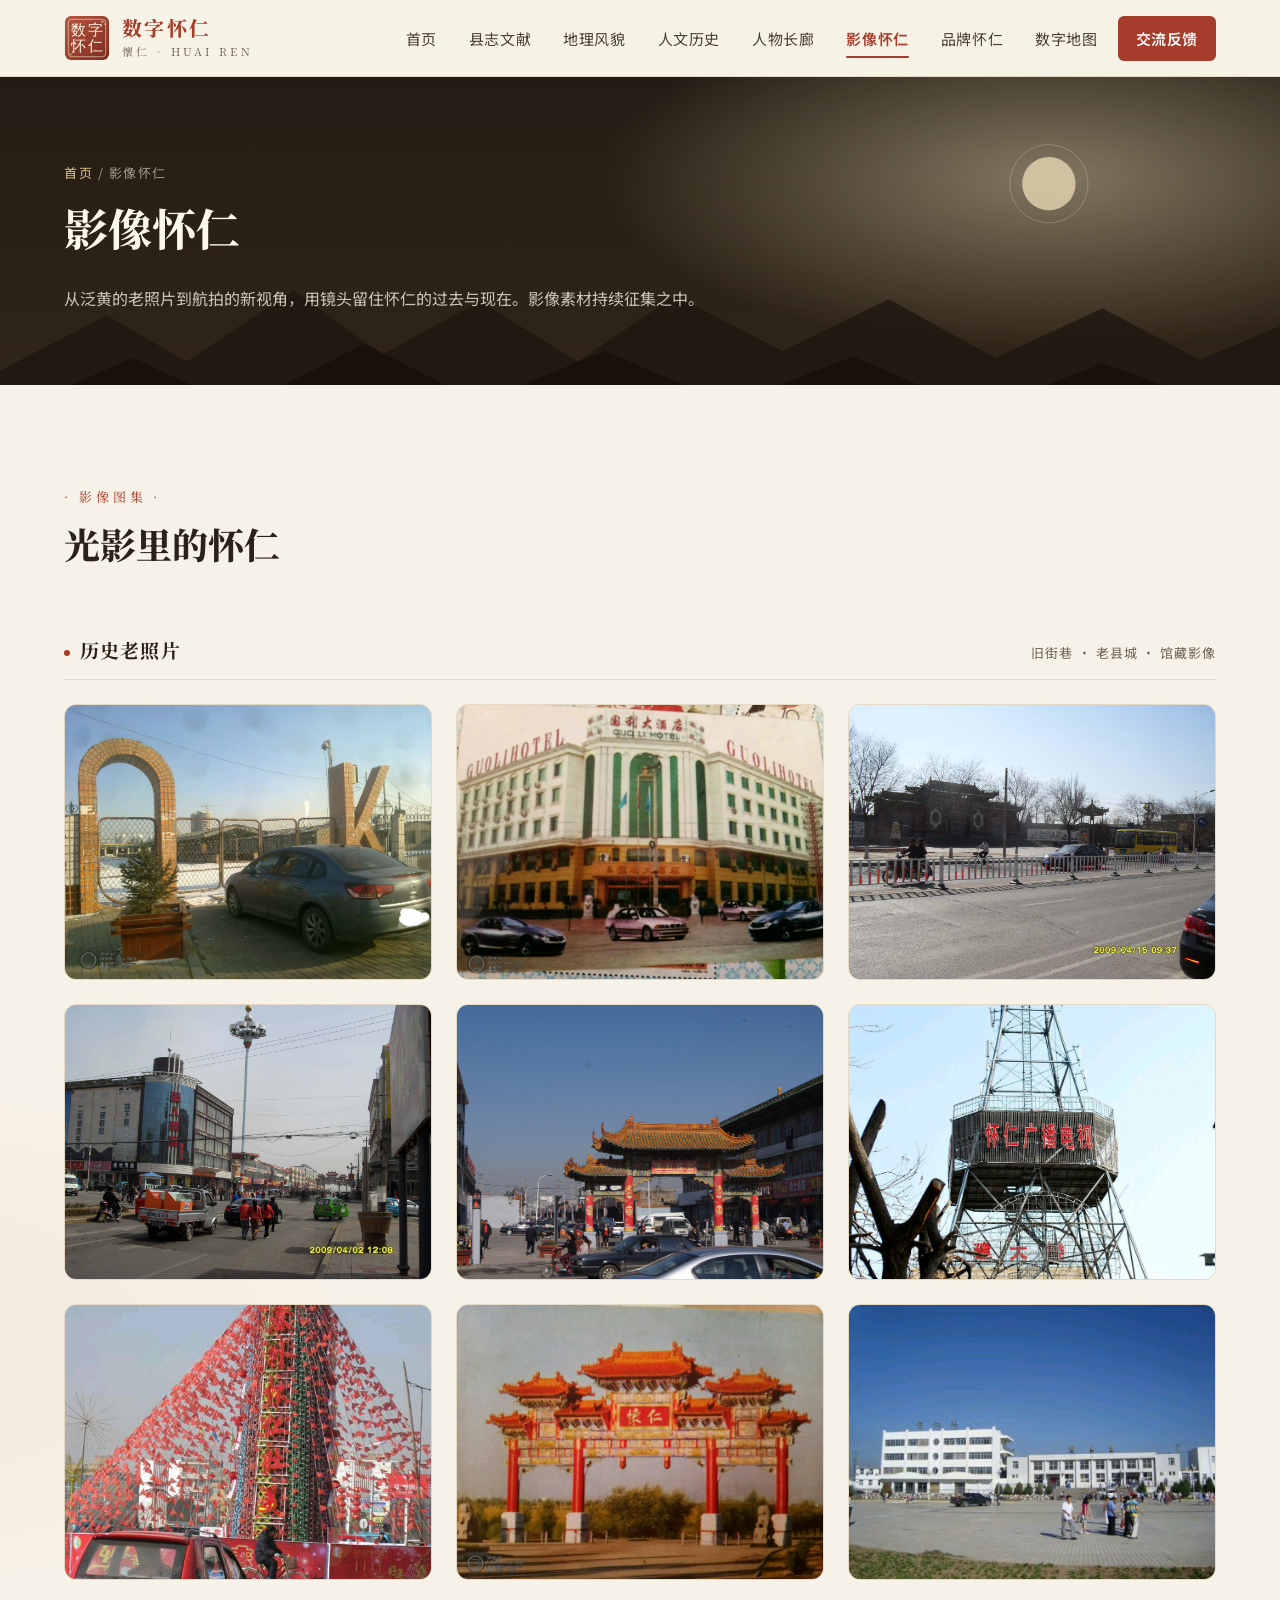
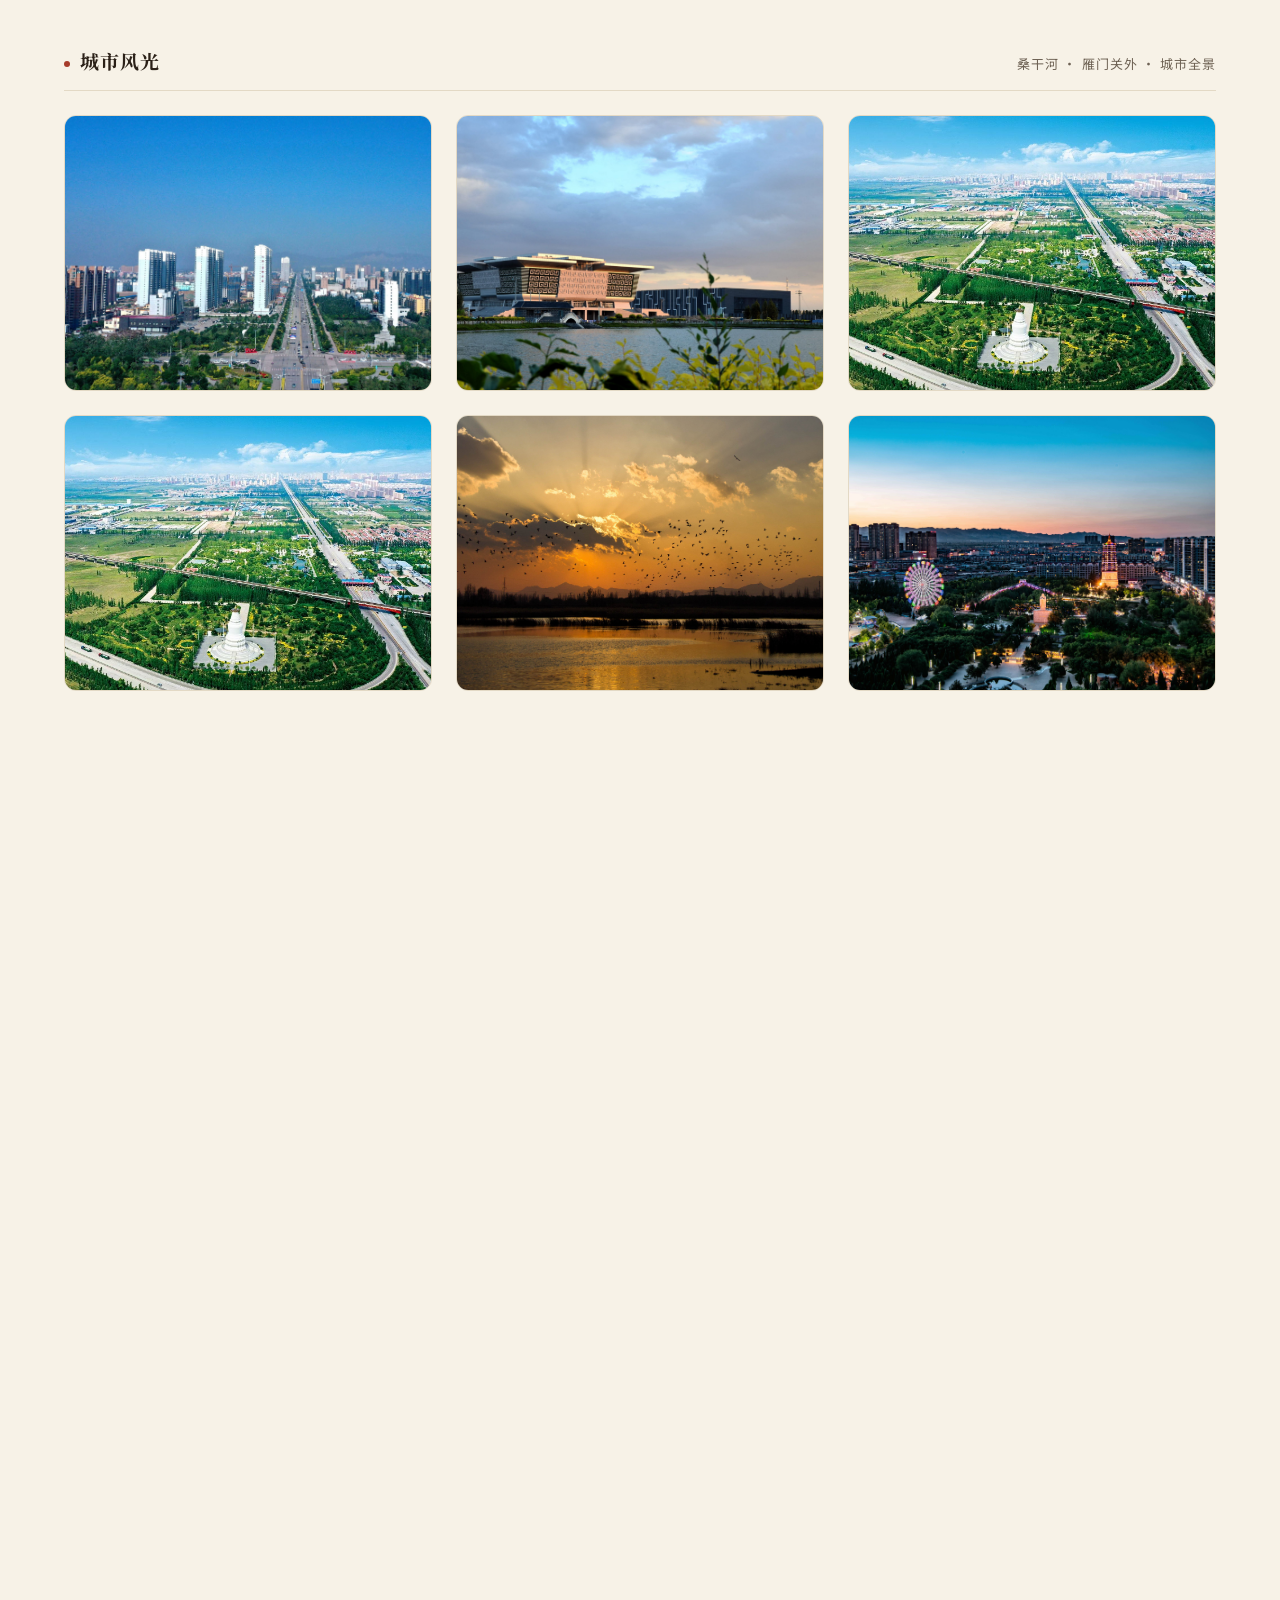
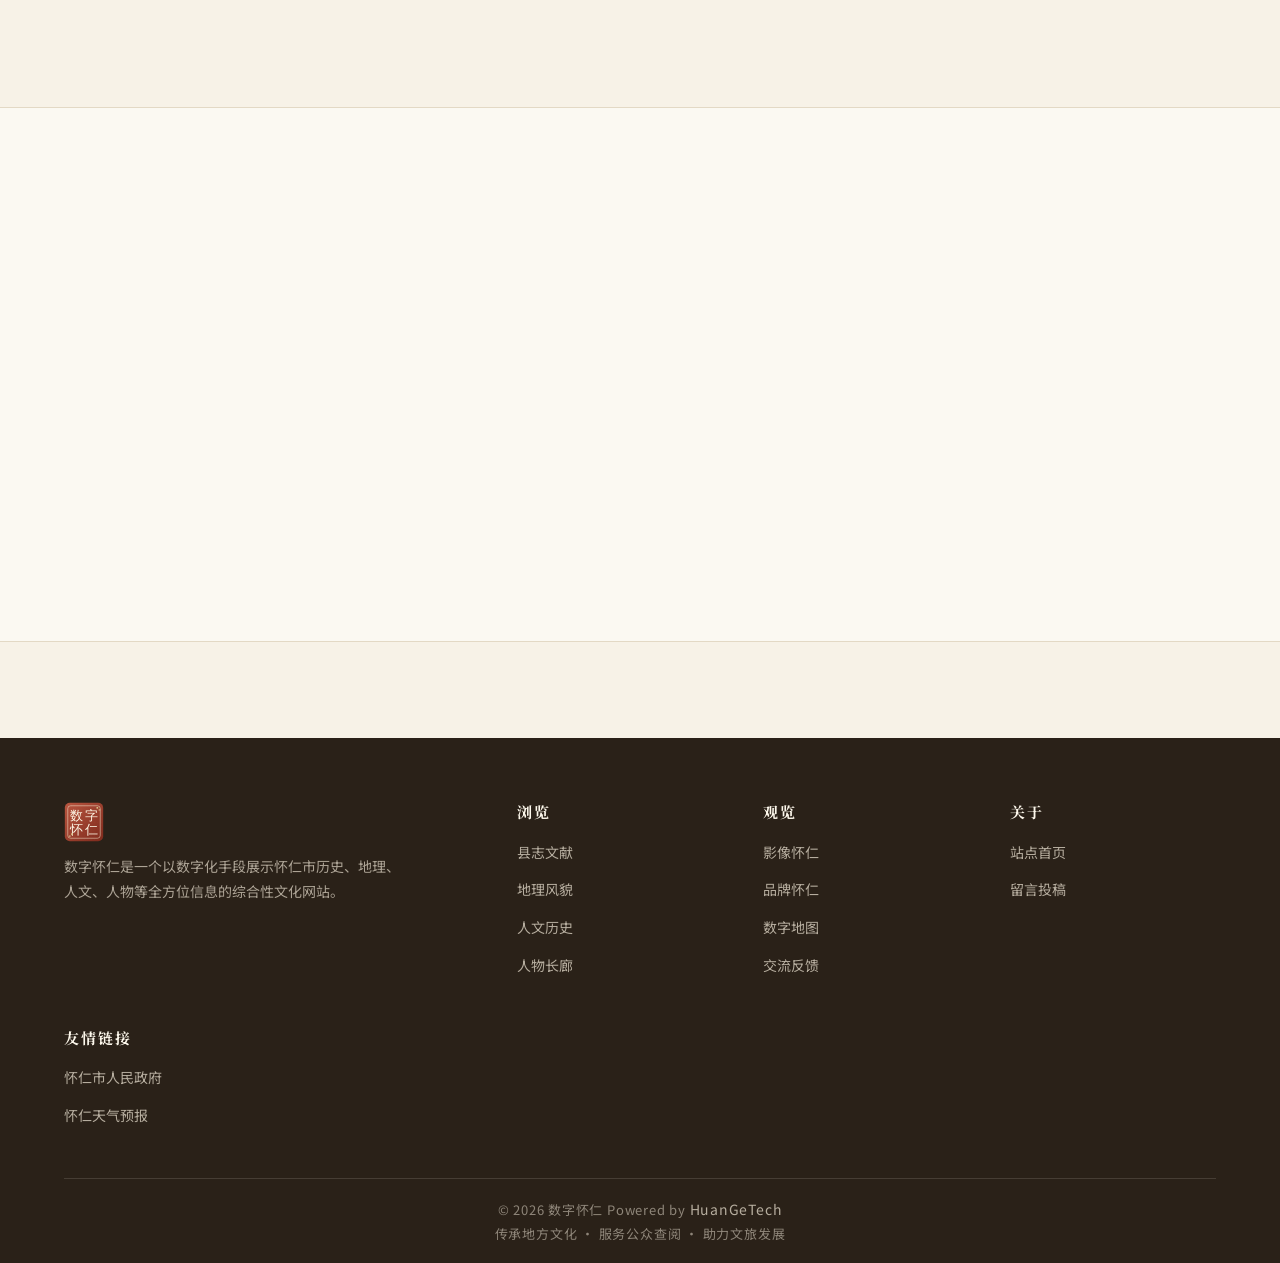
<file: yingxiang.html>
<!DOCTYPE html>
<html lang="zh-CN">
<head>
<meta charset="UTF-8">
<meta name="viewport" content="width=device-width, initial-scale=1.0">
<title>影像怀仁 · 数字怀仁</title>
<meta name="description" content="怀仁影像：历史老照片、航拍风光、民俗活动视频与陶瓷工艺纪录片，用镜头留住怀仁记忆。">
<meta name="robots" content="index, follow, max-image-preview:large">
<meta name="author" content="HuanGeTech">
<meta name="keywords" content="怀仁老照片,怀仁影像,怀仁航拍,怀仁风光,怀仁旺火视频,踢鼓秧歌,怀仁陶瓷,影像怀仁,数字怀仁">
<meta name="theme-color" content="#a63c2b">
<link rel="canonical" href="https://huairen.quickso.cn/yingxiang.html">
<meta property="og:type" content="website">
<meta property="og:site_name" content="数字怀仁">
<meta property="og:locale" content="zh_CN">
<meta property="og:title" content="影像怀仁 · 数字怀仁">
<meta property="og:description" content="从泛黄的老照片到航拍的新视角，用镜头留住怀仁的过去与现在。">
<meta property="og:url" content="https://huairen.quickso.cn/yingxiang.html">
<meta property="og:image" content="https://huairen.quickso.cn/assets/logo-seal.svg">
<meta name="twitter:card" content="summary">
<meta name="twitter:title" content="影像怀仁 · 数字怀仁">
<meta name="twitter:description" content="历史老照片、航拍风光与民俗视频，光影里的怀仁。">
<meta name="twitter:image" content="https://huairen.quickso.cn/assets/logo-seal.svg">
<script type="application/ld+json">
{
  "@context": "https://schema.org",
  "@graph": [
    {
      "@type": "WebSite",
      "@id": "https://huairen.quickso.cn/#website",
      "name": "数字怀仁",
      "url": "https://huairen.quickso.cn/",
      "inLanguage": "zh-CN"
    },
    {
      "@type": "BreadcrumbList",
      "@id": "https://huairen.quickso.cn/yingxiang.html#breadcrumb",
      "itemListElement": [
        { "@type": "ListItem", "position": 1, "name": "首页", "item": "https://huairen.quickso.cn/" },
        { "@type": "ListItem", "position": 2, "name": "影像怀仁", "item": "https://huairen.quickso.cn/yingxiang.html" }
      ]
    }
  ]
}
</script>
<link rel="icon" href="assets/logo-seal.svg" type="image/svg+xml">
<link rel="preconnect" href="https://fonts.googleapis.com">
<link rel="preconnect" href="https://fonts.gstatic.com" crossorigin>
<link href="https://fonts.googleapis.com/css2?family=Noto+Sans+SC:wght@300;400;500;700&family=Noto+Serif+SC:wght@400;500;600;700;800&display=swap" rel="stylesheet">
<link rel="stylesheet" href="css/style.css">
<style>
  .ph-fill.phomo { background: linear-gradient(160deg, #b9a98c, #8a7a5f 55%, #5f4f37); }
  .ph-fill.phoair { background: linear-gradient(170deg, #5b7d95, #8fa8bd 40%, #4d6478); }
  .ph-fill.phofire { background: linear-gradient(160deg, #7a2b1a, #c74d26 55%, #24120b); }
  .ph-fill.phoferro { background: linear-gradient(160deg, #9a8a72, #c2b59a 45%, #6a5b45); }
  .ph-fill .ph-circle { position: absolute; border-radius: 50%; border: 2px solid rgba(255,255,255,.35); }
  .film-tape { display: flex; gap: 14px; align-items: center; color: var(--gold-soft); }
  .vd-fill.vdfire { background: linear-gradient(160deg, #6e2516, #b04020 55%, #1d0f08); }
  .vd-fill.vdcer { background: linear-gradient(170deg, #8a7353, #c8b89c 45%, #57442f); }
  .vd-fill.vddance { background: linear-gradient(160deg, #27425c, #5c7d99 50%, #1c3042); }
  .vd-fill.vdair { background: linear-gradient(165deg, #4f6b7e, #9db3c4 40%, #3a5568); }
  .vd-fill.vdold { background: linear-gradient(160deg, #b9a98c, #8a7a5f 55%, #5f4f37); }
  .vd-fill.vdwar { background: linear-gradient(160deg, #5a4632, #8f7452 50%, #382a1c); }
  .vd-fill .ph-circle { position: absolute; border-radius: 50%; border: 2px solid rgba(255,255,255,.3); }
</style>
</head>
<body>

<header class="site-header">
  <div class="container nav-inner">
    <a class="brand" href="index.html">
      <img class="brand-seal" src="assets/logo-seal.svg" alt="数字怀仁">
      <span class="brand-text">
        <span class="brand-title">数字怀仁</span><br>
        <span class="brand-sub">懷仁 · HUAI REN</span>
      </span>
    </a>
    <button class="nav-toggle" aria-label="打开菜单"><span></span><span></span><span></span></button>
    <nav class="nav">
      <a href="index.html" data-page="index.html">首页</a>
      <a href="zhixian.html" data-page="zhixian.html">县志文献</a>
      <a href="dili.html" data-page="dili.html">地理风貌</a>
      <a href="renwen.html" data-page="renwen.html">人文历史</a>
      <a href="renwu.html" data-page="renwu.html">人物长廊</a>
      <a href="yingxiang.html" data-page="yingxiang.html">影像怀仁</a>
      <a href="pinpai.html" data-page="pinpai.html">品牌怀仁</a>
      <a href="ditu.html" data-page="ditu.html">数字地图</a>
      <a class="nav-cta" href="hudong.html" data-page="hudong.html">交流反馈</a>
    </nav>
  </div>
</header>

<section class="page-hero">
  <img class="hero-art" src="assets/hero-ink.svg" alt="">
  <div class="container" style="position:relative">
    <p class="crumb"><a href="index.html">首页</a> / 影像怀仁</p>
    <h1>影像怀仁</h1>
    <p class="page-desc">从泛黄的老照片到航拍的新视角，用镜头留住怀仁的过去与现在。影像素材持续征集之中。</p>
  </div>
</section>

<main>
  <!-- 图集 -->
  <section class="section">
    <div class="container">
      <div class="section-head" data-reveal>
        <span class="section-eyebrow">· 影像图集 ·</span>
        <h2 class="section-title">光影里的怀仁</h2>
      </div>

      <div class="gallery-cat" data-reveal>
        <div class="gallery-cat-head">
          <span class="cat-tag">历史老照片</span>
          <small>旧街巷 · 老县城 · 馆藏影像</small>
        </div>
        <div class="gallery-grid">
          <img src="img/old/0.jpg" alt="怀仁历史老照片（1）" loading="lazy">
          <img src="img/old/1.jpg" alt="怀仁历史老照片（2）" loading="lazy">
          <img src="img/old/2.jpg" alt="怀仁历史老照片（3）" loading="lazy">
          <img src="img/old/3.jpg" alt="怀仁历史老照片（4）" loading="lazy">
          <img src="img/old/4.jpg" alt="怀仁历史老照片（5）" loading="lazy">
          <img src="img/old/5.jpg" alt="怀仁历史老照片（6）" loading="lazy">
          <img src="img/old/6.jpg" alt="怀仁历史老照片（7）" loading="lazy">
          <img src="img/old/7.jpg" alt="怀仁历史老照片（8）" loading="lazy">
          <img src="img/old/8.jpg" alt="怀仁历史老照片（9）" loading="lazy">
        </div>
      </div>

      <div class="gallery-cat" data-reveal>
        <div class="gallery-cat-head">
          <span class="cat-tag">城市风光</span>
          <small>桑干河 · 雁门关外 · 城市全景</small>
        </div>
        <div class="gallery-grid">
          <img src="img/city/0.jpeg" alt="怀仁城市风光（1）" loading="lazy">
          <img src="img/city/1.jpeg" alt="怀仁城市风光（2）" loading="lazy">
          <img src="img/city/2.jpeg" alt="怀仁城市风光（3）" loading="lazy">
          <img src="img/city/3.jpeg" alt="怀仁城市风光（4）" loading="lazy">
          <img src="img/city/4.jpeg" alt="怀仁城市风光（5）" loading="lazy">
          <img src="img/city/5.jpg" alt="怀仁城市风光（6）" loading="lazy">
        </div>
      </div>
    </div>
  </section>

  <!-- 视频栏目 -->
  <section class="section">
    <div class="container">
      <div class="section-head" data-reveal>
        <span class="section-eyebrow">· 视频栏目 ·</span>
        <h2 class="section-title">流动的怀仁</h2>
      </div>

      <div class="cards-grid cols-3" style="gap:var(--space-3)">
        <div class="video-card video-card-embed" data-reveal>
          <iframe src="//player.bilibili.com/player.html?isOutside=true&aid=934164933&bvid=BV1FT4y1R7RP&cid=443296728&p=1&autoplay=0" scrolling="no" border="0" frameborder="no" framespacing="0" allowfullscreen="true" title="旺火拢火龙" loading="lazy"></iframe>
        </div>
        <a class="video-card video-card-link" href="https://v.douyin.com/Tbxzp9mX_lY/" target="_blank" rel="noopener" data-reveal>
          <div class="vd-fill vdcer">
            <span class="vd-title">怀仁：晋北综合实力第一县</span>
            <svg class="vd-play" width="26" height="26" viewBox="0 0 24 24" fill="currentColor" aria-hidden="true"><path d="M8 5v14l11-7z"/></svg>
          </div>
          <span class="ph-cap">怀仁：晋北综合实力第一县 <small>抖音视频 · 北方瓷都 · 城建强县</small></span>
        </a>
        <div class="video-card video-card-embed" data-reveal>
          <iframe src="//player.bilibili.com/player.html?isOutside=true&aid=115001608111438&bvid=BV1NAtez4EW3&cid=31596479982&p=1&autoplay=0" scrolling="no" border="0" frameborder="no" framespacing="0" allowfullscreen="true" title="踢鼓秧歌" loading="lazy"></iframe>
        </div>
        <a class="video-card video-card-link" href="https://v.douyin.com/gx8u6yXb2rA/" target="_blank" rel="noopener" data-reveal>
          <div class="vd-fill vdair">
            <span class="vd-title">换个角度，会发现不一样城市美貌</span>
            <svg class="vd-play" width="26" height="26" viewBox="0 0 24 24" fill="currentColor" aria-hidden="true"><path d="M8 5v14l11-7z"/></svg>
          </div>
          <span class="ph-cap">换个角度，会发现不一样城市美貌 <small>抖音视频 · 航拍 · 怀仁夜景</small></span>
        </a>
        <div class="video-card video-card-embed" data-reveal>
          <iframe src="//player.bilibili.com/player.html?isOutside=true&aid=114011215496690&bvid=BV16GAGePEwx&cid=28415494838&p=1&autoplay=0" scrolling="no" border="0" frameborder="no" framespacing="0" allowfullscreen="true" title="老县城记忆" loading="lazy"></iframe>
        </div>
        <a class="video-card video-card-link" href="https://v.douyin.com/C6QkNb_gwIY/" target="_blank" rel="noopener" data-reveal>
          <div class="vd-fill vdwar">
            <span class="vd-title">跃见怀仁 · 怀仁市招商引资专题综述</span>
            <svg class="vd-play" width="26" height="26" viewBox="0 0 24 24" fill="currentColor" aria-hidden="true"><path d="M8 5v14l11-7z"/></svg>
          </div>
          <span class="ph-cap">跃见怀仁 <small>抖音视频 · 招商引资 · 专题综述</small></span>
        </a>
      </div>
    </div>
  </section>

  <!-- 视频/纪录片 -->
  <section class="section section-paper">
    <div class="container">
      <div class="kv-grid">
        <div data-reveal>
          <span class="section-eyebrow">· 影像志 ·</span>
          <p style="color:var(--ink-2)">以影像志的方式，为怀仁留下一部流动的记忆。</p>
          
        </div>
        <div data-reveal>
          <div class="info-card" style="text-align:center;padding:var(--space-5)">
            <div class="film-tape" style="justify-content:flex-start">
              <svg width="18" height="18" viewBox="0 0 24 24" fill="none" stroke="currentColor" stroke-width="1.6" stroke-linecap="round" stroke-linejoin="round" aria-hidden="true"><rect x="3" y="5" width="18" height="14" rx="2"/><path d="M3 9h18M3 15h18M8 9v6M12 9v6M16 9v6"/></svg>
              <span>影像素材持续征集</span>
            </div>
            <h2 style="margin-top:14px">你手中有怀仁的老照片吗？</h2>
            <p style="color:var(--ink-3)">老照片、老地图、家庭相册里的县城记忆，都欢迎投稿。经核校与授权后，将收录进数字怀仁影像库。</p>
            <a class="btn btn-primary" href="hudong.html#liuyan" style="margin-top:6px">投稿影像</a>
          </div>
        </div>
      </div>
    </div>
  </section>
</main>

<footer class="site-footer">
  <div class="container">
    <div class="foot-grid">
      <div class="foot-about">
        <img class="foot-seal" src="assets/logo-seal.svg" alt="数字怀仁">
        <p>数字怀仁是一个以数字化手段展示怀仁市历史、地理、人文、人物等全方位信息的综合性文化网站。</p>
      </div>
      <div>
        <h4>浏览</h4>
        <ul>
          <li><a href="zhixian.html">县志文献</a></li>
          <li><a href="dili.html">地理风貌</a></li>
          <li><a href="renwen.html">人文历史</a></li>
          <li><a href="renwu.html">人物长廊</a></li>
        </ul>
      </div>
      <div>
        <h4>观览</h4>
        <ul>
          <li><a href="yingxiang.html">影像怀仁</a></li>
          <li><a href="pinpai.html">品牌怀仁</a></li>
          <li><a href="ditu.html">数字地图</a></li>
          <li><a href="hudong.html">交流反馈</a></li>
        </ul>
      </div>
      <div>
        <h4>关于</h4>
        <ul>
          <li><a href="index.html">站点首页</a></li>
          <li><a href="hudong.html#liuyan">留言投稿</a></li>
        </ul>
      </div>
      <div>
        <h4>友情链接</h4>
        <ul>
          <li><a href="http://www.zghr.gov.cn/" target="_blank" rel="noopener">怀仁市人民政府</a></li>
          <li><a href="https://www.nmc.cn/publish/forecast/ASX/huairen.html" target="_blank" rel="noopener">怀仁天气预报</a></li>
        </ul>
      </div>
    </div>
    <div class="foot-bottom">
       © <span data-year>2026</span> 数字怀仁 Powered by <a href="https://huangetech.com">HuanGeTech</a> <br> 传承地方文化 · 服务公众查阅 · 助力文旅发展 
    </div>
  </div>
</footer>

<button class="to-top" aria-label="回到顶部">
  <svg width="18" height="18" viewBox="0 0 24 24" fill="none" stroke="currentColor" stroke-width="2" stroke-linecap="round" stroke-linejoin="round"><path d="M12 19V5M5 12l7-7 7 7"/></svg>
</button>

<script src="js/main.js"></script>
</body>
</html>
</file>
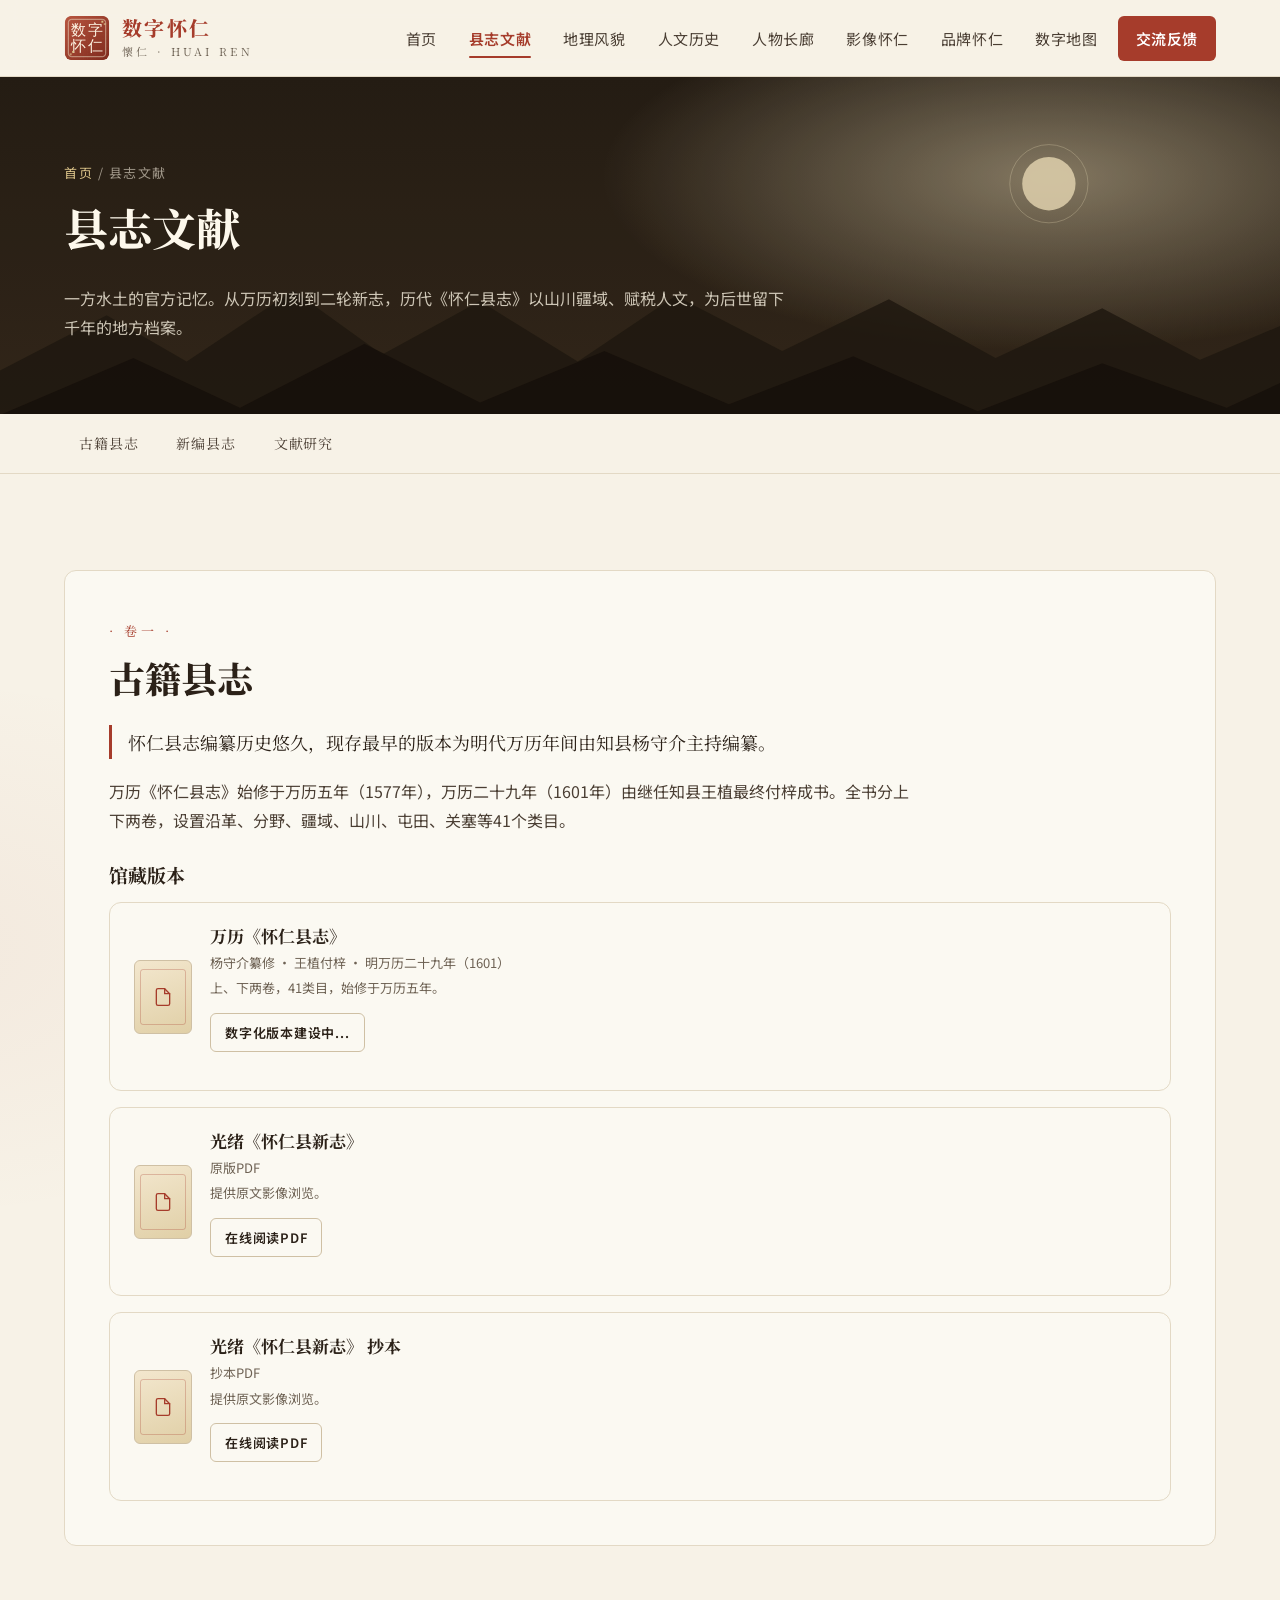
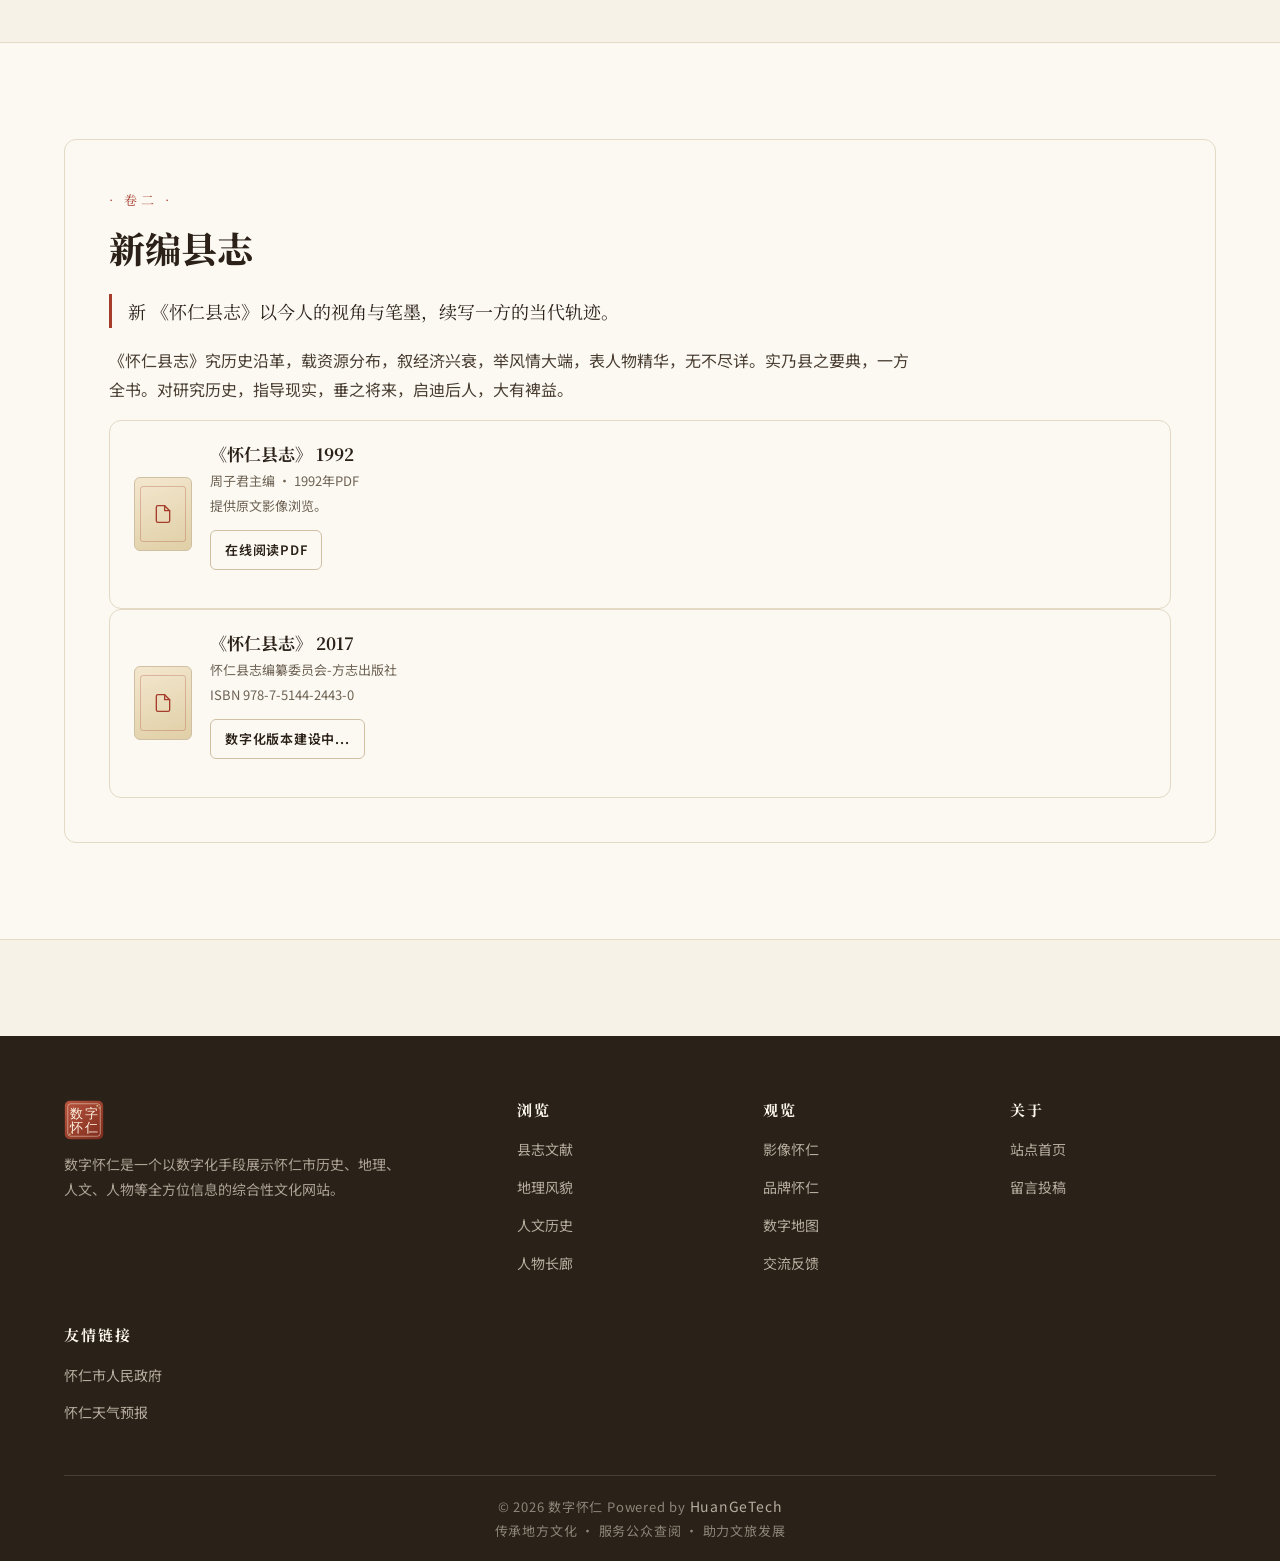
<file: zhixian.html>
<!DOCTYPE html>
<html lang="zh-CN">
<head>
<meta charset="UTF-8">
<meta name="viewport" content="width=device-width, initial-scale=1.0">
<title>县志文献 · 数字怀仁</title>
<meta name="description" content="怀仁县志历代版本：万历刻本、康熙补刻本、光绪新志与二轮新编县志，附校注研究与数字化浏览。">
<meta name="robots" content="index, follow, max-image-preview:large">
<meta name="author" content="HuanGeTech">
<meta name="keywords" content="怀仁县志,万历怀仁县志,光绪怀仁县新志,怀仁县新志,县志文献,怀仁古籍,怀仁县志校注,数字怀仁">
<meta name="theme-color" content="#a63c2b">
<link rel="canonical" href="https://huairen.quickso.cn/zhixian.html">
<meta property="og:type" content="website">
<meta property="og:site_name" content="数字怀仁">
<meta property="og:locale" content="zh_CN">
<meta property="og:title" content="县志文献 · 数字怀仁">
<meta property="og:description" content="从万历初刻到二轮新志，历代《怀仁县志》以山川疆域、赋税人文，为后世留下千年的地方档案。">
<meta property="og:url" content="https://huairen.quickso.cn/zhixian.html">
<meta property="og:image" content="https://huairen.quickso.cn/assets/logo-seal.svg">
<meta name="twitter:card" content="summary">
<meta name="twitter:title" content="县志文献 · 数字怀仁">
<meta name="twitter:description" content="从万历初刻到二轮新志，历代《怀仁县志》的数字化典藏。">
<meta name="twitter:image" content="https://huairen.quickso.cn/assets/logo-seal.svg">
<script type="application/ld+json">
{
  "@context": "https://schema.org",
  "@graph": [
    {
      "@type": "WebSite",
      "@id": "https://huairen.quickso.cn/#website",
      "name": "数字怀仁",
      "url": "https://huairen.quickso.cn/",
      "inLanguage": "zh-CN"
    },
    {
      "@type": "BreadcrumbList",
      "@id": "https://huairen.quickso.cn/zhixian.html#breadcrumb",
      "itemListElement": [
        { "@type": "ListItem", "position": 1, "name": "首页", "item": "https://huairen.quickso.cn/" },
        { "@type": "ListItem", "position": 2, "name": "县志文献", "item": "https://huairen.quickso.cn/zhixian.html" }
      ]
    }
  ]
}
</script>
<link rel="icon" href="assets/logo-seal.svg" type="image/svg+xml">
<link rel="preconnect" href="https://fonts.googleapis.com">
<link rel="preconnect" href="https://fonts.gstatic.com" crossorigin>
<link href="https://fonts.googleapis.com/css2?family=Noto+Sans+SC:wght@300;400;500;700&family=Noto+Serif+SC:wght@400;500;600;700;800&display=swap" rel="stylesheet">
<link rel="stylesheet" href="css/style.css">
</head>
<body>

<header class="site-header">
  <div class="container nav-inner">
    <a class="brand" href="index.html">
      <img class="brand-seal" src="assets/logo-seal.svg" alt="数字怀仁">
      <span class="brand-text">
        <span class="brand-title">数字怀仁</span><br>
        <span class="brand-sub">懷仁 · HUAI REN</span>
      </span>
    </a>
    <button class="nav-toggle" aria-label="打开菜单"><span></span><span></span><span></span></button>
    <nav class="nav">
      <a href="index.html" data-page="index.html">首页</a>
      <a href="zhixian.html" data-page="zhixian.html">县志文献</a>
      <a href="dili.html" data-page="dili.html">地理风貌</a>
      <a href="renwen.html" data-page="renwen.html">人文历史</a>
      <a href="renwu.html" data-page="renwu.html">人物长廊</a>
      <a href="yingxiang.html" data-page="yingxiang.html">影像怀仁</a>
      <a href="pinpai.html" data-page="pinpai.html">品牌怀仁</a>
      <a href="ditu.html" data-page="ditu.html">数字地图</a>
      <a class="nav-cta" href="hudong.html" data-page="hudong.html">交流反馈</a>
    </nav>
  </div>
</header>

<section class="page-hero">
  <img class="hero-art" src="assets/hero-ink.svg" alt="">
  <div class="container" style="position:relative">
    <p class="crumb"><a href="index.html">首页</a> / 县志文献</p>
    <h1>县志文献</h1>
    <p class="page-desc">一方水土的官方记忆。从万历初刻到二轮新志，历代《怀仁县志》以山川疆域、赋税人文，为后世留下千年的地方档案。</p>
  </div>
</section>

<nav class="sub-nav" aria-label="县志文献子栏目">
  <div class="sub-nav-inner">
    <a href="#guji">古籍县志</a>
    <a href="#xinbian">新编县志</a>
    <a href="#wenxian">文献研究</a>
  </div>
</nav>

<main>
  <!-- 古籍县志 -->
  <section id="guji" class="section">
    <div class="container">
      <div class="article" data-reveal>
        <span class="section-eyebrow">· 卷一 ·</span>
        <h2 class="section-title">古籍县志</h2>
        <p class="article-lead">怀仁县志编纂历史悠久，现存最早的版本为明代万历年间由知县杨守介主持编纂。</p>
        <div class="prose">
          <p>万历《怀仁县志》始修于万历五年（1577年），万历二十九年（1601年）由继任知县王植最终付梓成书。全书分上下两卷，设置沿革、分野、疆域、山川、屯田、关塞等41个类目。</p>
        </div>
        <h3 style="margin-top:28px;font-size:19px">馆藏版本</h3>
        <div style="display:grid;gap:16px;margin-top:14px">
          <div class="doc-card">
            <div class="doc-thumb"><svg viewBox="0 0 24 24" fill="none" stroke="currentColor" stroke-width="1.6" stroke-linecap="round" stroke-linejoin="round"><path d="M14 2H6a2 2 0 0 0-2 2v16a2 2 0 0 0 2 2h12a2 2 0 0 0 2-2V8z"/><path d="M14 2v6h6"/></svg></div>
            <div>
              <h3>万历《怀仁县志》</h3>
              <p class="doc-meta">杨守介纂修 · 王植付梓 · 明万历二十九年（1601）</p>
              <p class="doc-desc">上、下两卷，41类目，始修于万历五年。</p>
              <p style="margin-top:8px"><a class="btn btn-ghost" href="#" target="_blank" style="padding:7px 14px;font-size:13px">数字化版本建设中...</a></p>
            </div>
          </div>
          <div class="doc-card">
            <div class="doc-thumb"><svg viewBox="0 0 24 24" fill="none" stroke="currentColor" stroke-width="1.6" stroke-linecap="round" stroke-linejoin="round"><path d="M14 2H6a2 2 0 0 0-2 2v16a2 2 0 0 0 2 2h12a2 2 0 0 0 2-2V8z"/><path d="M14 2v6h6"/></svg></div>
            <div>
              <h3>光绪《怀仁县新志》</h3>
              <p class="doc-meta">原版PDF</p>
              <p class="doc-desc">提供原文影像浏览。</p>
              <p style="margin-top:8px"><a class="btn btn-ghost" href="https://oss2.quickso.cn/怀仁县新志（光绪）.pdf" target="_blank" style="padding:7px 14px;font-size:13px">在线阅读PDF</a></p>
            </div>
          </div>
          <div class="doc-card">
            <div class="doc-thumb"><svg viewBox="0 0 24 24" fill="none" stroke="currentColor" stroke-width="1.6" stroke-linecap="round" stroke-linejoin="round"><path d="M14 2H6a2 2 0 0 0-2 2v16a2 2 0 0 0 2 2h12a2 2 0 0 0 2-2V8z"/><path d="M14 2v6h6"/></svg></div>
            <div>
              <h3>光绪《怀仁县新志》 抄本</h3>
              <p class="doc-meta">抄本PDF</p>
              <p class="doc-desc">提供原文影像浏览。</p>
              <p style="margin-top:8px"><a class="btn btn-ghost" href="https://oss2.quickso.cn/怀仁县新志（光绪 抄本）.pdf" target="_blank" style="padding:7px 14px;font-size:13px">在线阅读PDF</a></p>
            </div>
          </div>
        </div>
      </div>
    </div>
  </section>

  <!-- 新编县志 -->
  <section id="xinbian" class="section section-paper">
    <div class="container">
      <div class="article" data-reveal>
        <span class="section-eyebrow">· 卷二 ·</span>
        <h2 class="section-title">新编县志</h2>
        <p class="article-lead">新 《怀仁县志》以今人的视角与笔墨，续写一方的当代轨迹。</p>
        <div class="prose">
          <p>《怀仁县志》究历史沿革，载资源分布，叙经济兴衰，举风情大端，表人物精华，无不尽详。实乃县之要典，一方全书。对研究历史，指导现实，垂之将来，启迪后人，大有裨益。</p>
        </div>
         <div class="doc-card">
            <div class="doc-thumb"><svg viewBox="0 0 24 24" fill="none" stroke="currentColor" stroke-width="1.6" stroke-linecap="round" stroke-linejoin="round"><path d="M14 2H6a2 2 0 0 0-2 2v16a2 2 0 0 0 2 2h12a2 2 0 0 0 2-2V8z"/><path d="M14 2v6h6"/></svg></div>
            <div>
              <h3>《怀仁县志》 1992</h3>
              <p class="doc-meta">周子君主编 · 1992年PDF</p>
              <p class="doc-desc">提供原文影像浏览。</p>
              <p style="margin-top:8px"><a class="btn btn-ghost" href="https://oss2.quickso.cn/怀仁县志_周子君主编1992年.pdf" target="_blank" style="padding:7px 14px;font-size:13px">在线阅读PDF</a></p>
            </div>
          </div>

          <div class="doc-card">
            <div class="doc-thumb"><svg viewBox="0 0 24 24" fill="none" stroke="currentColor" stroke-width="1.6" stroke-linecap="round" stroke-linejoin="round"><path d="M14 2H6a2 2 0 0 0-2 2v16a2 2 0 0 0 2 2h12a2 2 0 0 0 2-2V8z"/><path d="M14 2v6h6"/></svg></div>
            <div>
              <h3>《怀仁县志》 2017</h3>
              <p class="doc-meta">怀仁县志编纂委员会-方志出版社 </p>
              <p class="doc-desc">ISBN 978-7-5144-2443-0</p>
              <p style="margin-top:8px"><a class="btn btn-ghost" href="#" target="_blank" style="padding:7px 14px;font-size:13px">数字化版本建设中...</a></p>
            </div>
          </div>
      </div>
    </div>
  </section>

  <!-- 文献研究 -->
  <!-- <section id="wenxian" class="section">
    <div class="container">
      <div class="article" data-reveal>
        <span class="section-eyebrow">· 卷三 ·</span>
        <h2 class="section-title">文献研究</h2>
        <p class="article-lead">围绕《怀仁县志》的学术研究与动态，让地方文献进入公共学术视野。</p>
        <div class="cards-grid" style="margin-top:6px">
          <div class="info-card">
            <h3>学术论文</h3>
            <p>收录关于怀仁县志、怀仁历史地理与非物质文化遗产的学术论文与研究综述。</p>
          </div>
          <div class="info-card">
            <h3>校注项目动态</h3>
            <p>中共怀仁市委党史研究室对万历本和光绪本两书的校注工作进展与成果发布。</p>
          </div>
          <div class="info-card">
            <h3>新闻与专题</h3>
            <p>县志相关新闻动态，如校注项目进展、新书发布与巡展等实时资讯。</p>
          </div>
        </div>
      </div>
    </div>
  </section> -->
</main>

<footer class="site-footer">
  <div class="container">
    <div class="foot-grid">
      <div class="foot-about">
        <img class="foot-seal" src="assets/logo-seal.svg" alt="数字怀仁">
        <p>数字怀仁是一个以数字化手段展示怀仁市历史、地理、人文、人物等全方位信息的综合性文化网站。</p>
      </div>
      <div>
        <h4>浏览</h4>
        <ul>
          <li><a href="zhixian.html">县志文献</a></li>
          <li><a href="dili.html">地理风貌</a></li>
          <li><a href="renwen.html">人文历史</a></li>
          <li><a href="renwu.html">人物长廊</a></li>
        </ul>
      </div>
      <div>
        <h4>观览</h4>
        <ul>
          <li><a href="yingxiang.html">影像怀仁</a></li>
          <li><a href="pinpai.html">品牌怀仁</a></li>
          <li><a href="ditu.html">数字地图</a></li>
          <li><a href="hudong.html">交流反馈</a></li>
        </ul>
      </div>
      <div>
        <h4>关于</h4>
        <ul>
          <li><a href="index.html">站点首页</a></li>
          <li><a href="hudong.html#liuyan">留言投稿</a></li>
        </ul>
      </div>
      <div>
        <h4>友情链接</h4>
        <ul>
          <li><a href="http://www.zghr.gov.cn/" target="_blank" rel="noopener">怀仁市人民政府</a></li>
          <li><a href="https://www.nmc.cn/publish/forecast/ASX/huairen.html" target="_blank" rel="noopener">怀仁天气预报</a></li>
        </ul>
      </div>
    </div>
    <div class="foot-bottom">
       © <span data-year>2026</span> 数字怀仁 Powered by <a href="https://huangetech.com">HuanGeTech</a> <br> 传承地方文化 · 服务公众查阅 · 助力文旅发展 
    </div>
  </div>
</footer>

<button class="to-top" aria-label="回到顶部">
  <svg width="18" height="18" viewBox="0 0 24 24" fill="none" stroke="currentColor" stroke-width="2" stroke-linecap="round" stroke-linejoin="round"><path d="M12 19V5M5 12l7-7 7 7"/></svg>
</button>

<script src="js/main.js"></script>
</body>
</html>
</file>
<file: css/style.css>
/* ============================================================
   数字怀仁 · 设计系统
   Theme: 古籍雅韵 Ink & Paper Editorial
   Paper 宣纸 / Ink 墨 / Vermilion 朱砂 / Gold 藤黄
   ============================================================ */

:root {
  /* surfaces */
  --paper: #f7f2e7;
  --paper-2: #fbf9f2;
  --paper-dark: #2a2118;
  --paper-dark-2: #3a2f22;

  /* ink text */
  --ink: #2b2118;
  --ink-2: #4a3e33;
  --ink-3: #6e6254;
  --ink-rev: #f2ead9;

  /* brand */
  --vermilion: #a63c2b;
  --vermilion-dark: #8a2f21;
  --vermilion-soft: #d9b8a0;
  --gold: #b8872c;
  --gold-soft: #dcc48a;

  /* lines */
  --border: #e3d9c5;
  --border-2: #cfc0a4;

  /* effects */
  --shadow-sm: 0 1px 2px rgba(42, 33, 24, 0.06);
  --shadow-md: 0 6px 18px rgba(42, 33, 24, 0.08);
  --shadow-lg: 0 16px 40px rgba(42, 33, 24, 0.14);
  --radius-sm: 6px;
  --radius-md: 12px;
  --radius-lg: 20px;

  /* type */
  --font-serif: "Noto Serif SC", "Songti SC", "STSong", "SimSun", serif;
  --font-sans: "Noto Sans SC", "PingFang SC", "Microsoft YaHei", "Microsoft YaHei UI", sans-serif;

  /* layout rhythm */
  --container: 1200px;
  --nav-h: 76px;
  --space-1: 8px;
  --space-2: 16px;
  --space-3: 24px;
  --space-4: 40px;
  --space-5: 64px;
  --space-6: 96px;
}

/* ---------- Reset ---------- */
*,
*::before,
*::after {
  box-sizing: border-box;
}

html {
  scroll-behavior: smooth;
  scroll-padding-top: calc(var(--nav-h) + 12px);
}

body {
  margin: 0;
  font-family: var(--font-sans);
  font-size: 16px;
  line-height: 1.8;
  color: var(--ink);
  background:
    radial-gradient(1200px 600px at 100% -100px, rgba(184, 135, 44, 0.06), transparent 60%),
    radial-gradient(900px 500px at -100px 30%, rgba(166, 60, 43, 0.05), transparent 55%),
    var(--paper);
  -webkit-font-smoothing: antialiased;
}

h1,
h2,
h3,
h4,
h5,
h6 {
  font-family: var(--font-serif);
  line-height: 1.35;
  margin: 0 0 0.6em;
  color: var(--ink);
  font-weight: 700;
}

p {
  margin: 0 0 1em;
}

a {
  color: var(--vermilion);
  text-decoration: none;
  transition: color 0.2s ease;
}

a:hover {
  color: var(--vermilion-dark);
}

img,
svg {
  max-width: 100%;
  display: block;
}

ul,
ol {
  padding-left: 1.4em;
}

::selection {
  background: rgba(166, 60, 43, 0.16);
}

.container {
  max-width: var(--container);
  margin: 0 auto;
  padding: 0 var(--space-3);
}

.u-serif {
  font-family: var(--font-serif);
}

.grid-2 {
  display: grid;
  grid-template-columns: 1fr 1fr;
  gap: var(--space-2);
}

/* ============================================================
   Header / Nav
   ============================================================ */
.site-header {
  position: sticky;
  top: 0;
  z-index: 100;
  background: rgba(247, 242, 231, 0.92);
  backdrop-filter: blur(10px);
  border-bottom: 1px solid var(--border);
}

.nav-inner {
  height: var(--nav-h);
  display: flex;
  align-items: center;
  justify-content: space-between;
  gap: var(--space-3);
}

.brand {
  display: flex;
  align-items: center;
  gap: 12px;
  flex-shrink: 0;
}

.brand-seal {
  width: 46px;
  height: 46px;
  border-radius: 9px;
  overflow: hidden;
  flex-shrink: 0;
}

.brand-text {
  line-height: 1.2;
}

.brand-title {
  font-family: var(--font-serif);
  font-size: 20px;
  font-weight: 800;
  letter-spacing: 0.12em;
  color: var(--vermilion);
}

.brand-sub {
  font-size: 11px;
  color: var(--ink-3);
  letter-spacing: 0.3em;
  font-family: var(--font-serif);
}

.nav {
  display: flex;
  align-items: center;
  gap: calc(var(--space-1));
}

.nav>a {
  position: relative;
  padding: 8px 12px;
  font-size: 15px;
  color: var(--ink-2);
  border-radius: var(--radius-sm);
  letter-spacing: 0.04em;
}

.nav>a:hover {
  color: var(--vermilion);
  background: rgba(166, 60, 43, 0.06);
}

.nav>a.is-current {
  color: var(--vermilion);
  font-weight: 600;
}

.nav>a.is-current::after {
  content: "";
  position: absolute;
  left: 12px;
  right: 12px;
  bottom: 2px;
  height: 2px;
  background: var(--vermilion);
  border-radius: 2px;
}

.nav-cta {
  background: var(--vermilion);
  color: #fff !important;
  padding: 9px 18px !important;
  font-weight: 600;
  letter-spacing: 0.06em;
}

.nav-cta:hover {
  background: var(--vermilion-dark);
  color: #fff !important;
}

.nav-toggle {
  display: none;
  flex-direction: column;
  gap: 5px;
  background: none;
  border: none;
  padding: 12px;
  cursor: pointer;
}

.nav-toggle span {
  width: 22px;
  height: 2px;
  background: var(--ink);
  border-radius: 2px;
  transition: transform 0.25s, opacity 0.25s;
}

body.menu-open .nav-toggle span:nth-child(1) {
  transform: translateY(7px) rotate(45deg);
}

body.menu-open .nav-toggle span:nth-child(2) {
  opacity: 0;
}

body.menu-open .nav-toggle span:nth-child(3) {
  transform: translateY(-7px) rotate(-45deg);
}

/* ============================================================
   Buttons
   ============================================================ */
.btn {
  display: inline-flex;
  align-items: center;
  gap: 8px;
  padding: 11px 22px;
  border-radius: var(--radius-sm);
  border: 1px solid transparent;
  font-size: 15px;
  font-weight: 600;
  letter-spacing: 0.06em;
  cursor: pointer;
  transition: all 0.22s ease;
  font-family: var(--font-sans);
}

.btn-primary {
  background: var(--vermilion);
  color: #fff;
}

.btn-primary:hover {
  background: var(--vermilion-dark);
  color: #fff;
  transform: translateY(-1px);
  box-shadow: var(--shadow-md);
}

.btn-ghost {
  background: transparent;
  color: var(--ink);
  border-color: var(--border-2);
}

.btn-ghost:hover {
  border-color: var(--vermilion);
  color: var(--vermilion);
}

.btn-outline-light {
  background: transparent;
  color: var(--ink-rev);
  border-color: rgba(242, 234, 217, 0.5);
}

.btn-outline-light:hover {
  border-color: #fff;
  color: #fff;
}

/* ============================================================
   Hero
   ============================================================ */
.hero {
  position: relative;
  overflow: hidden;
  background: var(--paper-dark);
  color: var(--ink-rev);
}

.hero-art {
  position: absolute;
  inset: 0;
  opacity: 0.9;
}

.hero-content {
  position: relative;
  padding: 120px 0 96px;
  max-width: 780px;
}

.hero-kicker {
  display: inline-flex;
  align-items: center;
  gap: 10px;
  font-family: var(--font-serif);
  letter-spacing: 0.35em;
  font-size: 13px;
  color: var(--gold-soft);
  margin-bottom: var(--space-3);
}

.hero-kicker::before {
  content: "";
  width: 34px;
  height: 1px;
  background: var(--gold);
}

.hero h1 {
  font-size: clamp(38px, 6vw, 64px);
  color: #fdf8ec;
  margin-bottom: 20px;
  line-height: 1.25;
}

.hero h1 .u-hl {
  color: var(--gold-soft);
}

.hero-lead {
  font-size: clamp(16px, 2vw, 18px);
  color: rgba(242, 234, 217, 0.85);
  max-width: 620px;
  margin-bottom: var(--space-4);
}

.hero-actions {
  display: flex;
  gap: var(--space-2);
  flex-wrap: wrap;
}

.hero-stats {
  position: relative;
  display: grid;
  grid-template-columns: repeat(4, 1fr);
  border-top: 1px solid rgba(242, 234, 217, 0.18);
  margin-top: var(--space-5);
  padding-top: var(--space-4);
  gap: var(--space-3);
}

.hero-stat {
  text-align: center;
}

.hero-stat b {
  display: block;
  font-family: var(--font-serif);
  font-size: 34px;
  font-weight: 800;
  color: #fdf8ec;
  line-height: 1.2;
}

.hero-stat span {
  font-size: 13px;
  color: rgba(242, 234, 217, 0.7);
  letter-spacing: 0.14em;
}

/* ============================================================
   Sections
   ============================================================ */
.section {
  padding: var(--space-6) 0;
}

.section-paper {
  background: var(--paper-2);
  border-top: 1px solid var(--border);
  border-bottom: 1px solid var(--border);
}

.section-head {
  max-width: 640px;
  margin-bottom: var(--space-5);
}

.section-eyebrow {
  display: inline-block;
  font-family: var(--font-serif);
  font-size: 13px;
  letter-spacing: 0.3em;
  color: var(--vermilion);
  margin-bottom: 12px;
}

.section-title {
  font-size: clamp(26px, 4vw, 36px);
  font-weight: 800;
}

.section-sub {
  color: var(--ink-3);
  font-size: 16px;
}

/* ============================================================
   Module cards (home)
   ============================================================ */
.mod-grid {
  display: grid;
  grid-template-columns: repeat(4, 1fr);
  gap: var(--space-3);
}

.mod-card {
  position: relative;
  display: flex;
  flex-direction: column;
  padding: var(--space-4) var(--space-3);
  background: var(--paper-2);
  border: 1px solid var(--border);
  border-radius: var(--radius-md);
  transition: all 0.28s ease;
  overflow: hidden;
  color: var(--ink);
}

.mod-card::before {
  content: "";
  position: absolute;
  inset: 0 0 auto 0;
  height: 3px;
  background: linear-gradient(90deg, var(--vermilion), var(--gold));
  opacity: 0;
  transition: opacity 0.28s;
}

.mod-card:hover {
  transform: translateY(-4px);
  box-shadow: var(--shadow-md);
  border-color: var(--border-2);
}

.mod-card:hover::before {
  opacity: 1;
}

.mod-card .mod-tag {
  font-family: var(--font-serif);
  font-size: 12px;
  letter-spacing: 0.28em;
  color: var(--vermilion);
  margin-bottom: 14px;
}

.mod-card h3 {
  font-size: 21px;
  margin-bottom: 8px;
}

.mod-card p {
  color: var(--ink-3);
  font-size: 14px;
  margin-bottom: 18px;
  flex-grow: 1;
}

.mod-card .mod-more {
  font-size: 13px;
  font-weight: 600;
  letter-spacing: 0.1em;
}

.mod-card .mod-more::after {
  content: "→";
  margin-left: 6px;
  transition: margin-left 0.22s;
}

.mod-card:hover .mod-more::after {
  margin-left: 12px;
}

/* ============================================================
   Page hero (sub pages)
   ============================================================ */
.page-hero {
  position: relative;
  background: var(--paper-dark);
  color: var(--ink-rev);
  padding: 84px 0 56px;
  overflow: hidden;
}

.page-hero .crumb {
  font-size: 13px;
  letter-spacing: 0.12em;
  color: rgba(242, 234, 217, 0.6);
  margin-bottom: 14px;
}

.page-hero .crumb a {
  color: var(--gold-soft);
}

.page-hero h1 {
  color: #fdf8ec;
  font-size: clamp(30px, 4.5vw, 44px);
  font-weight: 800;
}

.page-hero .page-desc {
  max-width: 720px;
  color: rgba(242, 234, 217, 0.82);
  font-size: 16px;
}

/* Sub nav (anchors) */
.sub-nav {
  position: sticky;
  top: var(--nav-h);
  z-index: 50;
  background: rgba(247, 242, 231, 0.95);
  backdrop-filter: blur(8px);
  border-bottom: 1px solid var(--border);
}

.sub-nav-inner {
  display: flex;
  gap: var(--space-1);
  overflow-x: auto;
  padding: 10px var(--space-3);
  max-width: var(--container);
  margin: 0 auto;
  scrollbar-width: none;
}

.sub-nav-inner::-webkit-scrollbar {
  display: none;
}

.sub-nav-inner a {
  flex-shrink: 0;
  font-family: var(--font-serif);
  font-size: 14px;
  color: var(--ink-2);
  padding: 6px 14px;
  border-radius: 999px;
  border: 1px solid transparent;
  letter-spacing: 0.06em;
}

.sub-nav-inner a:hover {
  color: var(--vermilion);
  border-color: var(--border-2);
}

/* ============================================================
   Content blocks
   ============================================================ */
.prose {
  max-width: 800px;
}

.prose p {
  color: var(--ink-2);
  font-size: 16px;
}

.prose strong {
  color: var(--vermilion);
}

.prose h2,
.prose h3 {
  margin-top: 1.6em;
}

.article {
  background: var(--paper-2);
  border: 1px solid var(--border);
  border-radius: var(--radius-md);
  padding: clamp(24px, 4vw, 44px);
}

.article-lead {
  font-size: 18px;
  color: var(--ink);
  border-left: 3px solid var(--vermilion);
  padding-left: 16px;
  line-height: 1.9;
  font-family: var(--font-serif);
}

.kv-grid {
  display: grid;
  grid-template-columns: 1fr 1fr;
  gap: var(--space-4);
  align-items: start;
}

.kv-table {
  width: 100%;
  border-collapse: collapse;
  margin-top: 12px;
}

.kv-table th,
.kv-table td {
  text-align: left;
  padding: 12px 14px;
  border-bottom: 1px solid var(--border);
  vertical-align: top;
}

.kv-table th {
  width: 130px;
  font-family: var(--font-serif);
  color: var(--vermilion);
  font-weight: 700;
  font-size: 14px;
  letter-spacing: 0.08em;
}

.kv-table td {
  color: var(--ink-2);
  font-size: 15px;
}

/* Info cards */
.info-card {
  background: var(--paper-2);
  border: 1px solid var(--border);
  border-radius: var(--radius-md);
  padding: var(--space-4);
  transition: box-shadow 0.25s;
}

.info-card:hover {
  box-shadow: var(--shadow-md);
}

.info-card .ic-num {
  font-family: var(--font-serif);
  font-size: 40px;
  font-weight: 800;
  color: var(--vermilion);
  line-height: 1.1;
}

.info-card .ic-num small {
  font-size: 15px;
  color: var(--ink-3);
  margin-left: 4px;
}

.info-card h3 {
  font-size: 18px;
  margin: 8px 0 6px;
}

.info-card p {
  color: var(--ink-3);
  font-size: 14px;
}

/* Highlight banner */
.spot-banner {
  background: linear-gradient(135deg, var(--vermilion) 0%, var(--vermilion-dark) 100%);
  color: #fff;
  border-radius: var(--radius-lg);
  padding: var(--space-5);
  position: relative;
  overflow: hidden;
}

.spot-banner::after {
  content: "旺";
  position: absolute;
  right: -20px;
  bottom: -60px;
  font-family: var(--font-serif);
  font-size: 260px;
  color: rgba(255, 255, 255, 0.08);
  line-height: 1;
}

.spot-banner.yang::after {
  content: "羊";
  position: absolute;
  right: -20px;
  bottom: -60px;
  font-family: var(--font-serif);
  font-size: 260px;
  color: rgba(255, 255, 255, 0.08);
  line-height: 1;
}

.spot-banner .tag {
  font-family: var(--font-serif);
  letter-spacing: 0.3em;
  font-size: 12px;
  color: rgba(255, 255, 255, 0.85);
  border: 1px solid rgba(255, 255, 255, 0.4);
  padding: 4px 12px;
  border-radius: 999px;
  display: inline-block;
  margin-bottom: 16px;
}

.spot-banner h2 {
  color: #fff;
  font-size: clamp(24px, 3.5vw, 32px);
  position: relative;
  z-index: 1;
}

.spot-banner p {
  color: rgba(255, 255, 255, 0.9);
  max-width: 560px;
  position: relative;
  z-index: 1;
}

/* ============================================================
   Timeline (history)
   ============================================================ */
.timeline {
  position: relative;
  list-style: none;
  padding: 0;
  margin: 0;
}

.timeline::before {
  content: "";
  position: absolute;
  left: 7px;
  top: 6px;
  bottom: 6px;
  width: 2px;
  background: linear-gradient(var(--border-2), var(--vermilion-soft));
}

.timeline li {
  position: relative;
  padding: 0 0 28px 34px;
}

.timeline li::before {
  content: "";
  position: absolute;
  left: 1px;
  top: 8px;
  width: 14px;
  height: 14px;
  border-radius: 50%;
  background: var(--paper);
  border: 3px solid var(--vermilion);
}

.timeline .tl-year {
  font-family: var(--font-serif);
  color: var(--vermilion);
  font-weight: 800;
  display: block;
  font-size: 15px;
  letter-spacing: 0.1em;
}

.timeline .tl-title {
  font-family: var(--font-serif);
  font-size: 18px;
  font-weight: 700;
  margin: 2px 0 4px;
}

.timeline p {
  color: var(--ink-3);
  font-size: 14px;
  margin-bottom: 0;
}

/* ============================================================
   Cards (people / sites / docs)
   ============================================================ */
.cards-grid {
  display: grid;
  grid-template-columns: repeat(3, 1fr);
  gap: var(--space-3);
}

.cards-grid.cols-2 {
  grid-template-columns: repeat(2, 1fr);
}

.cards-grid.cols-4 {
  grid-template-columns: repeat(4, 1fr);
}

.person-card {
  background: var(--paper-2);
  border: 1px solid var(--border);
  border-radius: var(--radius-md);
  padding: var(--space-4);
  position: relative;
  transition: all 0.25s;
}

.person-card:hover {
  transform: translateY(-4px);
  box-shadow: var(--shadow-md);
}

.person-card .pc-role {
  font-family: var(--font-serif);
  font-size: 12px;
  color: var(--gold);
  letter-spacing: 0.24em;
  margin-bottom: 10px;
}

.person-card h3 {
  font-size: 20px;
  margin-bottom: 10px;
}

.person-card h3 .pc-era {
  font-size: 12px;
  color: var(--ink-3);
  font-weight: 400;
  font-family: var(--font-sans);
  margin-left: 8px;
  letter-spacing: 0.05em;
}

.person-card p {
  color: var(--ink-3);
  font-size: 14px;
  margin-bottom: 0;
}

.doc-card {
  display: flex;
  gap: 18px;
  background: var(--paper-2);
  border: 1px solid var(--border);
  border-radius: var(--radius-md);
  padding: 22px 24px;
  transition: all 0.25s;
  align-items: center;
}

.doc-card:hover {
  box-shadow: var(--shadow-md);
  transform: translateY(-3px);
}

.doc-thumb {
  width: 58px;
  height: 74px;
  background: linear-gradient(160deg, #f3e7ce, #e0cfa6);
  border: 1px solid var(--border-2);
  border-radius: 6px;
  flex-shrink: 0;
  position: relative;
  display: grid;
  place-items: center;
}

.doc-thumb::after {
  content: "";
  position: absolute;
  inset: 8px 5px;
  border: 1px solid rgba(166, 60, 43, 0.28);
  border-radius: 3px;
}

.doc-thumb svg {
  width: 20px;
  height: 20px;
  color: var(--vermilion);
  z-index: 1;
}

.doc-card h3 {
  font-size: 17px;
  margin-bottom: 3px;
}

.doc-card .doc-meta {
  font-size: 13px;
  color: var(--ink-3);
  margin-bottom: 2px;
}

.doc-card .doc-desc {
  font-size: 13px;
  color: var(--ink-3);
}

/* photo cards */
.map-figure {
  margin: var(--space-4) 0 0;
  padding: 0;
  border: 1px solid var(--border);
  border-radius: var(--radius-md);
  overflow: hidden;
  background: var(--paper-2);
}

.map-figure img {
  width: 100%;
  height: auto;
  display: block;
}

.map-figure figcaption {
  font-family: var(--font-serif);
  font-size: 13px;
  letter-spacing: 0.14em;
  color: var(--ink-3);
  text-align: center;
  padding: 12px 16px;
  border-top: 1px solid var(--border);
}

.photo-card {
  position: relative;
  border-radius: var(--radius-md);
  overflow: hidden;
  aspect-ratio: 4 / 3;
  background: var(--paper-dark-2);
  border: 1px solid var(--border);
  transition: transform 0.3s ease, box-shadow 0.3s;
}

.photo-card:hover {
  transform: translateY(-4px);
  box-shadow: var(--shadow-lg);
}

.photo-card .ph-fill {
  position: absolute;
  inset: 0;
}

.photo-card .ph-cap {
  position: absolute;
  inset: auto 0 0 0;
  padding: 40px 16px 14px;
  background: linear-gradient(transparent, rgba(42, 33, 24, 0.82));
  color: #f5eedf;
  font-family: var(--font-serif);
  font-size: 15px;
  letter-spacing: 0.06em;
}

.photo-card .ph-cap small {
  display: block;
  font-family: var(--font-sans);
  font-size: 12px;
  color: rgba(245, 238, 223, 0.75);
  font-weight: 400;
  margin-top: 2px;
}

.video-card {
  position: relative;
  border-radius: var(--radius-md);
  overflow: hidden;
  aspect-ratio: 4 / 3;
  background: var(--paper-dark-2);
  border: 1px solid var(--border);
  transition: transform 0.3s ease, box-shadow 0.3s;
}

.video-card:hover {
  transform: translateY(-4px);
  box-shadow: var(--shadow-lg);
}

.video-card .vd-fill {
  position: absolute;
  inset: 0;
}

.video-card .vd-play {
  position: absolute;
  inset: 0;
  margin: auto;
  width: 56px;
  height: 56px;
  border-radius: 50%;
  background: rgba(166, 60, 43, 0.92);
  border: 2px solid rgba(245, 238, 223, 0.85);
  display: flex;
  align-items: center;
  justify-content: center;
  transition: transform 0.3s, background 0.3s;
}

.video-card:hover .vd-play {
  transform: scale(1.1);
  background: var(--vermilion);
}

.video-card .vd-play svg {
  margin-left: 3px;
}

.video-card .vd-duration {
  position: absolute;
  top: 10px;
  right: 10px;
  font-family: var(--font-sans);
  font-size: 12px;
  letter-spacing: 0.06em;
  color: #f5eedf;
  background: rgba(42, 33, 24, 0.72);
  padding: 2px 8px;
  border-radius: 999px;
}

.video-card.video-card-embed iframe {
  position: absolute;
  inset: 0;
  width: 100%;
  height: 100%;
  border: 0;
  display: block;
}

.video-card.video-card-link {
  text-decoration: none;
}

.video-card .vd-title {
  position: absolute;
  inset: 0;
  display: flex;
  align-items: center;
  justify-content: center;
  padding: 44px 20px 40px;
  text-align: center;
  font-family: var(--font-serif);
  font-size: 17px;
  line-height: 1.7;
  letter-spacing: 0.06em;
  color: #f5eedf;
  background: linear-gradient(160deg, rgba(42, 33, 24, .15), rgba(42, 33, 24, .72));
}

.gallery-cat {
  margin-bottom: var(--space-5);
}

.gallery-cat:last-child {
  margin-bottom: 0;
}

.gallery-cat-head {
  display: flex;
  align-items: baseline;
  justify-content: space-between;
  gap: 14px;
  flex-wrap: wrap;
  margin-bottom: var(--space-3);
  padding-bottom: 12px;
  border-bottom: 1px solid var(--border);
}

.gallery-cat-head .cat-tag {
  font-family: var(--font-serif);
  font-size: 19px;
  font-weight: 700;
  letter-spacing: 0.06em;
  color: var(--ink);
}

.gallery-cat-head .cat-tag::before {
  content: "";
  display: inline-block;
  width: 6px;
  height: 6px;
  border-radius: 50%;
  background: var(--vermilion);
  margin-right: 10px;
  vertical-align: middle;
}

.gallery-cat-head small {
  color: var(--ink-3);
  font-size: 13px;
  letter-spacing: 0.08em;
}

.gallery-grid {
  display: grid;
  grid-template-columns: repeat(3, 1fr);
  gap: var(--space-3);
}

.gallery-grid img {
  width: 100%;
  aspect-ratio: 4 / 3;
  object-fit: cover;
  display: block;
  border-radius: var(--radius-md);
  border: 1px solid var(--border);
  background: var(--paper-dark-2);
  transition: transform 0.3s ease, box-shadow 0.3s;
}

.gallery-grid img:hover {
  transform: translateY(-4px);
  box-shadow: var(--shadow-lg);
}

.badge {
  display: inline-block;
  font-family: var(--font-serif);
  font-size: 12px;
  letter-spacing: 0.24em;
  color: var(--vermilion);
  border: 1px solid var(--vermilion-soft);
  background: rgba(166, 60, 43, 0.05);
  border-radius: 999px;
  padding: 3px 12px;
  margin: 0 6px 6px 0;
}

/* ============================================================
   Forms
   ============================================================ */
.field {
  margin-bottom: var(--space-3);
}

.field label {
  display: block;
  font-family: var(--font-serif);
  font-size: 14px;
  letter-spacing: 0.08em;
  color: var(--ink-2);
  margin-bottom: 8px;
}

.field input,
.field textarea,
.field select {
  width: 100%;
  padding: 12px 14px;
  font-size: 15px;
  font-family: var(--font-sans);
  color: var(--ink);
  background: var(--paper-2);
  border: 1px solid var(--border-2);
  border-radius: var(--radius-sm);
  transition: border-color 0.2s, box-shadow 0.2s;
}

.field input:focus,
.field textarea:focus,
.field select:focus {
  outline: none;
  border-color: var(--vermilion);
  box-shadow: 0 0 0 3px rgba(166, 60, 43, 0.12);
}

.form-note {
  font-size: 13px;
  color: var(--ink-3);
  margin-top: 6px;
}

.form-success {
  display: none;
  background: rgba(60, 120, 70, 0.08);
  border: 1px solid rgba(60, 120, 70, 0.35);
  color: #2f5c39;
  border-radius: var(--radius-sm);
  padding: 14px 18px;
  font-size: 15px;
  margin-top: 14px;
}

.form-success.show {
  display: block;
  animation: fadeUp 0.4s ease;
}

/* FAQ accordion */
.faq-item {
  border-bottom: 1px solid var(--border);
}

.faq-q {
  width: 100%;
  display: flex;
  justify-content: space-between;
  align-items: center;
  gap: 16px;
  background: none;
  border: none;
  padding: 20px 0;
  text-align: left;
  cursor: pointer;
  font-family: var(--font-serif);
  font-size: 17px;
  font-weight: 700;
  color: var(--ink);
}

.faq-q .faq-icon {
  color: var(--vermilion);
  transition: transform 0.25s;
  flex-shrink: 0;
  font-size: 20px;
  line-height: 1;
}

.faq-item.open .faq-icon {
  transform: rotate(45deg);
}

.faq-a {
  max-height: 0;
  overflow: hidden;
  transition: max-height 0.3s ease;
}

.faq-a p {
  padding: 0 0 20px;
  color: var(--ink-3);
  margin: 0;
}

/* ============================================================
   Map
   ============================================================ */
.map-shell {
  border: 1px solid var(--border);
  border-radius: var(--radius-lg);
  overflow: hidden;
  background: var(--paper-2);
}

.map-legend {
  display: flex;
  flex-wrap: wrap;
  gap: 16px;
  padding: 14px 18px;
  border-bottom: 1px solid var(--border);
  font-size: 13px;
  color: var(--ink-2);
}

.map-legend .lg-item {
  display: inline-flex;
  align-items: center;
  gap: 7px;
}

.map-legend .lg-dot {
  width: 11px;
  height: 11px;
  border-radius: 50%;
  display: inline-block;
}

.map-legend .lg-dot.g-radar {
  background: var(--vermilion);
  box-shadow: 0 0 0 3px rgba(166, 60, 43, .18);
}

.map-legend .lg-dot.g-shrine {
  background: var(--gold);
  box-shadow: 0 0 0 3px rgba(184, 135, 44, .18);
}

.map-legend .lg-dot.g-city {
  background: var(--ink-2);
  box-shadow: 0 0 0 3px rgba(74, 62, 51, .14);
}

.map-svg {
  width: 100%;
  height: auto;
  display: block;
}

.map-frame {
  width: 100%;
  height: 480px;
  border: 0;
  display: block;
}

.pano-wrap {
  position: relative;
  height: 0;
  padding-bottom: 75%;
  overflow: hidden;
  background: #14100c;
}

.pano-wrap .pano-frame {
  position: absolute;
  inset: 0;
  width: 100%;
  height: 100%;
  border: 0;
  display: block;
}

.map-point {
  cursor: pointer;
  transition: transform 0.2s;
}

.map-point circle.pulse {
  animation: pulse 2s infinite ease-out;
  transform-origin: center;
  transform-box: fill-box;
}

@keyframes pulse {
  0% {
    transform: scale(1);
    opacity: 0.9;
  }

  70% {
    transform: scale(2.6);
    opacity: 0;
  }

  100% {
    transform: scale(2.6);
    opacity: 0;
  }
}

.map-tip {
  position: absolute;
  pointer-events: none;
  background: var(--paper-dark);
  color: var(--ink-rev);
  border-radius: var(--radius-sm);
  padding: 10px 14px;
  font-size: 13px;
  opacity: 0;
  transform: translateY(6px);
  transition: opacity 0.2s, transform 0.2s;
  z-index: 10;
  box-shadow: var(--shadow-lg);
  max-width: 240px;
}

.map-tip.show {
  opacity: 1;
  transform: translateY(0);
}

.map-tip b {
  color: var(--gold-soft);
  font-family: var(--font-serif);
  display: block;
  margin-bottom: 2px;
  font-size: 14px;
}

/* ============================================================
   Footer
   ============================================================ */
.site-footer {
  background: var(--paper-dark);
  color: rgba(242, 234, 217, 0.75);
  padding: var(--space-5) 0 0;
  margin-top: var(--space-6);
}

.foot-grid {
  display: grid;
  grid-template-columns: 2fr 1fr 1fr 1fr;
  gap: var(--space-4);
  padding-bottom: var(--space-4);
}

.site-footer h4 {
  color: #fdf8ec;
  font-size: 15px;
  letter-spacing: 0.14em;
  margin-bottom: 14px;
}

.site-footer ul {
  list-style: none;
  padding: 0;
  margin: 0;
}

.site-footer li {
  margin-bottom: 9px;
}

.site-footer a {
  color: rgba(242, 234, 217, 0.7);
  font-size: 14px;
}

.site-footer a:hover {
  color: var(--gold-soft);
}

.foot-about p {
  font-size: 14px;
  color: rgba(242, 234, 217, 0.65);
  max-width: 340px;
}

.foot-seal {
  width: 40px;
  height: 40px;
  margin-bottom: 12px;
}

.foot-bottom {
  border-top: 1px solid rgba(242, 234, 217, 0.14);
  padding: 18px 0;
  text-align: center;
  font-size: 13px;
  color: rgba(242, 234, 217, 0.5);
  letter-spacing: 0.06em;
}

/* ============================================================
   Reveal / motion
   ============================================================ */
[data-reveal] {
  opacity: 0;
  transform: translateY(26px);
  transition: opacity 0.7s cubic-bezier(0.16, 1, 0.3, 1), transform 0.7s cubic-bezier(0.16, 1, 0.3, 1);
}

[data-reveal].revealed {
  opacity: 1;
  transform: none;
}

/* back to top */
.to-top {
  position: fixed;
  right: 22px;
  bottom: 22px;
  width: 44px;
  height: 44px;
  border-radius: 50%;
  background: var(--vermilion);
  color: #fff;
  border: none;
  cursor: pointer;
  opacity: 0;
  transform: translateY(12px);
  pointer-events: none;
  transition: all 0.3s ease;
  box-shadow: var(--shadow-lg);
  z-index: 90;
}

.to-top.show {
  opacity: 1;
  transform: none;
  pointer-events: auto;
}

.to-top:hover {
  background: var(--vermilion-dark);
}

/* ============================================================
   Responsive
   ============================================================ */
@media (max-width: 1000px) {
  :root {
    --nav-h: 64px;
  }

  .nav-toggle {
    display: flex;
  }

  .nav {
    position: fixed;
    inset: var(--nav-h) 0 auto 0;
    flex-direction: column;
    align-items: stretch;
    gap: 4px;
    background: var(--paper-2);
    padding: var(--space-2);
    border-bottom: 1px solid var(--border);
    box-shadow: var(--shadow-lg);
    transform: translateY(-120%);
    transition: transform 0.3s ease;
    z-index: 99;
  }

  body.menu-open .nav {
    transform: none;
  }

  body.menu-open {
    overflow: hidden;
  }

  .nav>a {
    padding: 14px 12px;
    font-size: 16px;
  }

  .nav>a.is-current::after {
    display: none;
  }
}

@media (max-width: 1024px) {
  .mod-grid {
    grid-template-columns: repeat(2, 1fr);
  }

  .cards-grid {
    grid-template-columns: repeat(2, 1fr);
  }

  .cards-grid.cols-4 {
    grid-template-columns: repeat(2, 1fr);
  }

  .gallery-grid {
    grid-template-columns: repeat(2, 1fr);
  }

  .foot-grid {
    grid-template-columns: 1fr 1fr;
  }
}

@media (max-width: 768px) {
  .hero-stats {
    grid-template-columns: repeat(2, 1fr);
    row-gap: var(--space-3);
  }

  .hero-content {
    padding: 72px 0 56px;
  }

  .hero-kicker {
    letter-spacing: 0.22em;
    font-size: 12px;
  }

  .hero h1 {
    font-size: clamp(34px, 6vw, 46px);
  }

  .hero-lead {
    margin-bottom: 28px;
  }

  .hero-actions {
    gap: var(--space-2);
  }

  .kv-grid {
    grid-template-columns: 1fr;
    gap: var(--space-3);
  }

  .cards-grid,
  .cards-grid.cols-2 {
    grid-template-columns: 1fr;
  }

  .gallery-grid {
    grid-template-columns: repeat(2, 1fr);
  }

  .section {
    padding: var(--space-5) 0;
  }

  .foot-grid {
    grid-template-columns: 1fr;
  }

  .map-frame {
    height: 400px;
  }
}

@media (max-width: 520px) {
  .mod-grid {
    grid-template-columns: 1fr;
  }

  .cards-grid.cols-4 {
    grid-template-columns: 1fr;
  }

  .gallery-grid {
    grid-template-columns: 1fr;
  }

  .map-frame {
    height: 320px;
  }

  .hero-actions {
    flex-direction: column;
  }

  .hero-actions .btn {
    width: 80%;
    justify-content: center;
    margin: 0 auto;
    padding: 11px 29px;
  }

  .hero-content {
    padding: 44px 0 36px;
  }

  .hero-kicker {
    display: block;
    letter-spacing: 0.1em;
    font-size: 11px;
    line-height: 1.9;
    margin-left: 10px;
  }

  .hero-kicker::before {
    display: inline-block;
    vertical-align: middle;
    margin-right: 10px;
    width: 22px;
  }

  .hero h1 {
    font-size: 32px;
    line-height: 1.3;
    margin-bottom: 14px;
    margin-left: 15px;
  }

  .hero-lead {
    padding: 15px;
    font-size: 15px;
    line-height: 1.85;
  }

  .hero-actions {
    gap: 10px;
  }

  .hero-stats {
    margin-top: 32px;
    padding-top: 20px;
    gap: 18px 14px;
  }

  .hero-stat b {
    font-size: 28px;
  }

  .hero-stat span {
    letter-spacing: 0.08em;
    font-size: 12px;
  }

  .doc-card {
    padding: 16px;
    gap: 12px;
  }

  .doc-thumb {
    width: 46px;
    height: 60px;
  }

  .grid-2 {
    grid-template-columns: 1fr;
  }

  .spot-banner {
    padding: var(--space-4);
  }

  .spot-banner::after {
    font-size: 180px;
  }

  .page-hero {
    padding: 64px 0 44px;
  }

  .brand-title {
    font-size: 18px;
  }

  .brand-seal {
    width: 38px;
    height: 38px;
  }

  .kv-table th {
    display: block;
    width: 100%;
    padding: 14px 0 4px;
    border-bottom: none;
  }

  .kv-table td {
    display: block;
    width: 100%;
    padding: 0 0 6px;
    border-bottom: 1px solid var(--border);
  }

  .kv-table tr:last-child td {
    border-bottom: none;
  }
}

@media (max-width: 380px) {
  .hero-stats {
    grid-template-columns: 1fr 1fr;
    gap: 16px 12px;
  }

  .hero-stat b {
    font-size: 26px;
  }

  .hero h1 {
    font-size: 28px;
    line-height: 1.28;
  }

  .hero-kicker {
    letter-spacing: 0.08em;
  }

  .timeline li {
    padding-left: 26px;
  }
}

/* ============================================================
   Reduced motion
   ============================================================ */
@media (prefers-reduced-motion: reduce) {
  html {
    scroll-behavior: auto;
  }

  * {
    animation: none !important;
    transition: none !important;
  }

  [data-reveal] {
    opacity: 1;
    transform: none;
  }
}

@keyframes fadeUp {
  from {
    opacity: 0;
    transform: translateY(8px);
  }

  to {
    opacity: 1;
    transform: none;
  }
}
</file>
